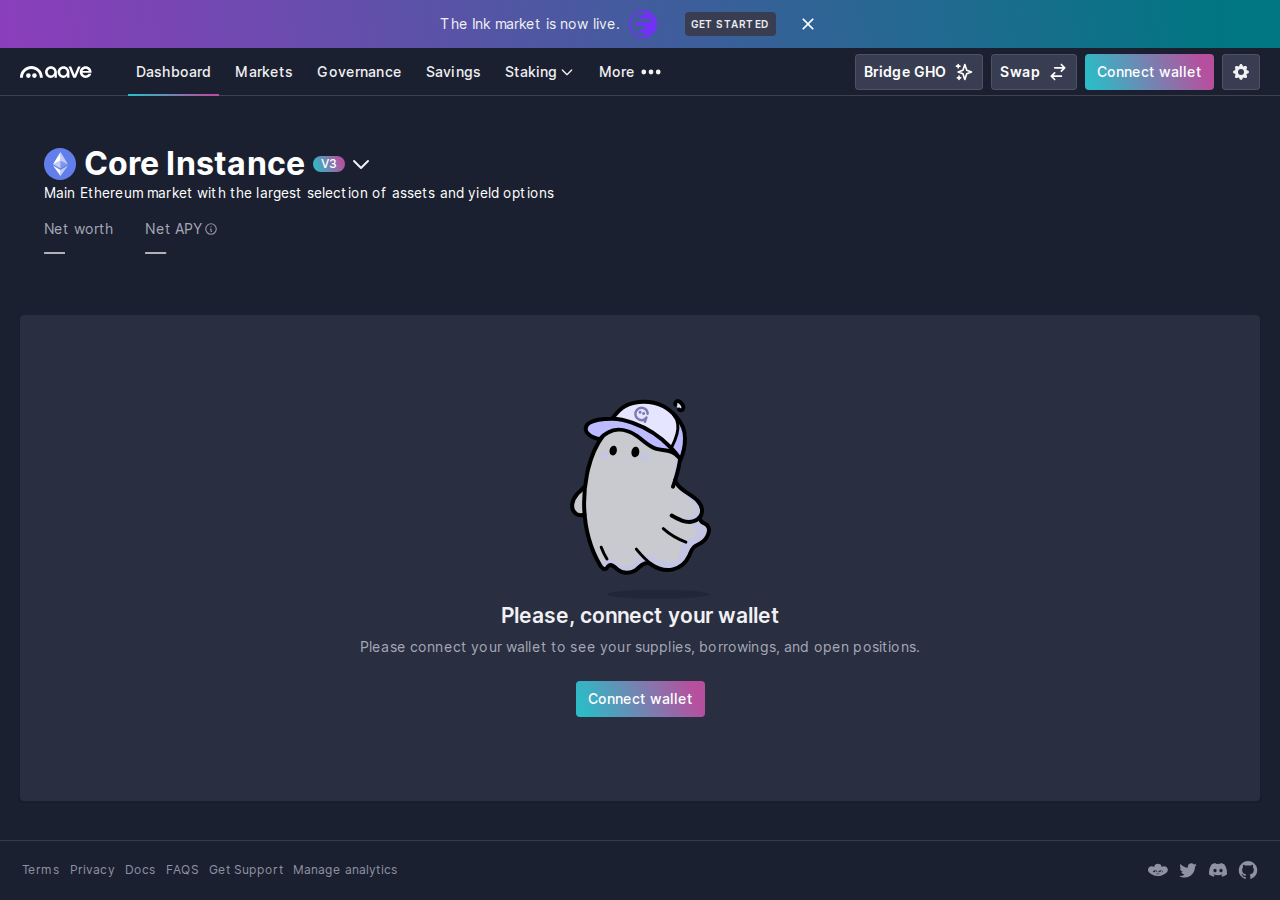
<file: app.html>
<!DOCTYPE html><html lang="en"><head><style data-emotion="css-global" data-s="">html { box-sizing: border-box; }
*, ::before, ::after { box-sizing: inherit; }
strong, b { font-weight: 700; }
body { margin: 0px; color: rgb(241, 241, 243); background-color: rgb(27, 32, 48); }
@media print {
  body { background-color: rgb(255, 255, 255); }
}
body::backdrop { background-color: rgb(27, 32, 48); }
body { font-family: Inter, Arial; font-weight: 400; font-size: 0.875rem; min-width: 375px; }
body > div:first-of-type { min-height: 100vh; display: flex; flex-direction: column; }</style><style data-emotion="css-global" data-s="">@keyframes mui-auto-fill {
0% { display: block; }
}
@keyframes mui-auto-fill {
0% { display: block; }
}
@keyframes mui-auto-fill-cancel {
0% { display: block; }
}
@keyframes mui-auto-fill-cancel {
0% { display: block; }
}</style><style data-emotion="css " data-s=""></style><style data-emotion="css" data-s="">.css-1co7b9 { flex-direction: column; width: 100%; box-sizing: border-box; flex-shrink: 0; position: static; background: linear-gradient(79.67deg, rgb(140, 62, 188) 0%, rgb(0, 119, 130) 95.82%); display: flex; -moz-box-align: center; align-items: center; -moz-box-pack: justify; justify-content: space-between; border-radius: 0px; }
.css-1cirdo8 { color: rgb(241, 241, 243); transition: box-shadow 300ms cubic-bezier(0.4, 0, 0.2, 1); box-shadow: rgba(0, 0, 0, 0.05) 0px 2px 1px, rgba(0, 0, 0, 0.25) 0px 0px 1px; flex-direction: column; width: 100%; box-sizing: border-box; flex-shrink: 0; position: static; background: linear-gradient(79.67deg, rgb(140, 62, 188) 0%, rgb(0, 119, 130) 95.82%); display: flex; -moz-box-align: center; align-items: center; -moz-box-pack: justify; justify-content: space-between; border-radius: 0px; }
.css-gzu4zw { position: relative; padding-left: 8px; padding-right: 8px; min-height: 48px; display: flex; -moz-box-pack: center; justify-content: center; -moz-box-align: center; align-items: center; width: 100%; }
@media (min-width: 760px) {
  .css-gzu4zw { padding-left: 12px; padding-right: 12px; }
}
.css-1tp6q3i { padding-right: 0px; }
.css-1l72w8m { margin: 0px; font-family: Inter, Arial; font-weight: 400; letter-spacing: 0.009375rem; line-height: 143%; font-size: 0.875rem; display: flex; align-content: center; -moz-box-align: center; align-items: center; }
.css-1wmrb7i { margin-right: 8px; width: 28px; height: 28px; position: relative; margin-left: 8px; }
.css-1igujgv { transition: background-color 250ms cubic-bezier(0.4, 0, 0.2, 1), box-shadow 250ms cubic-bezier(0.4, 0, 0.2, 1), border-color 250ms cubic-bezier(0.4, 0, 0.2, 1), color 250ms cubic-bezier(0.4, 0, 0.2, 1); box-shadow: none; border-radius: 4px; font-family: Inter, Arial; font-weight: 600; letter-spacing: 0.02875rem; line-height: 1.25rem; text-transform: uppercase; font-size: 0.625rem; padding: 0px 6px; min-width: 90px; margin-left: 20px; height: 24px; background: rgb(56, 61, 81); color: rgb(234, 235, 239); }
.css-1igujgv:hover { text-decoration: none; background-color: rgba(234, 235, 239, 0.08); }
@media (hover: none) {
  .css-1igujgv:hover { background-color: transparent; }
}
.css-1igujgv.Mui-disabled { color: rgba(235, 235, 239, 0.3); }
.css-1igujgv:hover { box-shadow: none; }
.css-1igujgv.Mui-focusVisible { box-shadow: none; }
.css-1igujgv:active { box-shadow: none; }
.css-1igujgv.Mui-disabled { box-shadow: none; }
.css-1r94sc2 { display: inline-flex; -moz-box-align: center; align-items: center; -moz-box-pack: center; justify-content: center; position: relative; box-sizing: border-box; outline: 0px; border: 0px; margin: 0px 0px 0px 20px; cursor: pointer; user-select: none; vertical-align: middle; appearance: none; text-decoration: none; transition: background-color 250ms cubic-bezier(0.4, 0, 0.2, 1), box-shadow 250ms cubic-bezier(0.4, 0, 0.2, 1), border-color 250ms cubic-bezier(0.4, 0, 0.2, 1), color 250ms cubic-bezier(0.4, 0, 0.2, 1); box-shadow: none; border-radius: 4px; font-family: Inter, Arial; font-weight: 600; letter-spacing: 0.02875rem; line-height: 1.25rem; text-transform: uppercase; font-size: 0.625rem; padding: 0px 6px; min-width: 90px; height: 24px; background: rgb(56, 61, 81); color: rgb(234, 235, 239); }
.css-1r94sc2.Mui-disabled { pointer-events: none; cursor: default; }
@media print {
  .css-1r94sc2 { print-color-adjust: exact; }
}
.css-1r94sc2:hover { text-decoration: none; background-color: rgba(234, 235, 239, 0.08); }
@media (hover: none) {
  .css-1r94sc2:hover { background-color: transparent; }
}
.css-1r94sc2.Mui-disabled { color: rgba(235, 235, 239, 0.3); }
.css-1r94sc2:hover { box-shadow: none; }
.css-1r94sc2.Mui-focusVisible { box-shadow: none; }
.css-1r94sc2:active { box-shadow: none; }
.css-1r94sc2.Mui-disabled { box-shadow: none; }
.css-smov5d { min-width: 64px; transition: background-color 250ms cubic-bezier(0.4, 0, 0.2, 1), box-shadow 250ms cubic-bezier(0.4, 0, 0.2, 1), border-color 250ms cubic-bezier(0.4, 0, 0.2, 1), color 250ms cubic-bezier(0.4, 0, 0.2, 1); box-shadow: none; border-radius: 4px; font-family: Inter, Arial; font-weight: 500; line-height: 1.5rem; font-size: 0.875rem; padding: 6px 0px 6px 12px; color: white; }
.css-smov5d:hover { text-decoration: none; background-color: rgba(234, 235, 239, 0.08); }
@media (hover: none) {
  .css-smov5d:hover { background-color: transparent; }
}
.css-smov5d.Mui-disabled { color: rgba(235, 235, 239, 0.3); }
.css-smov5d:hover { box-shadow: none; }
.css-smov5d.Mui-focusVisible { box-shadow: none; }
.css-smov5d:active { box-shadow: none; }
.css-smov5d.Mui-disabled { box-shadow: none; }
.css-126tt2d { display: inline-flex; -moz-box-align: center; align-items: center; -moz-box-pack: center; justify-content: center; position: relative; box-sizing: border-box; background-color: transparent; outline: 0px; border: 0px; margin: 0px; cursor: pointer; user-select: none; vertical-align: middle; appearance: none; text-decoration: none; min-width: 64px; transition: background-color 250ms cubic-bezier(0.4, 0, 0.2, 1), box-shadow 250ms cubic-bezier(0.4, 0, 0.2, 1), border-color 250ms cubic-bezier(0.4, 0, 0.2, 1), color 250ms cubic-bezier(0.4, 0, 0.2, 1); box-shadow: none; border-radius: 4px; font-family: Inter, Arial; font-weight: 500; line-height: 1.5rem; font-size: 0.875rem; padding: 6px 0px 6px 12px; color: white; }
.css-126tt2d.Mui-disabled { pointer-events: none; cursor: default; }
@media print {
  .css-126tt2d { print-color-adjust: exact; }
}
.css-126tt2d:hover { text-decoration: none; background-color: rgba(234, 235, 239, 0.08); }
@media (hover: none) {
  .css-126tt2d:hover { background-color: transparent; }
}
.css-126tt2d.Mui-disabled { color: rgba(235, 235, 239, 0.3); }
.css-126tt2d:hover { box-shadow: none; }
.css-126tt2d.Mui-focusVisible { box-shadow: none; }
.css-126tt2d:active { box-shadow: none; }
.css-126tt2d.Mui-disabled { box-shadow: none; }
.css-1l6c7y9 { display: inherit; margin-right: 8px; margin-left: -4px; }
.css-1l6c7y9 > :nth-of-type(1) { font-size: 20px; }
.css-10dohqv { user-select: none; width: 1em; height: 1em; display: inline-block; fill: currentcolor; flex-shrink: 0; transition: fill 200ms cubic-bezier(0.4, 0, 0.2, 1); font-size: 1.5rem; }
.css-kp1w4j { height: 48px; position: sticky; top: 0px; transition: top 300ms cubic-bezier(0.4, 0, 0.2, 1); z-index: 1100; background-color: rgb(27, 32, 48); display: flex; -moz-box-align: center; align-items: center; box-shadow: rgba(242, 243, 247, 0.16) 0px -1px 0px inset; }
@media (min-width: 0px) {
  .css-kp1w4j { padding: 8px 8px 8px 20px; }
}
@media (min-width: 640px) {
  .css-kp1w4j { padding: 8px 20px; }
}
.css-142agrv { line-height: 0; margin-right: 12px; transition: 0.3s; }
.css-142agrv:hover { opacity: 0.7; }
.css-1p8it9z { text-decoration: none; line-height: 0; margin-right: 12px; transition: 0.3s; }
.css-1p8it9z:hover { opacity: 0.7; }
.css-1ajeowl { margin: 0px 12px 0px 0px; font-family: Inter, Arial; font-weight: 400; letter-spacing: 0.009375rem; font-size: 0.875rem; color: rgb(234, 235, 239); text-decoration: none; line-height: 0; transition: 0.3s; }
.css-1ajeowl:hover { opacity: 0.7; }
.css-1gux690 { margin: 0px 12px 0px 0px; font-family: Inter, Arial; font-weight: 400; letter-spacing: 0.009375rem; font-size: 0.875rem; color: rgb(234, 235, 239); text-decoration: none; line-height: 0; transition: 0.3s; }
.css-1gux690:hover { opacity: 0.7; }
.css-5hicrt { margin-right: 12px; }
@media (min-width: 0px) {
  .css-1me2gch { display: none; }
}
@media (min-width: 960px) {
  .css-1me2gch { display: block; }
}
.css-1dvha5n { list-style: none; margin: 0px; padding: 0px; position: relative; display: flex; }
.css-1dvha5n .MuiMenuItem-root + .MuiDivider-root, .css-1dvha5n .MuiDivider-root { margin-top: 4px; margin-bottom: 4px; }
@media (min-width: 0px) {
  .css-1dvha5n { align-items: flex-start; flex-direction: column; }
}
@media (min-width: 960px) {
  .css-1dvha5n { -moz-box-align: center; align-items: center; flex-direction: row; }
}
.css-yewinh { display: flex; -moz-box-pack: start; justify-content: flex-start; -moz-box-align: center; align-items: center; position: relative; text-decoration: none; width: 100%; box-sizing: border-box; text-align: left; }
.css-yewinh.Mui-focusVisible { background-color: rgba(235, 235, 239, 0.12); }
.css-yewinh.Mui-selected { background-color: rgba(234, 235, 239, 0.16); }
.css-yewinh.Mui-selected.Mui-focusVisible { background-color: rgba(234, 235, 239, 0.28); }
.css-yewinh.Mui-disabled { opacity: 0.38; }
@media (min-width: 0px) {
  .css-yewinh { width: 100%; margin-right: 0px; }
}
@media (min-width: 960px) {
  .css-yewinh { width: unset; margin-right: 8px; }
}
.css-o1kmt6 { min-width: 64px; transition: background-color 250ms cubic-bezier(0.4, 0, 0.2, 1), box-shadow 250ms cubic-bezier(0.4, 0, 0.2, 1), border-color 250ms cubic-bezier(0.4, 0, 0.2, 1), color 250ms cubic-bezier(0.4, 0, 0.2, 1); box-shadow: none; border-radius: 4px; font-family: Inter, Arial; font-weight: 500; line-height: 1.5rem; font-size: 0.875rem; color: rgb(241, 241, 243); padding: 6px 8px; position: relative; }
.css-o1kmt6:hover { text-decoration: none; background-color: rgba(234, 235, 239, 0.08); }
@media (hover: none) {
  .css-o1kmt6:hover { background-color: transparent; }
}
.css-o1kmt6.Mui-disabled { color: rgba(235, 235, 239, 0.3); }
.css-o1kmt6:hover { box-shadow: none; }
.css-o1kmt6.Mui-focusVisible { box-shadow: none; }
.css-o1kmt6:active { box-shadow: none; }
.css-o1kmt6.Mui-disabled { box-shadow: none; }
.active.css-o1kmt6::after, .css-o1kmt6:hover.css-o1kmt6::after { transform: scaleX(1); transform-origin: left bottom 0px; }
.css-o1kmt6::after { content: ""; position: absolute; width: 100%; transform: scaleX(0); height: 2px; bottom: -6px; left: 0px; background: linear-gradient(248.86deg, rgb(182, 80, 158) 10.51%, rgb(46, 186, 198) 93.41%); transform-origin: right bottom 0px; transition: transform 0.25s ease-out; }
.css-g5yq6m { display: inline-flex; -moz-box-align: center; align-items: center; -moz-box-pack: center; justify-content: center; box-sizing: border-box; background-color: transparent; outline: 0px; border: 0px; margin: 0px; cursor: pointer; user-select: none; vertical-align: middle; appearance: none; text-decoration: none; min-width: 64px; transition: background-color 250ms cubic-bezier(0.4, 0, 0.2, 1), box-shadow 250ms cubic-bezier(0.4, 0, 0.2, 1), border-color 250ms cubic-bezier(0.4, 0, 0.2, 1), color 250ms cubic-bezier(0.4, 0, 0.2, 1); box-shadow: none; border-radius: 4px; font-family: Inter, Arial; font-weight: 500; line-height: 1.5rem; font-size: 0.875rem; color: rgb(241, 241, 243); padding: 6px 8px; position: relative; }
.css-g5yq6m.Mui-disabled { pointer-events: none; cursor: default; }
@media print {
  .css-g5yq6m { print-color-adjust: exact; }
}
.css-g5yq6m:hover { text-decoration: none; background-color: rgba(234, 235, 239, 0.08); }
@media (hover: none) {
  .css-g5yq6m:hover { background-color: transparent; }
}
.css-g5yq6m.Mui-disabled { color: rgba(235, 235, 239, 0.3); }
.css-g5yq6m:hover { box-shadow: none; }
.css-g5yq6m.Mui-focusVisible { box-shadow: none; }
.css-g5yq6m:active { box-shadow: none; }
.css-g5yq6m.Mui-disabled { box-shadow: none; }
.active.css-g5yq6m::after, .css-g5yq6m:hover.css-g5yq6m::after { transform: scaleX(1); transform-origin: left bottom 0px; }
.css-g5yq6m::after { content: ""; position: absolute; width: 100%; transform: scaleX(0); height: 2px; bottom: -6px; left: 0px; background: linear-gradient(248.86deg, rgb(182, 80, 158) 10.51%, rgb(46, 186, 198) 93.41%); transform-origin: right bottom 0px; transition: transform 0.25s ease-out; }
.css-16gsiog { display: inline-flex; -moz-box-align: center; align-items: center; -moz-box-pack: center; justify-content: center; box-sizing: border-box; background-color: transparent; outline: 0px; border: 0px; margin: 0px; cursor: pointer; user-select: none; vertical-align: middle; appearance: none; text-decoration: none; min-width: 64px; transition: background-color 250ms cubic-bezier(0.4, 0, 0.2, 1), box-shadow 250ms cubic-bezier(0.4, 0, 0.2, 1), border-color 250ms cubic-bezier(0.4, 0, 0.2, 1), color 250ms cubic-bezier(0.4, 0, 0.2, 1); box-shadow: none; border-radius: 4px; font-family: Inter, Arial; font-weight: 500; line-height: 1.5rem; font-size: 0.875rem; color: rgb(241, 241, 243); padding: 6px 8px; position: relative; }
.css-16gsiog.Mui-disabled { pointer-events: none; cursor: default; }
@media print {
  .css-16gsiog { print-color-adjust: exact; }
}
.css-16gsiog:hover { text-decoration: none; background-color: rgba(234, 235, 239, 0.08); }
@media (hover: none) {
  .css-16gsiog:hover { background-color: transparent; }
}
.css-16gsiog.Mui-disabled { color: rgba(235, 235, 239, 0.3); }
.css-16gsiog:hover { box-shadow: none; }
.css-16gsiog.Mui-focusVisible { box-shadow: none; }
.css-16gsiog:active { box-shadow: none; }
.css-16gsiog.Mui-disabled { box-shadow: none; }
.active.css-16gsiog::after, .css-16gsiog:hover.css-16gsiog::after { transform: scaleX(1); transform-origin: left bottom 0px; }
.css-16gsiog::after { content: ""; position: absolute; width: 100%; transform: scaleX(0); height: 2px; bottom: -6px; left: 0px; background: linear-gradient(248.86deg, rgb(182, 80, 158) 10.51%, rgb(46, 186, 198) 93.41%); transform-origin: right bottom 0px; transition: transform 0.25s ease-out; }
.css-1rwvv0s { letter-spacing: 0.009375rem; display: inline-flex; -moz-box-align: center; align-items: center; -moz-box-pack: center; justify-content: center; box-sizing: border-box; background-color: transparent; outline: 0px; border: 0px; margin: 0px; cursor: pointer; user-select: none; vertical-align: middle; appearance: none; text-decoration: none; min-width: 64px; transition: background-color 250ms cubic-bezier(0.4, 0, 0.2, 1), box-shadow 250ms cubic-bezier(0.4, 0, 0.2, 1), border-color 250ms cubic-bezier(0.4, 0, 0.2, 1), color 250ms cubic-bezier(0.4, 0, 0.2, 1); box-shadow: none; border-radius: 4px; font-family: Inter, Arial; font-weight: 500; line-height: 1.5rem; font-size: 0.875rem; color: rgb(241, 241, 243); padding: 6px 8px; position: relative; }
.css-1rwvv0s.Mui-disabled { pointer-events: none; cursor: default; }
@media print {
  .css-1rwvv0s { print-color-adjust: exact; }
}
.css-1rwvv0s:hover { text-decoration: none; background-color: rgba(234, 235, 239, 0.08); }
@media (hover: none) {
  .css-1rwvv0s:hover { background-color: transparent; }
}
.css-1rwvv0s.Mui-disabled { color: rgba(235, 235, 239, 0.3); }
.css-1rwvv0s:hover { box-shadow: none; }
.css-1rwvv0s.Mui-focusVisible { box-shadow: none; }
.css-1rwvv0s:active { box-shadow: none; }
.css-1rwvv0s.Mui-disabled { box-shadow: none; }
.active.css-1rwvv0s::after, .css-1rwvv0s:hover.css-1rwvv0s::after { transform: scaleX(1); transform-origin: left bottom 0px; }
.css-1rwvv0s::after { content: ""; position: absolute; width: 100%; transform: scaleX(0); height: 2px; bottom: -6px; left: 0px; background: linear-gradient(248.86deg, rgb(182, 80, 158) 10.51%, rgb(46, 186, 198) 93.41%); transform-origin: right bottom 0px; transition: transform 0.25s ease-out; }
.css-3y5xw2 { letter-spacing: 0.009375rem; display: inline-flex; -moz-box-align: center; align-items: center; -moz-box-pack: center; justify-content: center; box-sizing: border-box; background-color: transparent; outline: 0px; border: 0px; margin: 0px; cursor: pointer; user-select: none; vertical-align: middle; appearance: none; text-decoration: none; min-width: 64px; transition: background-color 250ms cubic-bezier(0.4, 0, 0.2, 1), box-shadow 250ms cubic-bezier(0.4, 0, 0.2, 1), border-color 250ms cubic-bezier(0.4, 0, 0.2, 1), color 250ms cubic-bezier(0.4, 0, 0.2, 1); box-shadow: none; border-radius: 4px; font-family: Inter, Arial; font-weight: 500; line-height: 1.5rem; font-size: 0.875rem; color: rgb(241, 241, 243); padding: 6px 8px; position: relative; }
.css-3y5xw2.Mui-disabled { pointer-events: none; cursor: default; }
@media print {
  .css-3y5xw2 { print-color-adjust: exact; }
}
.css-3y5xw2:hover { text-decoration: none; background-color: rgba(234, 235, 239, 0.08); }
@media (hover: none) {
  .css-3y5xw2:hover { background-color: transparent; }
}
.css-3y5xw2.Mui-disabled { color: rgba(235, 235, 239, 0.3); }
.css-3y5xw2:hover { box-shadow: none; }
.css-3y5xw2.Mui-focusVisible { box-shadow: none; }
.css-3y5xw2:active { box-shadow: none; }
.css-3y5xw2.Mui-disabled { box-shadow: none; }
.active.css-3y5xw2::after, .css-3y5xw2:hover.css-3y5xw2::after { transform: scaleX(1); transform-origin: left bottom 0px; }
.css-3y5xw2::after { content: ""; position: absolute; width: 100%; transform: scaleX(0); height: 2px; bottom: -6px; left: 0px; background: linear-gradient(248.86deg, rgb(182, 80, 158) 10.51%, rgb(46, 186, 198) 93.41%); transform-origin: right bottom 0px; transition: transform 0.25s ease-out; }
.css-16sp9pc { user-select: none; width: 1em; height: 1em; display: inline-block; fill: currentcolor; flex-shrink: 0; margin-left: 2px; font-size: 16px; transform: rotate(0deg); transition: transform 0.2s ease-in-out; }
.css-aueg8h .MuiPaper-root { background-color: rgb(41, 46, 65); border: 1px solid rgba(235, 235, 239, 0.08); }
.css-nikzaa .MuiPaper-root { background-color: rgb(41, 46, 65); border: 1px solid rgba(235, 235, 239, 0.08); }
.css-8gmvqi { display: flex; -moz-box-pack: start; justify-content: flex-start; -moz-box-align: center; align-items: center; position: relative; text-decoration: none; box-sizing: border-box; text-align: left; width: unset; }
.css-8gmvqi.Mui-focusVisible { background-color: rgba(235, 235, 239, 0.12); }
.css-8gmvqi.Mui-selected { background-color: rgba(234, 235, 239, 0.16); }
.css-8gmvqi.Mui-selected.Mui-focusVisible { background-color: rgba(234, 235, 239, 0.28); }
.css-8gmvqi.Mui-disabled { opacity: 0.38; }
@media (min-width: 0px) {
  .css-8gmvqi { display: none; }
}
@media (min-width: 960px) {
  .css-8gmvqi { display: flex; }
}
.css-1rq4b5v { transition: background-color 250ms cubic-bezier(0.4, 0, 0.2, 1), box-shadow 250ms cubic-bezier(0.4, 0, 0.2, 1), border-color 250ms cubic-bezier(0.4, 0, 0.2, 1), color 250ms cubic-bezier(0.4, 0, 0.2, 1); box-shadow: none; border-radius: 4px; font-family: Inter, Arial; font-weight: 500; line-height: 1.5rem; font-size: 0.875rem; color: rgb(241, 241, 243); min-width: unset; padding: 6px 8px; }
.css-1rq4b5v:hover { text-decoration: none; background-color: rgba(234, 235, 239, 0.08); }
@media (hover: none) {
  .css-1rq4b5v:hover { background-color: transparent; }
}
.css-1rq4b5v.Mui-disabled { color: rgba(235, 235, 239, 0.3); }
.css-1rq4b5v:hover { box-shadow: none; }
.css-1rq4b5v.Mui-focusVisible { box-shadow: none; }
.css-1rq4b5v:active { box-shadow: none; }
.css-1rq4b5v.Mui-disabled { box-shadow: none; }
.css-1rq4b5v:hover { background-color: rgba(250, 251, 252, 0.08); }
.css-enszjw { display: inline-flex; -moz-box-align: center; align-items: center; -moz-box-pack: center; justify-content: center; position: relative; box-sizing: border-box; background-color: transparent; outline: 0px; border: 0px; margin: 0px; cursor: pointer; user-select: none; vertical-align: middle; appearance: none; text-decoration: none; transition: background-color 250ms cubic-bezier(0.4, 0, 0.2, 1), box-shadow 250ms cubic-bezier(0.4, 0, 0.2, 1), border-color 250ms cubic-bezier(0.4, 0, 0.2, 1), color 250ms cubic-bezier(0.4, 0, 0.2, 1); box-shadow: none; border-radius: 4px; font-family: Inter, Arial; font-weight: 500; line-height: 1.5rem; font-size: 0.875rem; color: rgb(241, 241, 243); min-width: unset; padding: 6px 8px; }
.css-enszjw.Mui-disabled { pointer-events: none; cursor: default; }
@media print {
  .css-enszjw { print-color-adjust: exact; }
}
.css-enszjw:hover { text-decoration: none; background-color: rgba(234, 235, 239, 0.08); }
@media (hover: none) {
  .css-enszjw:hover { background-color: transparent; }
}
.css-enszjw.Mui-disabled { color: rgba(235, 235, 239, 0.3); }
.css-enszjw:hover { box-shadow: none; }
.css-enszjw.Mui-focusVisible { box-shadow: none; }
.css-enszjw:active { box-shadow: none; }
.css-enszjw.Mui-disabled { box-shadow: none; }
.css-enszjw:hover { background-color: rgba(250, 251, 252, 0.08); }
.css-y0zxrm { user-select: none; width: 1em; height: 1em; display: inline-block; fill: currentcolor; flex-shrink: 0; transition: fill 200ms cubic-bezier(0.4, 0, 0.2, 1); font-size: 1.5rem; margin-left: 4px; }
.css-i9gxme { -moz-box-flex: 1; flex-grow: 1; }
.css-bk9pr5 { transition: background-color 250ms cubic-bezier(0.4, 0, 0.2, 1), box-shadow 250ms cubic-bezier(0.4, 0, 0.2, 1), border-color 250ms cubic-bezier(0.4, 0, 0.2, 1), color 250ms cubic-bezier(0.4, 0, 0.2, 1); box-shadow: none; border-radius: 4px; font-family: Inter, Arial; font-weight: 500; line-height: 1.5rem; font-size: 0.875rem; color: rgb(255, 255, 255); border: 1px solid rgba(235, 235, 237, 0.12); background-color: rgb(56, 61, 81); padding: 7px 8px; min-width: unset; margin-left: 8px; }
.css-bk9pr5:hover { text-decoration: none; background-color: rgba(241, 241, 243, 0.08); }
@media (hover: none) {
  .css-bk9pr5:hover { background-color: transparent; }
}
.css-bk9pr5.Mui-disabled { color: rgba(235, 235, 239, 0.3); }
.css-bk9pr5:hover { box-shadow: none; }
.css-bk9pr5.Mui-focusVisible { box-shadow: none; }
.css-bk9pr5:active { box-shadow: none; }
.css-bk9pr5.Mui-disabled { box-shadow: none; }
.css-bk9pr5:hover, .css-bk9pr5.Mui-focusVisible { background-color: rgb(27, 32, 48); }
.css-17sgboj { display: inline-flex; -moz-box-align: center; align-items: center; -moz-box-pack: center; justify-content: center; position: relative; box-sizing: border-box; outline: 0px; margin: 0px 0px 0px 8px; cursor: pointer; user-select: none; vertical-align: middle; appearance: none; text-decoration: none; transition: background-color 250ms cubic-bezier(0.4, 0, 0.2, 1), box-shadow 250ms cubic-bezier(0.4, 0, 0.2, 1), border-color 250ms cubic-bezier(0.4, 0, 0.2, 1), color 250ms cubic-bezier(0.4, 0, 0.2, 1); box-shadow: none; border-radius: 4px; font-family: Inter, Arial; font-weight: 500; line-height: 1.5rem; font-size: 0.875rem; color: rgb(255, 255, 255); border: 1px solid rgba(235, 235, 237, 0.12); background-color: rgb(56, 61, 81); padding: 7px 8px; min-width: unset; }
.css-17sgboj.Mui-disabled { pointer-events: none; cursor: default; }
@media print {
  .css-17sgboj { print-color-adjust: exact; }
}
.css-17sgboj:hover { text-decoration: none; background-color: rgba(241, 241, 243, 0.08); }
@media (hover: none) {
  .css-17sgboj:hover { background-color: transparent; }
}
.css-17sgboj.Mui-disabled { color: rgba(235, 235, 239, 0.3); }
.css-17sgboj:hover { box-shadow: none; }
.css-17sgboj.Mui-focusVisible { box-shadow: none; }
.css-17sgboj:active { box-shadow: none; }
.css-17sgboj.Mui-disabled { box-shadow: none; }
.css-17sgboj:hover, .css-17sgboj.Mui-focusVisible { background-color: rgb(27, 32, 48); }
.css-q5q60p { user-select: none; width: 1em; height: 1em; display: inline-block; fill: currentcolor; flex-shrink: 0; transition: fill 200ms cubic-bezier(0.4, 0, 0.2, 1); font-size: 1.25rem; color: rgb(241, 241, 243); }
.css-1tu4aee .MuiMenuItem-root.Mui-disabled { opacity: 1; }
.css-18dvzhc .MuiMenuItem-root.Mui-disabled { opacity: 1; }
@media (min-width: 0px) {
  .css-1100lx1 { display: flex; }
}
@media (min-width: 960px) {
  .css-1100lx1 { display: none; }
}
.css-1m2o9l0 { z-index: 1200; top: 48px; }
.css-b95f0i { display: flex; flex-direction: column; flex: 1 1 0%; }
.css-1e6kcma { background-color: rgb(27, 32, 48); color: rgb(241, 241, 243); }
@media (min-width: 0px) {
  .css-1e6kcma { padding-top: 40px; padding-bottom: 72px; }
}
@media (min-width: 960px) {
  .css-1e6kcma { padding-top: 48px; padding-bottom: 80px; }
}
@media (min-width: 1280px) {
  .css-1e6kcma { padding-bottom: 94px; }
}
@media (min-width: 1575px) {
  .css-1e6kcma { padding-bottom: 92px; }
}
@media (min-width: 1800px) {
  .css-1e6kcma { padding-bottom: 96px; }
}
.css-ycl373 { width: 100%; margin-left: auto; box-sizing: border-box; margin-right: auto; padding-left: 8px; padding-right: 8px; display: flex; flex-direction: column; flex: 1 1 0%; padding-bottom: 0px; }
@media (min-width: 760px) {
  .css-ycl373 { padding-left: 12px; padding-right: 12px; }
}
@media (min-width: 1280px) {
  .css-ycl373 { max-width: 1280px; }
}
@media (min-width: 0px) {
  .css-ycl373 { padding-left: 8px; padding-right: 8px; }
}
@media (min-width: 640px) {
  .css-ycl373 { padding-left: 20px; padding-right: 20px; }
}
@media (min-width: 760px) {
  .css-ycl373 { padding-left: 48px; padding-right: 48px; }
}
@media (min-width: 960px) {
  .css-ycl373 { padding-left: 96px; padding-right: 96px; }
}
@media (min-width: 1280px) {
  .css-ycl373 { padding-left: 20px; padding-right: 20px; }
}
@media (min-width: 1575px) {
  .css-ycl373 { max-width: unset; padding-left: 96px; padding-right: 96px; }
}
@media (min-width: 1800px) {
  .css-ycl373 { padding-left: 0px; padding-right: 0px; max-width: 1440px; }
}
@media (min-width: 0px) {
  .css-nkvznt { padding-left: 16px; padding-right: 16px; }
}
@media (min-width: 640px) {
  .css-nkvznt { padding-left: 24px; padding-right: 24px; }
}
.css-70qvj9 { display: flex; -moz-box-align: center; align-items: center; }
.css-1czjwln { display: flex; margin-bottom: 16px; }
@media (min-width: 0px) {
  .css-1czjwln { align-items: flex-start; flex-direction: column; }
}
@media (min-width: 640px) {
  .css-1czjwln { -moz-box-align: center; align-items: center; flex-direction: row; }
}
.css-fz9rb7 { display: flex; align-items: flex-start; flex-wrap: wrap; margin-bottom: 0px; -moz-box-pack: justify; justify-content: space-between; width: 100%; }
.css-83r7ag { display: flex; align-items: flex-start; flex-wrap: wrap; }
.css-115cb67 { margin-right: 8px; }
.css-115cb67 .MuiOutlinedInput-notchedOutline { border: medium; }
.css-1s2gcw8 { display: inline-flex; flex-direction: column; position: relative; min-width: 0px; padding: 0px; margin: 0px 8px 0px 0px; border: 0px; vertical-align: top; }
.css-1s2gcw8 .MuiOutlinedInput-notchedOutline { border: medium; }
.css-1ypy5va { color: rgb(241, 241, 243); line-height: 1.4375em; box-sizing: border-box; cursor: text; display: inline-flex; -moz-box-align: center; align-items: center; position: relative; border-radius: 6px; border-color: rgba(235, 235, 239, 0.08); }
.css-1ypy5va.Mui-disabled { color: rgb(98, 103, 123); cursor: default; }
.css-1ypy5va:hover .MuiOutlinedInput-notchedOutline { border-color: rgb(241, 241, 243); }
@media (hover: none) {
  .css-1ypy5va:hover .MuiOutlinedInput-notchedOutline { border-color: rgba(255, 255, 255, 0.23); }
}
.css-1ypy5va.Mui-focused .MuiOutlinedInput-notchedOutline { border-color: rgb(234, 235, 239); border-width: 2px; }
.css-1ypy5va.Mui-error .MuiOutlinedInput-notchedOutline { border-color: rgb(244, 67, 54); }
.css-1ypy5va.Mui-disabled .MuiOutlinedInput-notchedOutline { border-color: rgba(235, 235, 239, 0.3); }
.css-1ypy5va:hover .MuiOutlinedInput-notchedOutline { border-color: rgb(203, 205, 216); }
.css-1ypy5va.Mui-focused .MuiOutlinedInput-notchedOutline { border-color: rgb(203, 205, 216); }
.css-1ypy5va.MarketSwitcher__select .MuiSelect-outlined { padding-left: 0px; padding-top: 0px; padding-bottom: 0px; background-color: transparent !important; }
.css-1ypy5va .MuiSelect-icon { color: rgb(241, 241, 243); }
.css-wvdg9f { font: inherit; letter-spacing: inherit; color: currentcolor; border: 0px; box-sizing: content-box; background: none; height: 1.4375em; margin: 0px; display: block; min-width: 0px; width: 100%; animation-name: mui-auto-fill-cancel; animation-duration: 10ms; padding: 16.5px 14px; }
.css-wvdg9f::-webkit-input-placeholder { color: currentcolor; opacity: 0.5; transition: opacity 200ms cubic-bezier(0.4, 0, 0.2, 1); }
.css-wvdg9f::placeholder { color: currentcolor; opacity: 0.5; transition: opacity 200ms cubic-bezier(0.4, 0, 0.2, 1); }
.css-wvdg9f:focus { outline: 0px; }
.css-wvdg9f:invalid { box-shadow: none; }
.css-wvdg9f::-webkit-search-decoration { appearance: none; }
label[data-shrink="false"] + .MuiInputBase-formControl .css-wvdg9f::-webkit-input-placeholder { opacity: 0 !important; }
label[data-shrink="false"] + .MuiInputBase-formControl .css-wvdg9f::placeholder { opacity: 0 !important; }
label[data-shrink="false"] + .MuiInputBase-formControl .css-wvdg9f:focus::-webkit-input-placeholder { opacity: 0.5; }
label[data-shrink="false"] + .MuiInputBase-formControl .css-wvdg9f:focus::placeholder { opacity: 0.5; }
.css-wvdg9f.Mui-disabled { opacity: 1; -webkit-text-fill-color: rgb(98, 103, 123); }
.css-wvdg9f:autofill { animation-duration: 5000s; animation-name: mui-auto-fill; }
.css-wvdg9f:autofill { box-shadow: rgb(38, 103, 152) 0px 0px 0px 100px inset; -webkit-text-fill-color: rgb(255, 255, 255); caret-color: rgb(255, 255, 255); border-radius: inherit; }
.css-1dyf9qo { appearance: none; user-select: none; border-radius: 4px; cursor: pointer; font: inherit; letter-spacing: inherit; color: currentcolor; border: 0px; box-sizing: content-box; background: none; height: 1.4375em; margin: 0px; display: block; min-width: 0px; width: 100%; animation-name: mui-auto-fill-cancel; animation-duration: 10ms; padding: 16.5px 14px; }
.css-1dyf9qo:focus { border-radius: 4px; }
.css-1dyf9qo.Mui-disabled { cursor: default; }
.css-1dyf9qo[multiple] { height: auto; }
.css-1dyf9qo:not([multiple]) option, .css-1dyf9qo:not([multiple]) optgroup { background-color: rgb(41, 46, 65); }
.css-1dyf9qo.css-1dyf9qo.css-1dyf9qo { padding-right: 32px; }
.css-1dyf9qo.MuiSelect-select { height: auto; min-height: 1.4375em; text-overflow: ellipsis; white-space: nowrap; overflow: hidden; }
.css-1dyf9qo.MuiSelect-select { background-color: rgb(56, 61, 81); font-family: Inter, Arial; font-weight: 500; line-height: 1.5rem; font-size: 0.875rem; padding: 6px 12px; color: rgb(241, 241, 243); }
.css-1dyf9qo::-webkit-input-placeholder { color: currentcolor; opacity: 0.5; transition: opacity 200ms cubic-bezier(0.4, 0, 0.2, 1); }
.css-1dyf9qo::placeholder { color: currentcolor; opacity: 0.5; transition: opacity 200ms cubic-bezier(0.4, 0, 0.2, 1); }
.css-1dyf9qo:focus { outline: 0px; }
.css-1dyf9qo:invalid { box-shadow: none; }
.css-1dyf9qo::-webkit-search-decoration { appearance: none; }
label[data-shrink="false"] + .MuiInputBase-formControl .css-1dyf9qo::-webkit-input-placeholder { opacity: 0 !important; }
label[data-shrink="false"] + .MuiInputBase-formControl .css-1dyf9qo::placeholder { opacity: 0 !important; }
label[data-shrink="false"] + .MuiInputBase-formControl .css-1dyf9qo:focus::-webkit-input-placeholder { opacity: 0.5; }
label[data-shrink="false"] + .MuiInputBase-formControl .css-1dyf9qo:focus::placeholder { opacity: 0.5; }
.css-1dyf9qo.Mui-disabled { opacity: 1; -webkit-text-fill-color: rgb(98, 103, 123); }
.css-1dyf9qo:autofill { animation-duration: 5000s; animation-name: mui-auto-fill; }
.css-1dyf9qo:autofill { box-shadow: rgb(38, 103, 152) 0px 0px 0px 100px inset; -webkit-text-fill-color: rgb(255, 255, 255); caret-color: rgb(255, 255, 255); border-radius: inherit; }
.css-hjllk8 { margin-right: 8px; width: 32px; height: 32px; position: relative; }
.css-171onha { display: flex; -moz-box-align: center; align-items: center; gap: 4px; }
.css-15vg6gj { margin: 0px 4px 0px 0px; font-family: Inter, Arial; font-weight: 700; letter-spacing: 0.015625rem; line-height: 123.5%; font-size: 2rem; color: rgb(255, 255, 255); }
.css-1tgkox5 { color: rgb(255, 255, 255); padding-left: 8px; padding-right: 8px; border-radius: 12px; background: linear-gradient(248.86deg, rgb(182, 80, 158) 10.51%, rgb(46, 186, 198) 93.41%); display: flex; -moz-box-align: center; align-items: center; }
.css-my2x37 { margin: 0px; font-family: Inter, Arial; font-weight: 500; letter-spacing: 0.00625rem; line-height: 1rem; font-size: 0.75rem; }
.css-fo7h32 { user-select: none; width: 1em; height: 1em; display: inline-block; fill: currentcolor; flex-shrink: 0; transition: fill 200ms cubic-bezier(0.4, 0, 0.2, 1); font-size: 1.5rem; margin-left: 4px; color: rgb(241, 241, 243); }
.css-10qjsex { margin: 2px 0px 0px; font-family: Inter, Arial; font-weight: 400; letter-spacing: 0.009375rem; color: rgb(255, 255, 255); font-size: 0.85rem; overflow-wrap: break-word; white-space: normal; line-height: 1.3; max-width: 100%; }
.css-1k3x8v3 { bottom: 0px; left: 0px; position: absolute; opacity: 0; pointer-events: none; width: 100%; box-sizing: border-box; }
.css-dzdoo0 { position: absolute; right: 7px; top: calc(50% - 0.5em); pointer-events: none; color: rgba(235, 235, 239, 0.56); }
.css-dzdoo0.Mui-disabled { color: rgba(235, 235, 239, 0.3); }
.css-7z4qiw { border-color: rgba(255, 255, 255, 0.23); }
.css-nqlg3w { text-align: left; position: absolute; inset: -5px 0px 0px; margin: 0px; padding: 0px 8px; pointer-events: none; border-radius: inherit; border-style: solid; border-width: 1px; overflow: hidden; min-width: 0%; border-color: rgba(255, 255, 255, 0.23); }
.css-ihdtdm { float: unset; width: auto; overflow: hidden; padding: 0px; line-height: 11px; transition: width 150ms cubic-bezier(0, 0, 0.2, 1); }
.css-k7vncv { display: flex; align-items: flex-start; flex-wrap: wrap; width: 100%; }
@media (min-width: 0px) {
  .css-k7vncv { gap: 12px; }
}
@media (min-width: 640px) {
  .css-k7vncv { gap: 32px; }
}
.css-ltjh6b { display: flex; -moz-box-align: center; align-items: center; }
@media (min-width: 0px) {
  .css-ltjh6b { width: calc(50% - 12px); }
}
@media (min-width: 640px) {
  .css-ltjh6b { width: unset; }
}
.css-j7qwjs { display: flex; flex-direction: column; }
.css-18biwo { display: inline-flex; -moz-box-align: center; align-items: center; }
.css-1t8x1s2 { margin: 0px; font-family: Inter, Arial; font-weight: 400; letter-spacing: 0.009375rem; line-height: 143%; font-size: 0.875rem; color: rgb(165, 168, 182); }
.css-8j6qub { display: block; height: auto; margin-top: 0px; margin-bottom: 0px; transform-origin: 0px 55% 0px; border-radius: 4px / 6.7px; animation: 2s ease-in-out 0.5s infinite animation-c7515d; transform: unset; background: rgb(56, 61, 81); }
.css-8j6qub:empty::before { content: " "; }
@keyframes animation-c7515d {
0% { opacity: 1; }
50% { opacity: 0.4; }
100% { opacity: 1; }
}
@keyframes animation-c7515d {
0% { opacity: 1; }
50% { opacity: 0.4; }
100% { opacity: 1; }
}
.css-ulme3a { display: inline-flex; cursor: pointer; transition: 0.2s; }
.css-ulme3a:hover { opacity: 0.5; }
.css-ampwg9 { text-align: center; flex: 0 0 auto; font-size: 1.5rem; overflow: visible; color: rgba(235, 235, 239, 0.56); transition: background-color 150ms cubic-bezier(0.4, 0, 0.2, 1); display: flex; -moz-box-align: center; align-items: center; -moz-box-pack: center; justify-content: center; width: 14px; height: 14px; border-radius: 50%; padding: 0px; min-width: 0px; margin-left: 2px; }
.css-ampwg9:hover { background-color: rgba(235, 235, 239, 0.08); }
@media (hover: none) {
  .css-ampwg9:hover { background-color: transparent; }
}
.css-ampwg9.Mui-disabled { background-color: transparent; color: rgba(235, 235, 239, 0.3); }
.css-1osfq0k { position: relative; box-sizing: border-box; background-color: transparent; outline: 0px; border: 0px; margin: 0px 0px 0px 2px; cursor: pointer; user-select: none; vertical-align: middle; appearance: none; text-decoration: none; text-align: center; flex: 0 0 auto; font-size: 1.5rem; overflow: visible; color: rgba(235, 235, 239, 0.56); transition: background-color 150ms cubic-bezier(0.4, 0, 0.2, 1); display: flex; -moz-box-align: center; align-items: center; -moz-box-pack: center; justify-content: center; width: 14px; height: 14px; border-radius: 50%; padding: 0px; min-width: 0px; }
.css-1osfq0k.Mui-disabled { pointer-events: none; cursor: default; }
@media print {
  .css-1osfq0k { print-color-adjust: exact; }
}
.css-1osfq0k:hover { background-color: rgba(235, 235, 239, 0.08); }
@media (hover: none) {
  .css-1osfq0k:hover { background-color: transparent; }
}
.css-1osfq0k.Mui-disabled { background-color: transparent; color: rgba(235, 235, 239, 0.3); }
.css-jmow5f { user-select: none; width: 1em; height: 1em; display: inline-block; fill: currentcolor; flex-shrink: 0; transition: fill 200ms cubic-bezier(0.4, 0, 0.2, 1); font-size: 14px; color: rgb(142, 146, 163); border-radius: 50%; }
.css-jmow5f:hover { color: rgb(41, 182, 246); }
.css-s9ggwg { z-index: 1500; pointer-events: none; }
.css-s9ggwg[data-popper-placement*="bottom"] .MuiTooltip-arrow { top: 0px; margin-top: -0.71em; }
.css-s9ggwg[data-popper-placement*="bottom"] .MuiTooltip-arrow::before { transform-origin: 0px 100% 0px; }
.css-s9ggwg[data-popper-placement*="top"] .MuiTooltip-arrow { bottom: 0px; margin-bottom: -0.71em; }
.css-s9ggwg[data-popper-placement*="top"] .MuiTooltip-arrow::before { transform-origin: 100% 0px 0px; }
.css-s9ggwg[data-popper-placement*="right"] .MuiTooltip-arrow { left: 0px; margin-left: -0.71em; height: 1em; width: 0.71em; }
.css-s9ggwg[data-popper-placement*="right"] .MuiTooltip-arrow::before { transform-origin: 100% 100% 0px; }
.css-s9ggwg[data-popper-placement*="left"] .MuiTooltip-arrow { right: 0px; margin-right: -0.71em; height: 1em; width: 0.71em; }
.css-s9ggwg[data-popper-placement*="left"] .MuiTooltip-arrow::before { transform-origin: 0px 0px 0px; }
.css-l8ykd6 { z-index: 1500; pointer-events: none; }
.css-l8ykd6 .MuiTooltip-tooltip { color: rgb(241, 241, 243); background-color: rgb(41, 46, 65); padding: 0px; border-radius: 6px; box-shadow: rgba(0, 0, 0, 0.2) 0px 0px 2px, rgba(0, 0, 0, 0.1) 0px 2px 10px; max-width: 280px; }
.css-l8ykd6 .MuiTooltip-arrow { color: rgb(41, 46, 65); }
.css-l8ykd6 .MuiTooltip-arrow::before { box-shadow: rgba(0, 0, 0, 0.2) 0px 0px 2px, rgba(0, 0, 0, 0.1) 0px 2px 10px; }
.css-l8ykd6[data-popper-placement*="bottom"] .MuiTooltip-arrow { top: 0px; margin-top: -0.71em; }
.css-l8ykd6[data-popper-placement*="bottom"] .MuiTooltip-arrow::before { transform-origin: 0px 100% 0px; }
.css-l8ykd6[data-popper-placement*="top"] .MuiTooltip-arrow { bottom: 0px; margin-bottom: -0.71em; }
.css-l8ykd6[data-popper-placement*="top"] .MuiTooltip-arrow::before { transform-origin: 100% 0px 0px; }
.css-l8ykd6[data-popper-placement*="right"] .MuiTooltip-arrow { left: 0px; margin-left: -0.71em; height: 1em; width: 0.71em; }
.css-l8ykd6[data-popper-placement*="right"] .MuiTooltip-arrow::before { transform-origin: 100% 100% 0px; }
.css-l8ykd6[data-popper-placement*="left"] .MuiTooltip-arrow { right: 0px; margin-right: -0.71em; height: 1em; width: 0.71em; }
.css-l8ykd6[data-popper-placement*="left"] .MuiTooltip-arrow::before { transform-origin: 0px 0px 0px; }
.css-1ta9xnb { z-index: 1500; pointer-events: none; }
.css-1ta9xnb .MuiTooltip-tooltip { color: rgb(241, 241, 243); background-color: rgb(41, 46, 65); padding: 0px; border-radius: 6px; box-shadow: rgba(0, 0, 0, 0.2) 0px 0px 2px, rgba(0, 0, 0, 0.1) 0px 2px 10px; max-width: 280px; }
.css-1ta9xnb .MuiTooltip-arrow { color: rgb(41, 46, 65); }
.css-1ta9xnb .MuiTooltip-arrow::before { box-shadow: rgba(0, 0, 0, 0.2) 0px 0px 2px, rgba(0, 0, 0, 0.1) 0px 2px 10px; }
.css-1ta9xnb[data-popper-placement*="bottom"] .MuiTooltip-arrow { top: 0px; margin-top: -0.71em; }
.css-1ta9xnb[data-popper-placement*="bottom"] .MuiTooltip-arrow::before { transform-origin: 0px 100% 0px; }
.css-1ta9xnb[data-popper-placement*="top"] .MuiTooltip-arrow { bottom: 0px; margin-bottom: -0.71em; }
.css-1ta9xnb[data-popper-placement*="top"] .MuiTooltip-arrow::before { transform-origin: 100% 0px 0px; }
.css-1ta9xnb[data-popper-placement*="right"] .MuiTooltip-arrow { left: 0px; margin-left: -0.71em; height: 1em; width: 0.71em; }
.css-1ta9xnb[data-popper-placement*="right"] .MuiTooltip-arrow::before { transform-origin: 100% 100% 0px; }
.css-1ta9xnb[data-popper-placement*="left"] .MuiTooltip-arrow { right: 0px; margin-right: -0.71em; height: 1em; width: 0.71em; }
.css-1ta9xnb[data-popper-placement*="left"] .MuiTooltip-arrow::before { transform-origin: 0px 0px 0px; }
.css-159pi92 { display: flex; flex-direction: column; flex: 1 1 0%; }
@media (min-width: 0px) {
  .css-159pi92 { margin-top: -32px; }
}
@media (min-width: 1280px) {
  .css-159pi92 { margin-top: -46px; }
}
@media (min-width: 1575px) {
  .css-159pi92 { margin-top: -44px; }
}
@media (min-width: 1800px) {
  .css-159pi92 { margin-top: -48px; }
}
.css-1a8qn2o { width: 100%; margin-left: auto; box-sizing: border-box; margin-right: auto; padding-left: 8px; padding-right: 8px; display: flex; flex-direction: column; flex: 1 1 0%; padding-bottom: 39px; }
@media (min-width: 760px) {
  .css-1a8qn2o { padding-left: 12px; padding-right: 12px; }
}
@media (min-width: 1280px) {
  .css-1a8qn2o { max-width: 1280px; }
}
@media (min-width: 0px) {
  .css-1a8qn2o { padding-left: 8px; padding-right: 8px; }
}
@media (min-width: 640px) {
  .css-1a8qn2o { padding-left: 20px; padding-right: 20px; }
}
@media (min-width: 760px) {
  .css-1a8qn2o { padding-left: 48px; padding-right: 48px; }
}
@media (min-width: 960px) {
  .css-1a8qn2o { padding-left: 96px; padding-right: 96px; }
}
@media (min-width: 1280px) {
  .css-1a8qn2o { padding-left: 20px; padding-right: 20px; }
}
@media (min-width: 1575px) {
  .css-1a8qn2o { max-width: unset; padding-left: 96px; padding-right: 96px; }
}
@media (min-width: 1800px) {
  .css-1a8qn2o { padding-left: 0px; padding-right: 0px; max-width: 1440px; }
}
.css-17qu3ne { background-color: rgb(41, 46, 65); color: rgb(241, 241, 243); transition: box-shadow 300ms cubic-bezier(0.4, 0, 0.2, 1); border-radius: 4px; box-shadow: rgba(0, 0, 0, 0.05) 0px 2px 1px, rgba(0, 0, 0, 0.25) 0px 0px 1px; background-image: none; display: flex; flex-direction: column; -moz-box-align: center; align-items: center; -moz-box-pack: center; justify-content: center; text-align: center; padding: 16px; flex: 1 1 0%; }
.css-11zj654 { margin: 0px 0px 8px; font-family: Inter, Arial; font-weight: 600; letter-spacing: unset; line-height: 133.4%; font-size: 1.3125rem; }
.css-1p4wjs1 { margin: 0px 0px 24px; font-family: Inter, Arial; font-weight: 400; letter-spacing: 0.009375rem; line-height: 143%; font-size: 0.875rem; color: rgb(165, 168, 182); }
.css-103kn7e { display: flex; width: 100%; -moz-box-pack: justify; justify-content: space-between; -moz-box-align: center; align-items: center; gap: 22px; box-shadow: rgba(255, 255, 255, 0.12) 0px 1px 0px inset; }
@media (min-width: 0px) {
  .css-103kn7e { padding: 22px 0px 40px; flex-direction: column; }
}
@media (min-width: 640px) {
  .css-103kn7e { padding: 0px 22px 0px 40px; flex-direction: column; }
}
@media (min-width: 760px) {
  .css-103kn7e { padding: 20px 22px; flex-direction: row; }
}
.css-15zum9u { display: flex; gap: 10px; -moz-box-align: center; align-items: center; }
.css-43mqje { color: rgb(142, 146, 163); display: flex; -moz-box-align: center; align-items: center; }
.css-43mqje:hover { color: rgb(241, 241, 243); }
.css-gdpe9y { text-decoration: none; color: rgb(142, 146, 163); display: flex; -moz-box-align: center; align-items: center; }
.css-gdpe9y:hover { color: rgb(241, 241, 243); }
.css-tgjpic { margin: 0px; font-family: Inter, Arial; font-weight: 400; letter-spacing: 0.009375rem; line-height: 143%; font-size: 0.875rem; text-decoration: none; color: rgb(142, 146, 163); display: flex; -moz-box-align: center; align-items: center; }
.css-tgjpic:hover { color: rgb(241, 241, 243); }
.css-1o62gjw { margin: 0px; font-family: Inter, Arial; font-weight: 400; letter-spacing: 0.009375rem; line-height: 1rem; font-size: 0.75rem; }
.css-1poxqjx { margin: 0px; font-family: Inter, Arial; font-weight: 400; letter-spacing: 0.009375rem; line-height: 143%; font-size: 0.875rem; text-decoration: none; color: rgb(142, 146, 163); display: flex; -moz-box-align: center; align-items: center; }
.css-1poxqjx:hover { color: rgb(241, 241, 243); }
.css-qe1uop { user-select: none; width: 1em; height: 1em; display: inline-block; fill: currentcolor; flex-shrink: 0; transition: fill 200ms cubic-bezier(0.4, 0, 0.2, 1); font-size: 1.5rem; }
@media (min-width: 0px) {
  .css-qe1uop { font-size: 24px; }
}
@media (min-width: 640px) {
  .css-qe1uop { font-size: 24px; }
}
@media (min-width: 760px) {
  .css-qe1uop { font-size: 20px; }
}
.css-pwo8bk { text-decoration: none; color: rgb(41, 182, 246); }
.css-9ozxuc { margin: 0px; font-family: Inter, Arial; font-weight: 400; letter-spacing: 0.009375rem; line-height: 143%; font-size: 0.875rem; text-decoration: none; color: rgb(41, 182, 246); }
.css-1nkijli { margin: 0px; font-family: Inter, Arial; font-weight: 400; letter-spacing: 0.009375rem; line-height: 143%; font-size: 0.875rem; }
.css-1w611nc { position: fixed; z-index: 1300; inset: 0px; visibility: hidden; }
.css-1w611nc .MuiPaper-root { background-color: rgb(41, 46, 65); border: 1px solid rgba(235, 235, 239, 0.08); }
.css-1mbdz04 { z-index: -1; }
.css-esi9ax { position: fixed; display: flex; -moz-box-align: center; align-items: center; -moz-box-pack: center; justify-content: center; inset: 0px; background-color: transparent; z-index: -1; }
.css-uoqd8g { position: absolute; overflow: hidden auto; min-width: 16px; min-height: 16px; max-width: calc(100% - 32px); outline: 0px; max-height: calc(100% - 96px); }
.css-1tiw2lk { color: rgb(241, 241, 243); transition: box-shadow 300ms cubic-bezier(0.4, 0, 0.2, 1); border-radius: 4px; border: 1px solid rgba(235, 235, 239, 0.08); box-shadow: rgba(0, 0, 0, 0.2) 0px 0px 2px, rgba(0, 0, 0, 0.1) 0px 2px 10px; background: rgb(56, 61, 81); position: absolute; overflow: hidden auto; min-width: 16px; min-height: 16px; max-width: calc(100% - 32px); outline: 0px; max-height: calc(100% - 96px); }
.css-1jj07fx { outline: 0px; }
.css-rl9mto { list-style: none; margin: 0px; padding: 4px 0px; position: relative; outline: 0px; }
.css-rl9mto .MuiMenuItem-root + .MuiDivider-root, .css-rl9mto .MuiDivider-root { margin-top: 4px; margin-bottom: 4px; }
.css-20tl1e { display: flex; -moz-box-pack: start; justify-content: flex-start; -moz-box-align: center; align-items: center; position: relative; text-decoration: none; min-height: 48px; box-sizing: border-box; white-space: nowrap; padding: 12px 16px; min-width: 140px; }
.css-20tl1e:hover { text-decoration: none; background-color: rgba(235, 235, 239, 0.08); }
@media (hover: none) {
  .css-20tl1e:hover { background-color: transparent; }
}
.css-20tl1e.Mui-selected { background-color: rgba(234, 235, 239, 0.16); }
.css-20tl1e.Mui-selected.Mui-focusVisible { background-color: rgba(234, 235, 239, 0.28); }
.css-20tl1e.Mui-selected:hover { background-color: rgba(234, 235, 239, 0.24); }
@media (hover: none) {
  .css-20tl1e.Mui-selected:hover { background-color: rgba(234, 235, 239, 0.16); }
}
.css-20tl1e.Mui-focusVisible { background-color: rgba(235, 235, 239, 0.12); }
.css-20tl1e.Mui-disabled { opacity: 0.38; }
.css-20tl1e + .MuiDivider-root { margin-top: 4px; margin-bottom: 4px; }
.css-20tl1e + .MuiDivider-inset { margin-left: 52px; }
.css-20tl1e .MuiListItemText-root { margin-top: 0px; margin-bottom: 0px; }
.css-20tl1e .MuiListItemText-inset { padding-left: 36px; }
.css-20tl1e .MuiListItemIcon-root { min-width: 36px; }
@media (min-width: 760px) {
  .css-20tl1e { min-height: auto; }
}
.css-10m1voa { background-color: transparent; outline: 0px; border: 0px; margin: 0px; border-radius: 0px; cursor: pointer; user-select: none; vertical-align: middle; appearance: none; color: inherit; display: flex; -moz-box-pack: start; justify-content: flex-start; -moz-box-align: center; align-items: center; position: relative; text-decoration: none; min-height: 48px; box-sizing: border-box; white-space: nowrap; padding: 12px 16px; min-width: 140px; }
.css-10m1voa.Mui-disabled { pointer-events: none; cursor: default; }
@media print {
  .css-10m1voa { print-color-adjust: exact; }
}
.css-10m1voa:hover { text-decoration: none; background-color: rgba(235, 235, 239, 0.08); }
@media (hover: none) {
  .css-10m1voa:hover { background-color: transparent; }
}
.css-10m1voa.Mui-selected { background-color: rgba(234, 235, 239, 0.16); }
.css-10m1voa.Mui-selected.Mui-focusVisible { background-color: rgba(234, 235, 239, 0.28); }
.css-10m1voa.Mui-selected:hover { background-color: rgba(234, 235, 239, 0.24); }
@media (hover: none) {
  .css-10m1voa.Mui-selected:hover { background-color: rgba(234, 235, 239, 0.16); }
}
.css-10m1voa.Mui-focusVisible { background-color: rgba(235, 235, 239, 0.12); }
.css-10m1voa.Mui-disabled { opacity: 0.38; }
.css-10m1voa + .MuiDivider-root { margin-top: 4px; margin-bottom: 4px; }
.css-10m1voa + .MuiDivider-inset { margin-left: 52px; }
.css-10m1voa .MuiListItemText-root { margin-top: 0px; margin-bottom: 0px; }
.css-10m1voa .MuiListItemText-inset { padding-left: 36px; }
.css-10m1voa .MuiListItemIcon-root { min-width: 36px; }
@media (min-width: 760px) {
  .css-10m1voa { min-height: auto; }
}
.css-1e1lr2p { background-color: transparent; outline: 0px; border: 0px; margin: 0px; border-radius: 0px; cursor: pointer; user-select: none; vertical-align: middle; appearance: none; color: inherit; display: flex; -moz-box-pack: start; justify-content: flex-start; -moz-box-align: center; align-items: center; position: relative; text-decoration: none; min-height: 48px; box-sizing: border-box; white-space: nowrap; padding: 12px 16px; min-width: 140px; }
.css-1e1lr2p.Mui-disabled { pointer-events: none; cursor: default; }
@media print {
  .css-1e1lr2p { print-color-adjust: exact; }
}
.css-1e1lr2p:hover { text-decoration: none; background-color: rgba(235, 235, 239, 0.08); }
@media (hover: none) {
  .css-1e1lr2p:hover { background-color: transparent; }
}
.css-1e1lr2p.Mui-selected { background-color: rgba(234, 235, 239, 0.16); }
.css-1e1lr2p.Mui-selected.Mui-focusVisible { background-color: rgba(234, 235, 239, 0.28); }
.css-1e1lr2p.Mui-selected:hover { background-color: rgba(234, 235, 239, 0.24); }
@media (hover: none) {
  .css-1e1lr2p.Mui-selected:hover { background-color: rgba(234, 235, 239, 0.16); }
}
.css-1e1lr2p.Mui-focusVisible { background-color: rgba(235, 235, 239, 0.12); }
.css-1e1lr2p.Mui-disabled { opacity: 0.38; }
.css-1e1lr2p + .MuiDivider-root { margin-top: 4px; margin-bottom: 4px; }
.css-1e1lr2p + .MuiDivider-inset { margin-left: 52px; }
.css-1e1lr2p .MuiListItemText-root { margin-top: 0px; margin-bottom: 0px; }
.css-1e1lr2p .MuiListItemText-inset { padding-left: 36px; }
.css-1e1lr2p .MuiListItemIcon-root { min-width: 36px; }
@media (min-width: 760px) {
  .css-1e1lr2p { min-height: auto; }
}
.css-19289as { font-family: Inter, Arial; font-weight: 400; letter-spacing: 0.009375rem; line-height: 143%; font-size: 0.875rem; background-color: transparent; outline: 0px; border: 0px; margin: 0px; border-radius: 0px; cursor: pointer; user-select: none; vertical-align: middle; appearance: none; color: inherit; display: flex; -moz-box-pack: start; justify-content: flex-start; -moz-box-align: center; align-items: center; position: relative; text-decoration: none; min-height: 48px; box-sizing: border-box; white-space: nowrap; padding: 12px 16px; min-width: 140px; }
.css-19289as.Mui-disabled { pointer-events: none; cursor: default; }
@media print {
  .css-19289as { print-color-adjust: exact; }
}
.css-19289as:hover { text-decoration: none; background-color: rgba(235, 235, 239, 0.08); }
@media (hover: none) {
  .css-19289as:hover { background-color: transparent; }
}
.css-19289as.Mui-selected { background-color: rgba(234, 235, 239, 0.16); }
.css-19289as.Mui-selected.Mui-focusVisible { background-color: rgba(234, 235, 239, 0.28); }
.css-19289as.Mui-selected:hover { background-color: rgba(234, 235, 239, 0.24); }
@media (hover: none) {
  .css-19289as.Mui-selected:hover { background-color: rgba(234, 235, 239, 0.16); }
}
.css-19289as.Mui-focusVisible { background-color: rgba(235, 235, 239, 0.12); }
.css-19289as.Mui-disabled { opacity: 0.38; }
.css-19289as + .MuiDivider-root { margin-top: 4px; margin-bottom: 4px; }
.css-19289as + .MuiDivider-inset { margin-left: 52px; }
.css-19289as .MuiListItemText-root { margin-top: 0px; margin-bottom: 0px; }
.css-19289as .MuiListItemText-inset { padding-left: 36px; }
.css-19289as .MuiListItemIcon-root { min-width: 36px; }
@media (min-width: 760px) {
  .css-19289as { min-height: auto; }
}
.css-163k3hz { font-family: Inter, Arial; font-weight: 400; letter-spacing: 0.009375rem; line-height: 143%; font-size: 0.875rem; background-color: transparent; outline: 0px; border: 0px; margin: 0px; border-radius: 0px; cursor: pointer; user-select: none; vertical-align: middle; appearance: none; color: inherit; display: flex; -moz-box-pack: start; justify-content: flex-start; -moz-box-align: center; align-items: center; position: relative; text-decoration: none; min-height: 48px; box-sizing: border-box; white-space: nowrap; padding: 12px 16px; min-width: 140px; }
.css-163k3hz.Mui-disabled { pointer-events: none; cursor: default; }
@media print {
  .css-163k3hz { print-color-adjust: exact; }
}
.css-163k3hz:hover { text-decoration: none; background-color: rgba(235, 235, 239, 0.08); }
@media (hover: none) {
  .css-163k3hz:hover { background-color: transparent; }
}
.css-163k3hz.Mui-selected { background-color: rgba(234, 235, 239, 0.16); }
.css-163k3hz.Mui-selected.Mui-focusVisible { background-color: rgba(234, 235, 239, 0.28); }
.css-163k3hz.Mui-selected:hover { background-color: rgba(234, 235, 239, 0.24); }
@media (hover: none) {
  .css-163k3hz.Mui-selected:hover { background-color: rgba(234, 235, 239, 0.16); }
}
.css-163k3hz.Mui-focusVisible { background-color: rgba(235, 235, 239, 0.12); }
.css-163k3hz.Mui-disabled { opacity: 0.38; }
.css-163k3hz + .MuiDivider-root { margin-top: 4px; margin-bottom: 4px; }
.css-163k3hz + .MuiDivider-inset { margin-left: 52px; }
.css-163k3hz .MuiListItemText-root { margin-top: 0px; margin-bottom: 0px; }
.css-163k3hz .MuiListItemText-inset { padding-left: 36px; }
.css-163k3hz .MuiListItemIcon-root { min-width: 36px; }
@media (min-width: 760px) {
  .css-163k3hz { min-height: auto; }
}
.css-fu4g2f { margin: 0px; font-family: Inter, Arial; font-weight: 600; letter-spacing: 0.009375rem; line-height: 1.25rem; font-size: 0.875rem; }
.css-xuzscv { position: fixed; z-index: 1300; inset: 0px; visibility: hidden; }
.css-19aijy8 { display: flex; -moz-box-pack: start; justify-content: flex-start; -moz-box-align: center; align-items: center; position: relative; text-decoration: none; min-height: 48px; box-sizing: border-box; white-space: nowrap; border-bottom: 1px solid rgba(235, 235, 239, 0.08); background-clip: padding-box; padding: 12px 16px; }
.css-19aijy8:hover { text-decoration: none; background-color: rgba(235, 235, 239, 0.08); }
@media (hover: none) {
  .css-19aijy8:hover { background-color: transparent; }
}
.css-19aijy8.Mui-selected { background-color: rgba(234, 235, 239, 0.16); }
.css-19aijy8.Mui-selected.Mui-focusVisible { background-color: rgba(234, 235, 239, 0.28); }
.css-19aijy8.Mui-selected:hover { background-color: rgba(234, 235, 239, 0.24); }
@media (hover: none) {
  .css-19aijy8.Mui-selected:hover { background-color: rgba(234, 235, 239, 0.16); }
}
.css-19aijy8.Mui-focusVisible { background-color: rgba(235, 235, 239, 0.12); }
.css-19aijy8.Mui-disabled { opacity: 0.38; }
.css-19aijy8 + .MuiDivider-root { margin-top: 4px; margin-bottom: 4px; }
.css-19aijy8 + .MuiDivider-inset { margin-left: 52px; }
.css-19aijy8 .MuiListItemText-root { margin-top: 0px; margin-bottom: 0px; }
.css-19aijy8 .MuiListItemText-inset { padding-left: 36px; }
.css-19aijy8 .MuiListItemIcon-root { min-width: 36px; }
@media (min-width: 760px) {
  .css-19aijy8 { min-height: auto; }
}
.css-1gn43q6 { background-color: transparent; outline: 0px; border-width: 0px 0px 1px; border-style: none none solid; border-color: currentcolor currentcolor rgba(235, 235, 239, 0.08); border-image: none; margin: 0px; border-radius: 0px; cursor: pointer; user-select: none; vertical-align: middle; appearance: none; color: inherit; display: flex; -moz-box-pack: start; justify-content: flex-start; -moz-box-align: center; align-items: center; position: relative; text-decoration: none; min-height: 48px; box-sizing: border-box; white-space: nowrap; background-clip: padding-box; padding: 12px 16px; }
.css-1gn43q6.Mui-disabled { pointer-events: none; cursor: default; }
@media print {
  .css-1gn43q6 { print-color-adjust: exact; }
}
.css-1gn43q6:hover { text-decoration: none; background-color: rgba(235, 235, 239, 0.08); }
@media (hover: none) {
  .css-1gn43q6:hover { background-color: transparent; }
}
.css-1gn43q6.Mui-selected { background-color: rgba(234, 235, 239, 0.16); }
.css-1gn43q6.Mui-selected.Mui-focusVisible { background-color: rgba(234, 235, 239, 0.28); }
.css-1gn43q6.Mui-selected:hover { background-color: rgba(234, 235, 239, 0.24); }
@media (hover: none) {
  .css-1gn43q6.Mui-selected:hover { background-color: rgba(234, 235, 239, 0.16); }
}
.css-1gn43q6.Mui-focusVisible { background-color: rgba(235, 235, 239, 0.12); }
.css-1gn43q6.Mui-disabled { opacity: 0.38; }
.css-1gn43q6 + .MuiDivider-root { margin-top: 4px; margin-bottom: 4px; }
.css-1gn43q6 + .MuiDivider-inset { margin-left: 52px; }
.css-1gn43q6 .MuiListItemText-root { margin-top: 0px; margin-bottom: 0px; }
.css-1gn43q6 .MuiListItemText-inset { padding-left: 36px; }
.css-1gn43q6 .MuiListItemIcon-root { min-width: 36px; }
@media (min-width: 760px) {
  .css-1gn43q6 { min-height: auto; }
}
.css-1n8qupu { background-color: transparent; outline: 0px; border-width: 0px 0px 1px; border-style: none none solid; border-color: currentcolor currentcolor rgba(235, 235, 239, 0.08); border-image: none; margin: 0px; border-radius: 0px; cursor: pointer; user-select: none; vertical-align: middle; appearance: none; color: inherit; display: flex; -moz-box-pack: start; justify-content: flex-start; -moz-box-align: center; align-items: center; position: relative; text-decoration: none; min-height: 48px; box-sizing: border-box; white-space: nowrap; background-clip: padding-box; padding: 12px 16px; }
.css-1n8qupu.Mui-disabled { pointer-events: none; cursor: default; }
@media print {
  .css-1n8qupu { print-color-adjust: exact; }
}
.css-1n8qupu:hover { text-decoration: none; background-color: rgba(235, 235, 239, 0.08); }
@media (hover: none) {
  .css-1n8qupu:hover { background-color: transparent; }
}
.css-1n8qupu.Mui-selected { background-color: rgba(234, 235, 239, 0.16); }
.css-1n8qupu.Mui-selected.Mui-focusVisible { background-color: rgba(234, 235, 239, 0.28); }
.css-1n8qupu.Mui-selected:hover { background-color: rgba(234, 235, 239, 0.24); }
@media (hover: none) {
  .css-1n8qupu.Mui-selected:hover { background-color: rgba(234, 235, 239, 0.16); }
}
.css-1n8qupu.Mui-focusVisible { background-color: rgba(235, 235, 239, 0.12); }
.css-1n8qupu.Mui-disabled { opacity: 0.38; }
.css-1n8qupu + .MuiDivider-root { margin-top: 4px; margin-bottom: 4px; }
.css-1n8qupu + .MuiDivider-inset { margin-left: 52px; }
.css-1n8qupu .MuiListItemText-root { margin-top: 0px; margin-bottom: 0px; }
.css-1n8qupu .MuiListItemText-inset { padding-left: 36px; }
.css-1n8qupu .MuiListItemIcon-root { min-width: 36px; }
@media (min-width: 760px) {
  .css-1n8qupu { min-height: auto; }
}
.css-p7lbea { font-family: Inter, Arial; font-weight: 400; letter-spacing: 0.009375rem; line-height: 143%; font-size: 0.875rem; background-color: transparent; outline: 0px; border-width: 0px 0px 1px; border-style: none none solid; border-color: currentcolor currentcolor rgba(235, 235, 239, 0.08); border-image: none; margin: 0px; border-radius: 0px; cursor: pointer; user-select: none; vertical-align: middle; appearance: none; color: inherit; display: flex; -moz-box-pack: start; justify-content: flex-start; -moz-box-align: center; align-items: center; position: relative; text-decoration: none; min-height: 48px; box-sizing: border-box; white-space: nowrap; background-clip: padding-box; padding: 12px 16px; }
.css-p7lbea.Mui-disabled { pointer-events: none; cursor: default; }
@media print {
  .css-p7lbea { print-color-adjust: exact; }
}
.css-p7lbea:hover { text-decoration: none; background-color: rgba(235, 235, 239, 0.08); }
@media (hover: none) {
  .css-p7lbea:hover { background-color: transparent; }
}
.css-p7lbea.Mui-selected { background-color: rgba(234, 235, 239, 0.16); }
.css-p7lbea.Mui-selected.Mui-focusVisible { background-color: rgba(234, 235, 239, 0.28); }
.css-p7lbea.Mui-selected:hover { background-color: rgba(234, 235, 239, 0.24); }
@media (hover: none) {
  .css-p7lbea.Mui-selected:hover { background-color: rgba(234, 235, 239, 0.16); }
}
.css-p7lbea.Mui-focusVisible { background-color: rgba(235, 235, 239, 0.12); }
.css-p7lbea.Mui-disabled { opacity: 0.38; }
.css-p7lbea + .MuiDivider-root { margin-top: 4px; margin-bottom: 4px; }
.css-p7lbea + .MuiDivider-inset { margin-left: 52px; }
.css-p7lbea .MuiListItemText-root { margin-top: 0px; margin-bottom: 0px; }
.css-p7lbea .MuiListItemText-inset { padding-left: 36px; }
.css-p7lbea .MuiListItemIcon-root { min-width: 36px; }
@media (min-width: 760px) {
  .css-p7lbea { min-height: auto; }
}
.css-14d7i0e { font-family: Inter, Arial; font-weight: 400; letter-spacing: 0.009375rem; line-height: 143%; font-size: 0.875rem; background-color: transparent; outline: 0px; border-width: 0px 0px 1px; border-style: none none solid; border-color: currentcolor currentcolor rgba(235, 235, 239, 0.08); border-image: none; margin: 0px; border-radius: 0px; cursor: pointer; user-select: none; vertical-align: middle; appearance: none; color: inherit; display: flex; -moz-box-pack: start; justify-content: flex-start; -moz-box-align: center; align-items: center; position: relative; text-decoration: none; min-height: 48px; box-sizing: border-box; white-space: nowrap; background-clip: padding-box; padding: 12px 16px; }
.css-14d7i0e.Mui-disabled { pointer-events: none; cursor: default; }
@media print {
  .css-14d7i0e { print-color-adjust: exact; }
}
.css-14d7i0e:hover { text-decoration: none; background-color: rgba(235, 235, 239, 0.08); }
@media (hover: none) {
  .css-14d7i0e:hover { background-color: transparent; }
}
.css-14d7i0e.Mui-selected { background-color: rgba(234, 235, 239, 0.16); }
.css-14d7i0e.Mui-selected.Mui-focusVisible { background-color: rgba(234, 235, 239, 0.28); }
.css-14d7i0e.Mui-selected:hover { background-color: rgba(234, 235, 239, 0.24); }
@media (hover: none) {
  .css-14d7i0e.Mui-selected:hover { background-color: rgba(234, 235, 239, 0.16); }
}
.css-14d7i0e.Mui-focusVisible { background-color: rgba(235, 235, 239, 0.12); }
.css-14d7i0e.Mui-disabled { opacity: 0.38; }
.css-14d7i0e + .MuiDivider-root { margin-top: 4px; margin-bottom: 4px; }
.css-14d7i0e + .MuiDivider-inset { margin-left: 52px; }
.css-14d7i0e .MuiListItemText-root { margin-top: 0px; margin-bottom: 0px; }
.css-14d7i0e .MuiListItemText-inset { padding-left: 36px; }
.css-14d7i0e .MuiListItemIcon-root { min-width: 36px; }
@media (min-width: 760px) {
  .css-14d7i0e { min-height: auto; }
}
.css-1qvb7oz { display: flex; -moz-box-pack: start; justify-content: flex-start; -moz-box-align: center; align-items: center; position: relative; text-decoration: none; min-height: 48px; box-sizing: border-box; white-space: nowrap; padding: 12px 16px; }
.css-1qvb7oz:hover { text-decoration: none; background-color: rgba(235, 235, 239, 0.08); }
@media (hover: none) {
  .css-1qvb7oz:hover { background-color: transparent; }
}
.css-1qvb7oz.Mui-selected { background-color: rgba(234, 235, 239, 0.16); }
.css-1qvb7oz.Mui-selected.Mui-focusVisible { background-color: rgba(234, 235, 239, 0.28); }
.css-1qvb7oz.Mui-selected:hover { background-color: rgba(234, 235, 239, 0.24); }
@media (hover: none) {
  .css-1qvb7oz.Mui-selected:hover { background-color: rgba(234, 235, 239, 0.16); }
}
.css-1qvb7oz.Mui-focusVisible { background-color: rgba(235, 235, 239, 0.12); }
.css-1qvb7oz.Mui-disabled { opacity: 0.38; }
.css-1qvb7oz + .MuiDivider-root { margin-top: 4px; margin-bottom: 4px; }
.css-1qvb7oz + .MuiDivider-inset { margin-left: 52px; }
.css-1qvb7oz .MuiListItemText-root { margin-top: 0px; margin-bottom: 0px; }
.css-1qvb7oz .MuiListItemText-inset { padding-left: 36px; }
.css-1qvb7oz .MuiListItemIcon-root { min-width: 36px; }
@media (min-width: 760px) {
  .css-1qvb7oz { min-height: auto; }
}
.css-1hn3osy { background-color: transparent; outline: 0px; border: 0px; margin: 0px; border-radius: 0px; cursor: pointer; user-select: none; vertical-align: middle; appearance: none; color: inherit; display: flex; -moz-box-pack: start; justify-content: flex-start; -moz-box-align: center; align-items: center; position: relative; text-decoration: none; min-height: 48px; box-sizing: border-box; white-space: nowrap; padding: 12px 16px; }
.css-1hn3osy.Mui-disabled { pointer-events: none; cursor: default; }
@media print {
  .css-1hn3osy { print-color-adjust: exact; }
}
.css-1hn3osy:hover { text-decoration: none; background-color: rgba(235, 235, 239, 0.08); }
@media (hover: none) {
  .css-1hn3osy:hover { background-color: transparent; }
}
.css-1hn3osy.Mui-selected { background-color: rgba(234, 235, 239, 0.16); }
.css-1hn3osy.Mui-selected.Mui-focusVisible { background-color: rgba(234, 235, 239, 0.28); }
.css-1hn3osy.Mui-selected:hover { background-color: rgba(234, 235, 239, 0.24); }
@media (hover: none) {
  .css-1hn3osy.Mui-selected:hover { background-color: rgba(234, 235, 239, 0.16); }
}
.css-1hn3osy.Mui-focusVisible { background-color: rgba(235, 235, 239, 0.12); }
.css-1hn3osy.Mui-disabled { opacity: 0.38; }
.css-1hn3osy + .MuiDivider-root { margin-top: 4px; margin-bottom: 4px; }
.css-1hn3osy + .MuiDivider-inset { margin-left: 52px; }
.css-1hn3osy .MuiListItemText-root { margin-top: 0px; margin-bottom: 0px; }
.css-1hn3osy .MuiListItemText-inset { padding-left: 36px; }
.css-1hn3osy .MuiListItemIcon-root { min-width: 36px; }
@media (min-width: 760px) {
  .css-1hn3osy { min-height: auto; }
}
.css-1ew4sfn { background-color: transparent; outline: 0px; border: 0px; margin: 0px; border-radius: 0px; cursor: pointer; user-select: none; vertical-align: middle; appearance: none; color: inherit; display: flex; -moz-box-pack: start; justify-content: flex-start; -moz-box-align: center; align-items: center; position: relative; text-decoration: none; min-height: 48px; box-sizing: border-box; white-space: nowrap; padding: 12px 16px; }
.css-1ew4sfn.Mui-disabled { pointer-events: none; cursor: default; }
@media print {
  .css-1ew4sfn { print-color-adjust: exact; }
}
.css-1ew4sfn:hover { text-decoration: none; background-color: rgba(235, 235, 239, 0.08); }
@media (hover: none) {
  .css-1ew4sfn:hover { background-color: transparent; }
}
.css-1ew4sfn.Mui-selected { background-color: rgba(234, 235, 239, 0.16); }
.css-1ew4sfn.Mui-selected.Mui-focusVisible { background-color: rgba(234, 235, 239, 0.28); }
.css-1ew4sfn.Mui-selected:hover { background-color: rgba(234, 235, 239, 0.24); }
@media (hover: none) {
  .css-1ew4sfn.Mui-selected:hover { background-color: rgba(234, 235, 239, 0.16); }
}
.css-1ew4sfn.Mui-focusVisible { background-color: rgba(235, 235, 239, 0.12); }
.css-1ew4sfn.Mui-disabled { opacity: 0.38; }
.css-1ew4sfn + .MuiDivider-root { margin-top: 4px; margin-bottom: 4px; }
.css-1ew4sfn + .MuiDivider-inset { margin-left: 52px; }
.css-1ew4sfn .MuiListItemText-root { margin-top: 0px; margin-bottom: 0px; }
.css-1ew4sfn .MuiListItemText-inset { padding-left: 36px; }
.css-1ew4sfn .MuiListItemIcon-root { min-width: 36px; }
@media (min-width: 760px) {
  .css-1ew4sfn { min-height: auto; }
}
.css-1wkhg8r { font-family: Inter, Arial; font-weight: 400; letter-spacing: 0.009375rem; line-height: 143%; font-size: 0.875rem; background-color: transparent; outline: 0px; border: 0px; margin: 0px; border-radius: 0px; cursor: pointer; user-select: none; vertical-align: middle; appearance: none; color: inherit; display: flex; -moz-box-pack: start; justify-content: flex-start; -moz-box-align: center; align-items: center; position: relative; text-decoration: none; min-height: 48px; box-sizing: border-box; white-space: nowrap; padding: 12px 16px; }
.css-1wkhg8r.Mui-disabled { pointer-events: none; cursor: default; }
@media print {
  .css-1wkhg8r { print-color-adjust: exact; }
}
.css-1wkhg8r:hover { text-decoration: none; background-color: rgba(235, 235, 239, 0.08); }
@media (hover: none) {
  .css-1wkhg8r:hover { background-color: transparent; }
}
.css-1wkhg8r.Mui-selected { background-color: rgba(234, 235, 239, 0.16); }
.css-1wkhg8r.Mui-selected.Mui-focusVisible { background-color: rgba(234, 235, 239, 0.28); }
.css-1wkhg8r.Mui-selected:hover { background-color: rgba(234, 235, 239, 0.24); }
@media (hover: none) {
  .css-1wkhg8r.Mui-selected:hover { background-color: rgba(234, 235, 239, 0.16); }
}
.css-1wkhg8r.Mui-focusVisible { background-color: rgba(235, 235, 239, 0.12); }
.css-1wkhg8r.Mui-disabled { opacity: 0.38; }
.css-1wkhg8r + .MuiDivider-root { margin-top: 4px; margin-bottom: 4px; }
.css-1wkhg8r + .MuiDivider-inset { margin-left: 52px; }
.css-1wkhg8r .MuiListItemText-root { margin-top: 0px; margin-bottom: 0px; }
.css-1wkhg8r .MuiListItemText-inset { padding-left: 36px; }
.css-1wkhg8r .MuiListItemIcon-root { min-width: 36px; }
@media (min-width: 760px) {
  .css-1wkhg8r { min-height: auto; }
}
.css-o79a0b { flex-shrink: 0; display: inline-flex; color: rgb(241, 241, 243); min-width: unset !important; margin-right: 12px; }
.css-1i92f6e { user-select: none; width: 1em; height: 1em; display: inline-block; fill: currentcolor; flex-shrink: 0; transition: fill 200ms cubic-bezier(0.4, 0, 0.2, 1); font-size: 20px; }
.css-1bff9c9 { flex: 1 1 auto; min-width: 0px; margin-top: 4px; margin-bottom: 4px; font-family: Inter, Arial; font-weight: 600; letter-spacing: 0.009375rem; line-height: 1.25rem; font-size: 0.875rem; }
.css-12sut97 { margin: 0px; display: block; }
.css-1x6ok7 { margin-right: 8px; }
.css-1x6ok7 .MuiBadge-badge { top: 2px; right: 2px; border-radius: 20px; width: 10px; height: 10px; background-color: rgb(244, 143, 177); color: rgb(244, 143, 177); }
.css-1x6ok7 .MuiBadge-badge::after { position: absolute; top: 0px; left: 0px; width: 100%; height: 100%; border-radius: 50%; animation: 1.2s ease-in-out infinite ripple; border: 1px solid; content: ""; }
@keyframes ripple {
0% { transform: scale(0.8); opacity: 1; }
100% { transform: scale(2.4); opacity: 0; }
}
@keyframes ripple {
0% { transform: scale(0.8); opacity: 1; }
100% { transform: scale(2.4); opacity: 0; }
}
.css-4cuzhb { position: relative; display: inline-flex; vertical-align: middle; flex-shrink: 0; margin-right: 8px; }
.css-4cuzhb .MuiBadge-badge { top: 2px; right: 2px; border-radius: 20px; width: 10px; height: 10px; background-color: rgb(244, 143, 177); color: rgb(244, 143, 177); }
.css-4cuzhb .MuiBadge-badge::after { position: absolute; top: 0px; left: 0px; width: 100%; height: 100%; border-radius: 50%; animation: 1.2s ease-in-out infinite ripple; border: 1px solid; content: ""; }
@keyframes ripple {
0% { transform: scale(0.8); opacity: 1; }
100% { transform: scale(2.4); opacity: 0; }
}
@keyframes ripple {
0% { transform: scale(0.8); opacity: 1; }
100% { transform: scale(2.4); opacity: 0; }
}
.css-1i86deq { transition: background-color 250ms cubic-bezier(0.4, 0, 0.2, 1), box-shadow 250ms cubic-bezier(0.4, 0, 0.2, 1), border-color 250ms cubic-bezier(0.4, 0, 0.2, 1), color 250ms cubic-bezier(0.4, 0, 0.2, 1); box-shadow: none; border-radius: 4px; font-family: Inter, Arial; font-weight: 500; line-height: 1.5rem; font-size: 0.875rem; color: rgb(255, 255, 255); border: 1px solid rgba(235, 235, 237, 0.12); background-color: rgb(56, 61, 81); padding: 7px 8px; min-width: unset; gap: 8px; -moz-box-align: center; align-items: center; }
.css-1i86deq:hover { text-decoration: none; background-color: rgba(241, 241, 243, 0.08); }
@media (hover: none) {
  .css-1i86deq:hover { background-color: transparent; }
}
.css-1i86deq.Mui-disabled { color: rgba(235, 235, 239, 0.3); }
.css-1i86deq:hover { box-shadow: none; }
.css-1i86deq.Mui-focusVisible { box-shadow: none; }
.css-1i86deq:active { box-shadow: none; }
.css-1i86deq.Mui-disabled { box-shadow: none; }
.css-1i86deq:hover, .css-1i86deq.Mui-focusVisible { background-color: rgb(27, 32, 48); }
.css-sp2i6c { display: inline-flex; -moz-box-pack: center; justify-content: center; position: relative; box-sizing: border-box; outline: 0px; margin: 0px; cursor: pointer; user-select: none; vertical-align: middle; appearance: none; text-decoration: none; transition: background-color 250ms cubic-bezier(0.4, 0, 0.2, 1), box-shadow 250ms cubic-bezier(0.4, 0, 0.2, 1), border-color 250ms cubic-bezier(0.4, 0, 0.2, 1), color 250ms cubic-bezier(0.4, 0, 0.2, 1); box-shadow: none; border-radius: 4px; font-family: Inter, Arial; font-weight: 500; line-height: 1.5rem; font-size: 0.875rem; color: rgb(255, 255, 255); border: 1px solid rgba(235, 235, 237, 0.12); background-color: rgb(56, 61, 81); padding: 7px 8px; min-width: unset; gap: 8px; -moz-box-align: center; align-items: center; }
.css-sp2i6c.Mui-disabled { pointer-events: none; cursor: default; }
@media print {
  .css-sp2i6c { print-color-adjust: exact; }
}
.css-sp2i6c:hover { text-decoration: none; background-color: rgba(241, 241, 243, 0.08); }
@media (hover: none) {
  .css-sp2i6c:hover { background-color: transparent; }
}
.css-sp2i6c.Mui-disabled { color: rgba(235, 235, 239, 0.3); }
.css-sp2i6c:hover { box-shadow: none; }
.css-sp2i6c.Mui-focusVisible { box-shadow: none; }
.css-sp2i6c:active { box-shadow: none; }
.css-sp2i6c.Mui-disabled { box-shadow: none; }
.css-sp2i6c:hover, .css-sp2i6c.Mui-focusVisible { background-color: rgb(27, 32, 48); }
.css-sw696k { margin: 0px; font-family: Inter, Arial; font-weight: 600; letter-spacing: 0.009375rem; line-height: 1.25rem; font-size: 0.875rem; }
.css-g7go18 { user-select: none; width: 1em; height: 1em; display: inline-block; fill: currentcolor; flex-shrink: 0; transition: fill 200ms cubic-bezier(0.4, 0, 0.2, 1); font-size: 1.25rem; }
.css-ahsrku { display: flex; flex-flow: wrap; -moz-box-pack: center; place-content: center; -moz-box-align: center; align-items: center; position: absolute; box-sizing: border-box; font-family: Inter, Arial; font-weight: 500; font-size: 0.75rem; min-width: 20px; line-height: 1; padding: 0px 6px; height: 20px; border-radius: 10px; z-index: 1; background-color: rgb(244, 143, 177); color: rgba(0, 0, 0, 0.87); top: 0px; right: 0px; transform: scale(1) translate(50%, -50%); transform-origin: 100% 0% 0px; transition: transform 195ms cubic-bezier(0.4, 0, 0.2, 1); }
.css-ahsrku.MuiBadge-invisible { transform: scale(0) translate(50%, -50%); }
.css-1197euy { display: flex; flex-flow: wrap; -moz-box-pack: center; place-content: center; -moz-box-align: center; align-items: center; position: absolute; box-sizing: border-box; font-family: Inter, Arial; font-weight: 500; font-size: 0.75rem; line-height: 1; z-index: 1; background-color: rgb(244, 143, 177); color: rgba(0, 0, 0, 0.87); border-radius: 4px; height: 8px; min-width: 8px; padding: 0px; top: 0px; right: 0px; transform: scale(1) translate(50%, -50%); transform-origin: 100% 0% 0px; transition: transform 195ms cubic-bezier(0.4, 0, 0.2, 1); }
.css-1197euy.MuiBadge-invisible { transform: scale(0) translate(50%, -50%); }
.css-ykkv87 { position: fixed; z-index: 1300; inset: 0px; visibility: hidden; }
.css-ykkv87 .MuiMenuItem-root.Mui-disabled { opacity: 1; }
.css-14sw753 { display: flex; -moz-box-pack: start; justify-content: flex-start; -moz-box-align: center; align-items: center; position: relative; text-decoration: none; min-height: 48px; box-sizing: border-box; white-space: nowrap; padding: 12px 16px; margin-bottom: 4px; }
.css-14sw753:hover { text-decoration: none; background-color: rgba(235, 235, 239, 0.08); }
@media (hover: none) {
  .css-14sw753:hover { background-color: transparent; }
}
.css-14sw753.Mui-selected { background-color: rgba(234, 235, 239, 0.16); }
.css-14sw753.Mui-selected.Mui-focusVisible { background-color: rgba(234, 235, 239, 0.28); }
.css-14sw753.Mui-selected:hover { background-color: rgba(234, 235, 239, 0.24); }
@media (hover: none) {
  .css-14sw753.Mui-selected:hover { background-color: rgba(234, 235, 239, 0.16); }
}
.css-14sw753.Mui-focusVisible { background-color: rgba(235, 235, 239, 0.12); }
.css-14sw753.Mui-disabled { opacity: 0.38; }
.css-14sw753 + .MuiDivider-root { margin-top: 4px; margin-bottom: 4px; }
.css-14sw753 + .MuiDivider-inset { margin-left: 52px; }
.css-14sw753 .MuiListItemText-root { margin-top: 0px; margin-bottom: 0px; }
.css-14sw753 .MuiListItemText-inset { padding-left: 36px; }
.css-14sw753 .MuiListItemIcon-root { min-width: 36px; }
@media (min-width: 760px) {
  .css-14sw753 { min-height: auto; }
}
.css-1mbm7em { background-color: transparent; outline: 0px; border: 0px; margin: 0px 0px 4px; border-radius: 0px; cursor: pointer; user-select: none; vertical-align: middle; appearance: none; color: inherit; display: flex; -moz-box-pack: start; justify-content: flex-start; -moz-box-align: center; align-items: center; position: relative; text-decoration: none; min-height: 48px; box-sizing: border-box; white-space: nowrap; padding: 12px 16px; }
.css-1mbm7em.Mui-disabled { pointer-events: none; cursor: default; }
@media print {
  .css-1mbm7em { print-color-adjust: exact; }
}
.css-1mbm7em:hover { text-decoration: none; background-color: rgba(235, 235, 239, 0.08); }
@media (hover: none) {
  .css-1mbm7em:hover { background-color: transparent; }
}
.css-1mbm7em.Mui-selected { background-color: rgba(234, 235, 239, 0.16); }
.css-1mbm7em.Mui-selected.Mui-focusVisible { background-color: rgba(234, 235, 239, 0.28); }
.css-1mbm7em.Mui-selected:hover { background-color: rgba(234, 235, 239, 0.24); }
@media (hover: none) {
  .css-1mbm7em.Mui-selected:hover { background-color: rgba(234, 235, 239, 0.16); }
}
.css-1mbm7em.Mui-focusVisible { background-color: rgba(235, 235, 239, 0.12); }
.css-1mbm7em.Mui-disabled { opacity: 0.38; }
.css-1mbm7em + .MuiDivider-root { margin-top: 4px; margin-bottom: 4px; }
.css-1mbm7em + .MuiDivider-inset { margin-left: 52px; }
.css-1mbm7em .MuiListItemText-root { margin-top: 0px; margin-bottom: 0px; }
.css-1mbm7em .MuiListItemText-inset { padding-left: 36px; }
.css-1mbm7em .MuiListItemIcon-root { min-width: 36px; }
@media (min-width: 760px) {
  .css-1mbm7em { min-height: auto; }
}
.css-1ihr2wc { margin: 0px; font-family: Inter, Arial; font-weight: 500; letter-spacing: 0.00625rem; line-height: 1rem; font-size: 0.75rem; color: rgb(165, 168, 182); }
@media (min-width: 0px) {
  .css-weea65 { color: rgb(241, 241, 243); padding-top: 6px; padding-bottom: 6px; }
}
@media (min-width: 960px) {
  .css-weea65 { color: rgb(241, 241, 243); padding-top: 8px; padding-bottom: 8px; }
}
.css-1104vpx { display: flex; -moz-box-pack: start; justify-content: flex-start; -moz-box-align: center; align-items: center; position: relative; text-decoration: none; min-height: 48px; box-sizing: border-box; white-space: nowrap; padding: 12px 16px; }
.css-1104vpx:hover { text-decoration: none; background-color: rgba(235, 235, 239, 0.08); }
@media (hover: none) {
  .css-1104vpx:hover { background-color: transparent; }
}
.css-1104vpx.Mui-selected { background-color: rgba(234, 235, 239, 0.16); }
.css-1104vpx.Mui-selected.Mui-focusVisible { background-color: rgba(234, 235, 239, 0.28); }
.css-1104vpx.Mui-selected:hover { background-color: rgba(234, 235, 239, 0.24); }
@media (hover: none) {
  .css-1104vpx.Mui-selected:hover { background-color: rgba(234, 235, 239, 0.16); }
}
.css-1104vpx.Mui-focusVisible { background-color: rgba(235, 235, 239, 0.12); }
.css-1104vpx.Mui-disabled { opacity: 0.38; }
.css-1104vpx + .MuiDivider-root { margin-top: 4px; margin-bottom: 4px; }
.css-1104vpx + .MuiDivider-inset { margin-left: 52px; }
.css-1104vpx .MuiListItemText-root { margin-top: 0px; margin-bottom: 0px; }
.css-1104vpx .MuiListItemText-inset { padding-left: 36px; }
.css-1104vpx .MuiListItemIcon-root { min-width: 36px; }
@media (min-width: 760px) {
  .css-1104vpx { min-height: auto; }
}
@media (min-width: 0px) {
  .css-1104vpx { color: rgb(241, 241, 243); padding-top: 6px; padding-bottom: 6px; }
}
@media (min-width: 960px) {
  .css-1104vpx { color: rgb(241, 241, 243); padding-top: 8px; padding-bottom: 8px; }
}
.css-1bvwjcp { background-color: transparent; outline: 0px; border: 0px; margin: 0px; border-radius: 0px; cursor: pointer; user-select: none; vertical-align: middle; appearance: none; color: inherit; display: flex; -moz-box-pack: start; justify-content: flex-start; -moz-box-align: center; align-items: center; position: relative; text-decoration: none; min-height: 48px; box-sizing: border-box; white-space: nowrap; padding: 12px 16px; }
.css-1bvwjcp.Mui-disabled { pointer-events: none; cursor: default; }
@media print {
  .css-1bvwjcp { print-color-adjust: exact; }
}
.css-1bvwjcp:hover { text-decoration: none; background-color: rgba(235, 235, 239, 0.08); }
@media (hover: none) {
  .css-1bvwjcp:hover { background-color: transparent; }
}
.css-1bvwjcp.Mui-selected { background-color: rgba(234, 235, 239, 0.16); }
.css-1bvwjcp.Mui-selected.Mui-focusVisible { background-color: rgba(234, 235, 239, 0.28); }
.css-1bvwjcp.Mui-selected:hover { background-color: rgba(234, 235, 239, 0.24); }
@media (hover: none) {
  .css-1bvwjcp.Mui-selected:hover { background-color: rgba(234, 235, 239, 0.16); }
}
.css-1bvwjcp.Mui-focusVisible { background-color: rgba(235, 235, 239, 0.12); }
.css-1bvwjcp.Mui-disabled { opacity: 0.38; }
.css-1bvwjcp + .MuiDivider-root { margin-top: 4px; margin-bottom: 4px; }
.css-1bvwjcp + .MuiDivider-inset { margin-left: 52px; }
.css-1bvwjcp .MuiListItemText-root { margin-top: 0px; margin-bottom: 0px; }
.css-1bvwjcp .MuiListItemText-inset { padding-left: 36px; }
.css-1bvwjcp .MuiListItemIcon-root { min-width: 36px; }
@media (min-width: 760px) {
  .css-1bvwjcp { min-height: auto; }
}
@media (min-width: 0px) {
  .css-1bvwjcp { color: rgb(241, 241, 243); padding-top: 6px; padding-bottom: 6px; }
}
@media (min-width: 960px) {
  .css-1bvwjcp { color: rgb(241, 241, 243); padding-top: 8px; padding-bottom: 8px; }
}
.css-17jn1ih { display: inline-flex; -moz-box-align: center; align-items: center; cursor: pointer; vertical-align: middle; margin-left: 16px; flex-direction: row-reverse; margin-right: 0px; }
.css-17jn1ih.Mui-disabled { cursor: default; }
.css-17jn1ih .MuiFormControlLabel-label.Mui-disabled { color: rgb(98, 103, 123); }
.css-cybp3x { display: inline-flex; overflow: hidden; box-sizing: border-box; position: relative; flex-shrink: 0; z-index: 0; vertical-align: middle; height: 32px; width: 46px; padding: 6px; }
@media print {
  .css-cybp3x { print-color-adjust: exact; }
}
@media (min-width: 0px) {
  .css-cybp3x .MuiSwitch-track { background-color: rgba(255, 255, 255, 0.12); }
}
@media (min-width: 960px) {
  .css-cybp3x .MuiSwitch-track { background-color: rgb(241, 241, 243); }
}
.css-134l925 { position: absolute; top: 0px; left: 0px; z-index: 1; color: rgb(224, 224, 224); transition: left 150ms cubic-bezier(0.4, 0, 0.2, 1), transform 150ms cubic-bezier(0.4, 0, 0.2, 1); padding: 8px; }
.css-134l925.Mui-checked { transform: translateX(20px); }
.css-134l925.Mui-disabled { color: rgb(117, 117, 117); }
.css-134l925.Mui-checked + .MuiSwitch-track { opacity: 0.5; }
.css-134l925.Mui-disabled + .MuiSwitch-track { opacity: 0.2; }
.css-134l925 .MuiSwitch-input { left: -100%; width: 300%; }
.css-134l925:hover { background-color: rgba(235, 235, 239, 0.08); }
@media (hover: none) {
  .css-134l925:hover { background-color: transparent; }
}
.css-134l925.Mui-checked { color: rgb(234, 235, 239); }
.css-134l925.Mui-checked:hover { background-color: rgba(234, 235, 239, 0.08); }
@media (hover: none) {
  .css-134l925.Mui-checked:hover { background-color: transparent; }
}
.css-134l925.Mui-checked.Mui-disabled { color: rgb(105, 105, 107); }
.css-134l925.Mui-checked + .MuiSwitch-track { background-color: rgb(234, 235, 239); }
.css-134l925.Mui-checked { transform: translateX(14px); }
.css-134l925.Mui-checked + .MuiSwitch-track { background-color: rgb(102, 187, 106); opacity: 1; }
.css-134l925.Mui-disabled { opacity: 0.3; }
.css-1ov3i1j { border-radius: 50%; position: absolute; top: 0px; left: 0px; z-index: 1; color: rgb(224, 224, 224); transition: left 150ms cubic-bezier(0.4, 0, 0.2, 1), transform 150ms cubic-bezier(0.4, 0, 0.2, 1); padding: 8px; }
.css-1ov3i1j.Mui-checked { transform: translateX(20px); }
.css-1ov3i1j.Mui-disabled { color: rgb(117, 117, 117); }
.css-1ov3i1j.Mui-checked + .MuiSwitch-track { opacity: 0.5; }
.css-1ov3i1j.Mui-disabled + .MuiSwitch-track { opacity: 0.2; }
.css-1ov3i1j .MuiSwitch-input { left: -100%; width: 300%; }
.css-1ov3i1j:hover { background-color: rgba(235, 235, 239, 0.08); }
@media (hover: none) {
  .css-1ov3i1j:hover { background-color: transparent; }
}
.css-1ov3i1j.Mui-checked { color: rgb(234, 235, 239); }
.css-1ov3i1j.Mui-checked:hover { background-color: rgba(234, 235, 239, 0.08); }
@media (hover: none) {
  .css-1ov3i1j.Mui-checked:hover { background-color: transparent; }
}
.css-1ov3i1j.Mui-checked.Mui-disabled { color: rgb(105, 105, 107); }
.css-1ov3i1j.Mui-checked + .MuiSwitch-track { background-color: rgb(234, 235, 239); }
.css-1ov3i1j.Mui-checked { transform: translateX(14px); }
.css-1ov3i1j.Mui-checked + .MuiSwitch-track { background-color: rgb(102, 187, 106); opacity: 1; }
.css-1ov3i1j.Mui-disabled { opacity: 0.3; }
.css-vn8sp { display: inline-flex; -moz-box-align: center; align-items: center; -moz-box-pack: center; justify-content: center; box-sizing: border-box; background-color: transparent; outline: 0px; border: 0px; margin: 0px; cursor: pointer; user-select: none; vertical-align: middle; appearance: none; text-decoration: none; border-radius: 50%; position: absolute; top: 0px; left: 0px; z-index: 1; color: rgb(224, 224, 224); transition: left 150ms cubic-bezier(0.4, 0, 0.2, 1), transform 150ms cubic-bezier(0.4, 0, 0.2, 1); padding: 8px; }
.css-vn8sp.Mui-disabled { pointer-events: none; cursor: default; }
@media print {
  .css-vn8sp { print-color-adjust: exact; }
}
.css-vn8sp.Mui-checked { transform: translateX(20px); }
.css-vn8sp.Mui-disabled { color: rgb(117, 117, 117); }
.css-vn8sp.Mui-checked + .MuiSwitch-track { opacity: 0.5; }
.css-vn8sp.Mui-disabled + .MuiSwitch-track { opacity: 0.2; }
.css-vn8sp .MuiSwitch-input { left: -100%; width: 300%; }
.css-vn8sp:hover { background-color: rgba(235, 235, 239, 0.08); }
@media (hover: none) {
  .css-vn8sp:hover { background-color: transparent; }
}
.css-vn8sp.Mui-checked { color: rgb(234, 235, 239); }
.css-vn8sp.Mui-checked:hover { background-color: rgba(234, 235, 239, 0.08); }
@media (hover: none) {
  .css-vn8sp.Mui-checked:hover { background-color: transparent; }
}
.css-vn8sp.Mui-checked.Mui-disabled { color: rgb(105, 105, 107); }
.css-vn8sp.Mui-checked + .MuiSwitch-track { background-color: rgb(234, 235, 239); }
.css-vn8sp.Mui-checked { transform: translateX(14px); }
.css-vn8sp.Mui-checked + .MuiSwitch-track { background-color: rgb(102, 187, 106); opacity: 1; }
.css-vn8sp.Mui-disabled { opacity: 0.3; }
.css-1m9pwf3 { cursor: inherit; position: absolute; opacity: 0; width: 100%; height: 100%; top: 0px; left: 0px; margin: 0px; padding: 0px; z-index: 1; }
.css-uz25m2 { background-color: currentcolor; color: rgb(255, 255, 255); border-radius: 6px; width: 16px; height: 16px; box-shadow: rgba(0, 0, 0, 0.12) 0px 1px 1px; }
.css-5w2f18 { height: 100%; width: 100%; z-index: -1; transition: opacity 150ms cubic-bezier(0.4, 0, 0.2, 1), background-color 150ms cubic-bezier(0.4, 0, 0.2, 1); opacity: 1; background-color: rgba(235, 235, 239, 0.56); border-radius: 8px; }
.css-9bat2v { cursor: pointer; }
@media (min-width: 0px) {
  .css-9bat2v { color: rgb(241, 241, 243); padding-top: 6px; padding-bottom: 6px; }
}
@media (min-width: 960px) {
  .css-9bat2v { color: rgb(241, 241, 243); padding-top: 8px; padding-bottom: 8px; }
}
.css-jgdezg { display: flex; -moz-box-pack: start; justify-content: flex-start; -moz-box-align: center; align-items: center; position: relative; text-decoration: none; width: 100%; box-sizing: border-box; text-align: left; padding: 8px 16px; cursor: pointer; }
.css-jgdezg.Mui-focusVisible { background-color: rgba(235, 235, 239, 0.12); }
.css-jgdezg.Mui-selected { background-color: rgba(234, 235, 239, 0.16); }
.css-jgdezg.Mui-selected.Mui-focusVisible { background-color: rgba(234, 235, 239, 0.28); }
.css-jgdezg.Mui-disabled { opacity: 0.38; }
@media (min-width: 0px) {
  .css-jgdezg { color: rgb(241, 241, 243); padding-top: 6px; padding-bottom: 6px; }
}
@media (min-width: 960px) {
  .css-jgdezg { color: rgb(241, 241, 243); padding-top: 8px; padding-bottom: 8px; }
}
@media (min-width: 0px) {
  .css-1drla68 { color: rgb(241, 241, 243); }
}
@media (min-width: 960px) {
  .css-1drla68 { color: rgb(241, 241, 243); }
}
.css-1ljtpgu { display: flex; -moz-box-pack: start; justify-content: flex-start; -moz-box-align: center; align-items: center; position: relative; text-decoration: none; min-height: 48px; box-sizing: border-box; white-space: nowrap; padding: 12px 16px; }
.css-1ljtpgu:hover { text-decoration: none; background-color: rgba(235, 235, 239, 0.08); }
@media (hover: none) {
  .css-1ljtpgu:hover { background-color: transparent; }
}
.css-1ljtpgu.Mui-selected { background-color: rgba(234, 235, 239, 0.16); }
.css-1ljtpgu.Mui-selected.Mui-focusVisible { background-color: rgba(234, 235, 239, 0.28); }
.css-1ljtpgu.Mui-selected:hover { background-color: rgba(234, 235, 239, 0.24); }
@media (hover: none) {
  .css-1ljtpgu.Mui-selected:hover { background-color: rgba(234, 235, 239, 0.16); }
}
.css-1ljtpgu.Mui-focusVisible { background-color: rgba(235, 235, 239, 0.12); }
.css-1ljtpgu.Mui-disabled { opacity: 0.38; }
.css-1ljtpgu + .MuiDivider-root { margin-top: 4px; margin-bottom: 4px; }
.css-1ljtpgu + .MuiDivider-inset { margin-left: 52px; }
.css-1ljtpgu .MuiListItemText-root { margin-top: 0px; margin-bottom: 0px; }
.css-1ljtpgu .MuiListItemText-inset { padding-left: 36px; }
.css-1ljtpgu .MuiListItemIcon-root { min-width: 36px; }
@media (min-width: 760px) {
  .css-1ljtpgu { min-height: auto; }
}
@media (min-width: 0px) {
  .css-1ljtpgu { color: rgb(241, 241, 243); }
}
@media (min-width: 960px) {
  .css-1ljtpgu { color: rgb(241, 241, 243); }
}
.css-hhhx1n { background-color: transparent; outline: 0px; border: 0px; margin: 0px; border-radius: 0px; cursor: pointer; user-select: none; vertical-align: middle; appearance: none; color: inherit; display: flex; -moz-box-pack: start; justify-content: flex-start; -moz-box-align: center; align-items: center; position: relative; text-decoration: none; min-height: 48px; box-sizing: border-box; white-space: nowrap; padding: 12px 16px; }
.css-hhhx1n.Mui-disabled { pointer-events: none; cursor: default; }
@media print {
  .css-hhhx1n { print-color-adjust: exact; }
}
.css-hhhx1n:hover { text-decoration: none; background-color: rgba(235, 235, 239, 0.08); }
@media (hover: none) {
  .css-hhhx1n:hover { background-color: transparent; }
}
.css-hhhx1n.Mui-selected { background-color: rgba(234, 235, 239, 0.16); }
.css-hhhx1n.Mui-selected.Mui-focusVisible { background-color: rgba(234, 235, 239, 0.28); }
.css-hhhx1n.Mui-selected:hover { background-color: rgba(234, 235, 239, 0.24); }
@media (hover: none) {
  .css-hhhx1n.Mui-selected:hover { background-color: rgba(234, 235, 239, 0.16); }
}
.css-hhhx1n.Mui-focusVisible { background-color: rgba(235, 235, 239, 0.12); }
.css-hhhx1n.Mui-disabled { opacity: 0.38; }
.css-hhhx1n + .MuiDivider-root { margin-top: 4px; margin-bottom: 4px; }
.css-hhhx1n + .MuiDivider-inset { margin-left: 52px; }
.css-hhhx1n .MuiListItemText-root { margin-top: 0px; margin-bottom: 0px; }
.css-hhhx1n .MuiListItemText-inset { padding-left: 36px; }
.css-hhhx1n .MuiListItemIcon-root { min-width: 36px; }
@media (min-width: 760px) {
  .css-hhhx1n { min-height: auto; }
}
@media (min-width: 0px) {
  .css-hhhx1n { color: rgb(241, 241, 243); }
}
@media (min-width: 960px) {
  .css-hhhx1n { color: rgb(241, 241, 243); }
}
.css-10ga8kg { user-select: none; width: 1em; height: 1em; display: inline-block; fill: currentcolor; flex-shrink: 0; transition: fill 200ms cubic-bezier(0.4, 0, 0.2, 1); font-size: 1.25rem; margin-left: 4px; }
@media (min-width: 0px) {
  .css-10ga8kg { color: rgb(241, 241, 243); }
}
@media (min-width: 960px) {
  .css-10ga8kg { color: rgb(241, 241, 243); }
}
.css-14ujvxq { margin-bottom: 4px; }
@media (min-width: 0px) {
  .css-14ujvxq { color: rgb(241, 241, 243); }
}
@media (min-width: 960px) {
  .css-14ujvxq { color: rgb(241, 241, 243); }
}
.css-1eagfjq { display: flex; -moz-box-pack: start; justify-content: flex-start; -moz-box-align: center; align-items: center; position: relative; text-decoration: none; min-height: 48px; box-sizing: border-box; white-space: nowrap; padding: 12px 16px; margin-bottom: 4px; }
.css-1eagfjq:hover { text-decoration: none; background-color: rgba(235, 235, 239, 0.08); }
@media (hover: none) {
  .css-1eagfjq:hover { background-color: transparent; }
}
.css-1eagfjq.Mui-selected { background-color: rgba(234, 235, 239, 0.16); }
.css-1eagfjq.Mui-selected.Mui-focusVisible { background-color: rgba(234, 235, 239, 0.28); }
.css-1eagfjq.Mui-selected:hover { background-color: rgba(234, 235, 239, 0.24); }
@media (hover: none) {
  .css-1eagfjq.Mui-selected:hover { background-color: rgba(234, 235, 239, 0.16); }
}
.css-1eagfjq.Mui-focusVisible { background-color: rgba(235, 235, 239, 0.12); }
.css-1eagfjq.Mui-disabled { opacity: 0.38; }
.css-1eagfjq + .MuiDivider-root { margin-top: 4px; margin-bottom: 4px; }
.css-1eagfjq + .MuiDivider-inset { margin-left: 52px; }
.css-1eagfjq .MuiListItemText-root { margin-top: 0px; margin-bottom: 0px; }
.css-1eagfjq .MuiListItemText-inset { padding-left: 36px; }
.css-1eagfjq .MuiListItemIcon-root { min-width: 36px; }
@media (min-width: 760px) {
  .css-1eagfjq { min-height: auto; }
}
@media (min-width: 0px) {
  .css-1eagfjq { color: rgb(241, 241, 243); }
}
@media (min-width: 960px) {
  .css-1eagfjq { color: rgb(241, 241, 243); }
}
.css-1m6wsd1 { background-color: transparent; outline: 0px; border: 0px; margin: 0px 0px 4px; border-radius: 0px; cursor: pointer; user-select: none; vertical-align: middle; appearance: none; color: inherit; display: flex; -moz-box-pack: start; justify-content: flex-start; -moz-box-align: center; align-items: center; position: relative; text-decoration: none; min-height: 48px; box-sizing: border-box; white-space: nowrap; padding: 12px 16px; }
.css-1m6wsd1.Mui-disabled { pointer-events: none; cursor: default; }
@media print {
  .css-1m6wsd1 { print-color-adjust: exact; }
}
.css-1m6wsd1:hover { text-decoration: none; background-color: rgba(235, 235, 239, 0.08); }
@media (hover: none) {
  .css-1m6wsd1:hover { background-color: transparent; }
}
.css-1m6wsd1.Mui-selected { background-color: rgba(234, 235, 239, 0.16); }
.css-1m6wsd1.Mui-selected.Mui-focusVisible { background-color: rgba(234, 235, 239, 0.28); }
.css-1m6wsd1.Mui-selected:hover { background-color: rgba(234, 235, 239, 0.24); }
@media (hover: none) {
  .css-1m6wsd1.Mui-selected:hover { background-color: rgba(234, 235, 239, 0.16); }
}
.css-1m6wsd1.Mui-focusVisible { background-color: rgba(235, 235, 239, 0.12); }
.css-1m6wsd1.Mui-disabled { opacity: 0.38; }
.css-1m6wsd1 + .MuiDivider-root { margin-top: 4px; margin-bottom: 4px; }
.css-1m6wsd1 + .MuiDivider-inset { margin-left: 52px; }
.css-1m6wsd1 .MuiListItemText-root { margin-top: 0px; margin-bottom: 0px; }
.css-1m6wsd1 .MuiListItemText-inset { padding-left: 36px; }
.css-1m6wsd1 .MuiListItemIcon-root { min-width: 36px; }
@media (min-width: 760px) {
  .css-1m6wsd1 { min-height: auto; }
}
@media (min-width: 0px) {
  .css-1m6wsd1 { color: rgb(241, 241, 243); }
}
@media (min-width: 960px) {
  .css-1m6wsd1 { color: rgb(241, 241, 243); }
}
.css-1jrnzya { flex-shrink: 0; display: inline-flex; color: rgb(241, 241, 243); min-width: unset !important; margin-right: 8px; }
@media (min-width: 0px) {
  .css-1jrnzya { color: rgb(241, 241, 243); }
}
@media (min-width: 960px) {
  .css-1jrnzya { color: rgb(241, 241, 243); }
}
@media (min-width: 0px) {
  .css-16mujtn { color: rgb(241, 241, 243); }
}
@media (min-width: 960px) {
  .css-16mujtn { color: rgb(241, 241, 243); }
}
.css-16mujtn .MuiListItemIcon-root { min-width: unset; }
.css-16mujtn .MuiMenuItemIcon-root { min-width: unset; }
.css-1uhh2s4 { display: flex; -moz-box-pack: start; justify-content: flex-start; -moz-box-align: center; align-items: center; position: relative; text-decoration: none; min-height: 48px; box-sizing: border-box; white-space: nowrap; padding: 12px 16px; }
.css-1uhh2s4:hover { text-decoration: none; background-color: rgba(235, 235, 239, 0.08); }
@media (hover: none) {
  .css-1uhh2s4:hover { background-color: transparent; }
}
.css-1uhh2s4.Mui-selected { background-color: rgba(234, 235, 239, 0.16); }
.css-1uhh2s4.Mui-selected.Mui-focusVisible { background-color: rgba(234, 235, 239, 0.28); }
.css-1uhh2s4.Mui-selected:hover { background-color: rgba(234, 235, 239, 0.24); }
@media (hover: none) {
  .css-1uhh2s4.Mui-selected:hover { background-color: rgba(234, 235, 239, 0.16); }
}
.css-1uhh2s4.Mui-focusVisible { background-color: rgba(235, 235, 239, 0.12); }
.css-1uhh2s4.Mui-disabled { opacity: 0.38; }
.css-1uhh2s4 + .MuiDivider-root { margin-top: 4px; margin-bottom: 4px; }
.css-1uhh2s4 + .MuiDivider-inset { margin-left: 52px; }
.css-1uhh2s4 .MuiListItemText-root { margin-top: 0px; margin-bottom: 0px; }
.css-1uhh2s4 .MuiListItemText-inset { padding-left: 36px; }
.css-1uhh2s4 .MuiListItemIcon-root { min-width: 36px; }
@media (min-width: 760px) {
  .css-1uhh2s4 { min-height: auto; }
}
@media (min-width: 0px) {
  .css-1uhh2s4 { color: rgb(241, 241, 243); }
}
@media (min-width: 960px) {
  .css-1uhh2s4 { color: rgb(241, 241, 243); }
}
.css-1uhh2s4 .MuiListItemIcon-root { min-width: unset; }
.css-1uhh2s4 .MuiMenuItemIcon-root { min-width: unset; }
.css-1ahntzt { background-color: transparent; outline: 0px; border: 0px; margin: 0px; border-radius: 0px; cursor: pointer; user-select: none; vertical-align: middle; appearance: none; color: inherit; display: flex; -moz-box-pack: start; justify-content: flex-start; -moz-box-align: center; align-items: center; position: relative; text-decoration: none; min-height: 48px; box-sizing: border-box; white-space: nowrap; padding: 12px 16px; }
.css-1ahntzt.Mui-disabled { pointer-events: none; cursor: default; }
@media print {
  .css-1ahntzt { print-color-adjust: exact; }
}
.css-1ahntzt:hover { text-decoration: none; background-color: rgba(235, 235, 239, 0.08); }
@media (hover: none) {
  .css-1ahntzt:hover { background-color: transparent; }
}
.css-1ahntzt.Mui-selected { background-color: rgba(234, 235, 239, 0.16); }
.css-1ahntzt.Mui-selected.Mui-focusVisible { background-color: rgba(234, 235, 239, 0.28); }
.css-1ahntzt.Mui-selected:hover { background-color: rgba(234, 235, 239, 0.24); }
@media (hover: none) {
  .css-1ahntzt.Mui-selected:hover { background-color: rgba(234, 235, 239, 0.16); }
}
.css-1ahntzt.Mui-focusVisible { background-color: rgba(235, 235, 239, 0.12); }
.css-1ahntzt.Mui-disabled { opacity: 0.38; }
.css-1ahntzt + .MuiDivider-root { margin-top: 4px; margin-bottom: 4px; }
.css-1ahntzt + .MuiDivider-inset { margin-left: 52px; }
.css-1ahntzt .MuiListItemText-root { margin-top: 0px; margin-bottom: 0px; }
.css-1ahntzt .MuiListItemText-inset { padding-left: 36px; }
.css-1ahntzt .MuiListItemIcon-root { min-width: 36px; }
@media (min-width: 760px) {
  .css-1ahntzt { min-height: auto; }
}
@media (min-width: 0px) {
  .css-1ahntzt { color: rgb(241, 241, 243); }
}
@media (min-width: 960px) {
  .css-1ahntzt { color: rgb(241, 241, 243); }
}
.css-1ahntzt .MuiListItemIcon-root { min-width: unset; }
.css-1ahntzt .MuiMenuItemIcon-root { min-width: unset; }
.css-2rw4ax { flex-shrink: 0; display: inline-flex; color: rgb(241, 241, 243); min-width: unset !important; margin-right: 12px; border-radius: 2px; overflow: hidden; width: 20px; height: 14px; }
.css-5rwpj6 { flex-shrink: 0; display: inline-flex; color: rgb(241, 241, 243); min-width: unset !important; margin: 0px; }
.css-1dl5zgf { user-select: none; width: 1em; height: 1em; display: inline-block; fill: currentcolor; flex-shrink: 0; transition: fill 200ms cubic-bezier(0.4, 0, 0.2, 1); font-size: 1.25rem; }
@media (min-width: 0px) {
  .css-1dl5zgf { color: rgb(241, 241, 243); }
}
@media (min-width: 960px) {
  .css-1dl5zgf { color: rgb(241, 241, 243); }
}
.css-w0pj6f { overflow: hidden; pointer-events: none; position: absolute; z-index: 0; inset: 0px; border-radius: inherit; }
.css-w851jv { min-width: 64px; box-shadow: none; border-radius: 4px; font-family: Inter, Arial; font-weight: 500; line-height: 1.5rem; font-size: 0.875rem; padding: 6px 12px; color: rgb(255, 255, 255); background: linear-gradient(248.86deg, rgb(182, 80, 158) 10.51%, rgb(46, 186, 198) 93.41%); transition: 0.2s; }
.css-w851jv:hover { text-decoration: none; background-color: rgba(241, 241, 243, 0.08); }
@media (hover: none) {
  .css-w851jv:hover { background-color: transparent; }
}
.css-w851jv.Mui-disabled { color: rgba(235, 235, 239, 0.3); }
.css-w851jv:hover { box-shadow: none; }
.css-w851jv.Mui-focusVisible { box-shadow: none; }
.css-w851jv:active { box-shadow: none; }
.css-w851jv.Mui-disabled { box-shadow: none; }
.css-w851jv:hover, .css-w851jv.Mui-focusVisible { background: linear-gradient(248.86deg, rgb(182, 80, 158) 10.51%, rgb(46, 186, 198) 93.41%); opacity: 0.9; }
.css-1y4kwyt { display: inline-flex; -moz-box-align: center; align-items: center; -moz-box-pack: center; justify-content: center; position: relative; box-sizing: border-box; outline: 0px; border: 0px; margin: 0px; cursor: pointer; user-select: none; vertical-align: middle; appearance: none; text-decoration: none; min-width: 64px; box-shadow: none; border-radius: 4px; font-family: Inter, Arial; font-weight: 500; line-height: 1.5rem; font-size: 0.875rem; padding: 6px 12px; color: rgb(255, 255, 255); background: linear-gradient(248.86deg, rgb(182, 80, 158) 10.51%, rgb(46, 186, 198) 93.41%); transition: 0.2s; }
.css-1y4kwyt.Mui-disabled { pointer-events: none; cursor: default; }
@media print {
  .css-1y4kwyt { print-color-adjust: exact; }
}
.css-1y4kwyt:hover { text-decoration: none; background-color: rgba(241, 241, 243, 0.08); }
@media (hover: none) {
  .css-1y4kwyt:hover { background-color: transparent; }
}
.css-1y4kwyt.Mui-disabled { color: rgba(235, 235, 239, 0.3); }
.css-1y4kwyt:hover { box-shadow: none; }
.css-1y4kwyt.Mui-focusVisible { box-shadow: none; }
.css-1y4kwyt:active { box-shadow: none; }
.css-1y4kwyt.Mui-disabled { box-shadow: none; }
.css-1y4kwyt:hover, .css-1y4kwyt.Mui-focusVisible { background: linear-gradient(248.86deg, rgb(182, 80, 158) 10.51%, rgb(46, 186, 198) 93.41%); opacity: 0.9; }
.css-1fgc1cp { margin: 0px; font-family: Inter, Arial; font-weight: 500; line-height: 133.4%; font-size: 1.3125rem; opacity: 0.7; }</style><meta charset="UTF-8"><meta name="viewport" content="initial-scale=1, width=device-width"><title>Aave - Open Source Liquidity Protocol</title><meta name="description" content="Aave is an Open Source Protocol to create Non-Custodial Liquidity Markets to earn interest on supplying and borrowing assets with a variable or stable interest rate. The protocol is designed for easy integration into your products and services."><meta property="og:title" content="Aave - Open Source Liquidity Protocol"><meta property="og:description" content="Aave is an Open Source Protocol to create Non-Custodial Liquidity Markets to earn interest on supplying and borrowing assets with a variable or stable interest rate. The protocol is designed for easy integration into your products and services."><meta property="og:image" content="https://app.aave.com/aave-com-opengraph.png"><meta name="twitter:image" content="https://app.aave.com/aave-com-opengraph.png"><meta name="twitter:image:alt" content="aave governance image"><meta name="twitter:site" content="@AaveAave"><meta property="twitter:card" content="summary_large_image"><meta name="twitter:title" content="Open Source Liquidity Protocol"><meta name="twitter:description" content="Aave is an Open Source Protocol to create Non-Custodial Liquidity Markets to earn interest on supplying and borrowing assets with a variable or stable interest rate. The protocol is designed for easy integration into your products and services."><meta name="keywords" content="Decentralized Finance, DeFi, lending, borrowing, stablecoins, Ethereum, assets, erc-20, smart contracts, open finance, trustless"><link rel="apple-touch-icon" href="https://app.aave.com/aave_180.png"><meta name="apple-mobile-web-app-title" content="Aave"><meta name="mobile-web-app-capable" content="yes"><meta name="apple-mobile-web-app-status-bar-style" content="black"><meta name="next-head-count" content="18"><meta name="theme-color" content="#1B2030"><link rel="icon" href="favicon.ico" sizes="any"><link rel="shortcut icon" href="favicon.ico"><link rel="manifest" href="https://app.aave.com/manifest.json"><link rel="stylesheet" href="0da2d62e1a58e826.css" data-n-g=""><noscript data-n-css=""></noscript><style type="text/css">[data-sonner-toaster][dir=ltr],html[dir=ltr]{--toast-icon-margin-start:-3px;--toast-icon-margin-end:4px;--toast-svg-margin-start:-1px;--toast-svg-margin-end:0px;--toast-button-margin-start:auto;--toast-button-margin-end:0;--toast-close-button-start:0;--toast-close-button-end:unset;--toast-close-button-transform:translate(-35%, -35%)}[data-sonner-toaster][dir=rtl],html[dir=rtl]{--toast-icon-margin-start:4px;--toast-icon-margin-end:-3px;--toast-svg-margin-start:0px;--toast-svg-margin-end:-1px;--toast-button-margin-start:0;--toast-button-margin-end:auto;--toast-close-button-start:unset;--toast-close-button-end:0;--toast-close-button-transform:translate(35%, -35%)}[data-sonner-toaster]{position:fixed;width:var(--width);font-family:ui-sans-serif,system-ui,-apple-system,BlinkMacSystemFont,Segoe UI,Roboto,Helvetica Neue,Arial,Noto Sans,sans-serif,Apple Color Emoji,Segoe UI Emoji,Segoe UI Symbol,Noto Color Emoji;--gray1:hsl(0, 0%, 99%);--gray2:hsl(0, 0%, 97.3%);--gray3:hsl(0, 0%, 95.1%);--gray4:hsl(0, 0%, 93%);--gray5:hsl(0, 0%, 90.9%);--gray6:hsl(0, 0%, 88.7%);--gray7:hsl(0, 0%, 85.8%);--gray8:hsl(0, 0%, 78%);--gray9:hsl(0, 0%, 56.1%);--gray10:hsl(0, 0%, 52.3%);--gray11:hsl(0, 0%, 43.5%);--gray12:hsl(0, 0%, 9%);--border-radius:8px;box-sizing:border-box;padding:0;margin:0;list-style:none;outline:0;z-index:999999999;transition:transform .4s ease}[data-sonner-toaster][data-lifted=true]{transform:translateY(-8px)}@media (hover:none) and (pointer:coarse){[data-sonner-toaster][data-lifted=true]{transform:none}}[data-sonner-toaster][data-x-position=right]{right:var(--offset-right)}[data-sonner-toaster][data-x-position=left]{left:var(--offset-left)}[data-sonner-toaster][data-x-position=center]{left:50%;transform:translateX(-50%)}[data-sonner-toaster][data-y-position=top]{top:var(--offset-top)}[data-sonner-toaster][data-y-position=bottom]{bottom:var(--offset-bottom)}[data-sonner-toast]{--y:translateY(100%);--lift-amount:calc(var(--lift) * var(--gap));z-index:var(--z-index);position:absolute;opacity:0;transform:var(--y);touch-action:none;transition:transform .4s,opacity .4s,height .4s,box-shadow .2s;box-sizing:border-box;outline:0;overflow-wrap:anywhere}[data-sonner-toast][data-styled=true]{padding:16px;background:var(--normal-bg);border:1px solid var(--normal-border);color:var(--normal-text);border-radius:var(--border-radius);box-shadow:0 4px 12px rgba(0,0,0,.1);width:var(--width);font-size:13px;display:flex;align-items:center;gap:6px}[data-sonner-toast]:focus-visible{box-shadow:0 4px 12px rgba(0,0,0,.1),0 0 0 2px rgba(0,0,0,.2)}[data-sonner-toast][data-y-position=top]{top:0;--y:translateY(-100%);--lift:1;--lift-amount:calc(1 * var(--gap))}[data-sonner-toast][data-y-position=bottom]{bottom:0;--y:translateY(100%);--lift:-1;--lift-amount:calc(var(--lift) * var(--gap))}[data-sonner-toast][data-styled=true] [data-description]{font-weight:400;line-height:1.4;color:#3f3f3f}[data-rich-colors=true][data-sonner-toast][data-styled=true] [data-description]{color:inherit}[data-sonner-toaster][data-sonner-theme=dark] [data-description]{color:#e8e8e8}[data-sonner-toast][data-styled=true] [data-title]{font-weight:500;line-height:1.5;color:inherit}[data-sonner-toast][data-styled=true] [data-icon]{display:flex;height:16px;width:16px;position:relative;justify-content:flex-start;align-items:center;flex-shrink:0;margin-left:var(--toast-icon-margin-start);margin-right:var(--toast-icon-margin-end)}[data-sonner-toast][data-promise=true] [data-icon]>svg{opacity:0;transform:scale(.8);transform-origin:center;animation:sonner-fade-in .3s ease forwards}[data-sonner-toast][data-styled=true] [data-icon]>*{flex-shrink:0}[data-sonner-toast][data-styled=true] [data-icon] svg{margin-left:var(--toast-svg-margin-start);margin-right:var(--toast-svg-margin-end)}[data-sonner-toast][data-styled=true] [data-content]{display:flex;flex-direction:column;gap:2px}[data-sonner-toast][data-styled=true] [data-button]{border-radius:4px;padding-left:8px;padding-right:8px;height:24px;font-size:12px;color:var(--normal-bg);background:var(--normal-text);margin-left:var(--toast-button-margin-start);margin-right:var(--toast-button-margin-end);border:none;font-weight:500;cursor:pointer;outline:0;display:flex;align-items:center;flex-shrink:0;transition:opacity .4s,box-shadow .2s}[data-sonner-toast][data-styled=true] [data-button]:focus-visible{box-shadow:0 0 0 2px rgba(0,0,0,.4)}[data-sonner-toast][data-styled=true] [data-button]:first-of-type{margin-left:var(--toast-button-margin-start);margin-right:var(--toast-button-margin-end)}[data-sonner-toast][data-styled=true] [data-cancel]{color:var(--normal-text);background:rgba(0,0,0,.08)}[data-sonner-toaster][data-sonner-theme=dark] [data-sonner-toast][data-styled=true] [data-cancel]{background:rgba(255,255,255,.3)}[data-sonner-toast][data-styled=true] [data-close-button]{position:absolute;left:var(--toast-close-button-start);right:var(--toast-close-button-end);top:0;height:20px;width:20px;display:flex;justify-content:center;align-items:center;padding:0;color:var(--gray12);background:var(--normal-bg);border:1px solid var(--gray4);transform:var(--toast-close-button-transform);border-radius:50%;cursor:pointer;z-index:1;transition:opacity .1s,background .2s,border-color .2s}[data-sonner-toast][data-styled=true] [data-close-button]:focus-visible{box-shadow:0 4px 12px rgba(0,0,0,.1),0 0 0 2px rgba(0,0,0,.2)}[data-sonner-toast][data-styled=true] [data-disabled=true]{cursor:not-allowed}[data-sonner-toast][data-styled=true]:hover [data-close-button]:hover{background:var(--gray2);border-color:var(--gray5)}[data-sonner-toast][data-swiping=true]::before{content:'';position:absolute;left:-100%;right:-100%;height:100%;z-index:-1}[data-sonner-toast][data-y-position=top][data-swiping=true]::before{bottom:50%;transform:scaleY(3) translateY(50%)}[data-sonner-toast][data-y-position=bottom][data-swiping=true]::before{top:50%;transform:scaleY(3) translateY(-50%)}[data-sonner-toast][data-swiping=false][data-removed=true]::before{content:'';position:absolute;inset:0;transform:scaleY(2)}[data-sonner-toast][data-expanded=true]::after{content:'';position:absolute;left:0;height:calc(var(--gap) + 1px);bottom:100%;width:100%}[data-sonner-toast][data-mounted=true]{--y:translateY(0);opacity:1}[data-sonner-toast][data-expanded=false][data-front=false]{--scale:var(--toasts-before) * 0.05 + 1;--y:translateY(calc(var(--lift-amount) * var(--toasts-before))) scale(calc(-1 * var(--scale)));height:var(--front-toast-height)}[data-sonner-toast]>*{transition:opacity .4s}[data-sonner-toast][data-x-position=right]{right:0}[data-sonner-toast][data-x-position=left]{left:0}[data-sonner-toast][data-expanded=false][data-front=false][data-styled=true]>*{opacity:0}[data-sonner-toast][data-visible=false]{opacity:0;pointer-events:none}[data-sonner-toast][data-mounted=true][data-expanded=true]{--y:translateY(calc(var(--lift) * var(--offset)));height:var(--initial-height)}[data-sonner-toast][data-removed=true][data-front=true][data-swipe-out=false]{--y:translateY(calc(var(--lift) * -100%));opacity:0}[data-sonner-toast][data-removed=true][data-front=false][data-swipe-out=false][data-expanded=true]{--y:translateY(calc(var(--lift) * var(--offset) + var(--lift) * -100%));opacity:0}[data-sonner-toast][data-removed=true][data-front=false][data-swipe-out=false][data-expanded=false]{--y:translateY(40%);opacity:0;transition:transform .5s,opacity .2s}[data-sonner-toast][data-removed=true][data-front=false]::before{height:calc(var(--initial-height) + 20%)}[data-sonner-toast][data-swiping=true]{transform:var(--y) translateY(var(--swipe-amount-y,0)) translateX(var(--swipe-amount-x,0));transition:none}[data-sonner-toast][data-swiped=true]{user-select:none}[data-sonner-toast][data-swipe-out=true][data-y-position=bottom],[data-sonner-toast][data-swipe-out=true][data-y-position=top]{animation-duration:.2s;animation-timing-function:ease-out;animation-fill-mode:forwards}[data-sonner-toast][data-swipe-out=true][data-swipe-direction=left]{animation-name:swipe-out-left}[data-sonner-toast][data-swipe-out=true][data-swipe-direction=right]{animation-name:swipe-out-right}[data-sonner-toast][data-swipe-out=true][data-swipe-direction=up]{animation-name:swipe-out-up}[data-sonner-toast][data-swipe-out=true][data-swipe-direction=down]{animation-name:swipe-out-down}@keyframes swipe-out-left{from{transform:var(--y) translateX(var(--swipe-amount-x));opacity:1}to{transform:var(--y) translateX(calc(var(--swipe-amount-x) - 100%));opacity:0}}@keyframes swipe-out-right{from{transform:var(--y) translateX(var(--swipe-amount-x));opacity:1}to{transform:var(--y) translateX(calc(var(--swipe-amount-x) + 100%));opacity:0}}@keyframes swipe-out-up{from{transform:var(--y) translateY(var(--swipe-amount-y));opacity:1}to{transform:var(--y) translateY(calc(var(--swipe-amount-y) - 100%));opacity:0}}@keyframes swipe-out-down{from{transform:var(--y) translateY(var(--swipe-amount-y));opacity:1}to{transform:var(--y) translateY(calc(var(--swipe-amount-y) + 100%));opacity:0}}@media (max-width:600px){[data-sonner-toaster]{position:fixed;right:var(--mobile-offset-right);left:var(--mobile-offset-left);width:100%}[data-sonner-toaster][dir=rtl]{left:calc(var(--mobile-offset-left) * -1)}[data-sonner-toaster] [data-sonner-toast]{left:0;right:0;width:calc(100% - var(--mobile-offset-left) * 2)}[data-sonner-toaster][data-x-position=left]{left:var(--mobile-offset-left)}[data-sonner-toaster][data-y-position=bottom]{bottom:var(--mobile-offset-bottom)}[data-sonner-toaster][data-y-position=top]{top:var(--mobile-offset-top)}[data-sonner-toaster][data-x-position=center]{left:var(--mobile-offset-left);right:var(--mobile-offset-right);transform:none}}[data-sonner-toaster][data-sonner-theme=light]{--normal-bg:#fff;--normal-border:var(--gray4);--normal-text:var(--gray12);--success-bg:hsl(143, 85%, 96%);--success-border:hsl(145, 92%, 87%);--success-text:hsl(140, 100%, 27%);--info-bg:hsl(208, 100%, 97%);--info-border:hsl(221, 91%, 93%);--info-text:hsl(210, 92%, 45%);--warning-bg:hsl(49, 100%, 97%);--warning-border:hsl(49, 91%, 84%);--warning-text:hsl(31, 92%, 45%);--error-bg:hsl(359, 100%, 97%);--error-border:hsl(359, 100%, 94%);--error-text:hsl(360, 100%, 45%)}[data-sonner-toaster][data-sonner-theme=light] [data-sonner-toast][data-invert=true]{--normal-bg:#000;--normal-border:hsl(0, 0%, 20%);--normal-text:var(--gray1)}[data-sonner-toaster][data-sonner-theme=dark] [data-sonner-toast][data-invert=true]{--normal-bg:#fff;--normal-border:var(--gray3);--normal-text:var(--gray12)}[data-sonner-toaster][data-sonner-theme=dark]{--normal-bg:#000;--normal-bg-hover:hsl(0, 0%, 12%);--normal-border:hsl(0, 0%, 20%);--normal-border-hover:hsl(0, 0%, 25%);--normal-text:var(--gray1);--success-bg:hsl(150, 100%, 6%);--success-border:hsl(147, 100%, 12%);--success-text:hsl(150, 86%, 65%);--info-bg:hsl(215, 100%, 6%);--info-border:hsl(223, 43%, 17%);--info-text:hsl(216, 87%, 65%);--warning-bg:hsl(64, 100%, 6%);--warning-border:hsl(60, 100%, 9%);--warning-text:hsl(46, 87%, 65%);--error-bg:hsl(358, 76%, 10%);--error-border:hsl(357, 89%, 16%);--error-text:hsl(358, 100%, 81%)}[data-sonner-toaster][data-sonner-theme=dark] [data-sonner-toast] [data-close-button]{background:var(--normal-bg);border-color:var(--normal-border);color:var(--normal-text)}[data-sonner-toaster][data-sonner-theme=dark] [data-sonner-toast] [data-close-button]:hover{background:var(--normal-bg-hover);border-color:var(--normal-border-hover)}[data-rich-colors=true][data-sonner-toast][data-type=success]{background:var(--success-bg);border-color:var(--success-border);color:var(--success-text)}[data-rich-colors=true][data-sonner-toast][data-type=success] [data-close-button]{background:var(--success-bg);border-color:var(--success-border);color:var(--success-text)}[data-rich-colors=true][data-sonner-toast][data-type=info]{background:var(--info-bg);border-color:var(--info-border);color:var(--info-text)}[data-rich-colors=true][data-sonner-toast][data-type=info] [data-close-button]{background:var(--info-bg);border-color:var(--info-border);color:var(--info-text)}[data-rich-colors=true][data-sonner-toast][data-type=warning]{background:var(--warning-bg);border-color:var(--warning-border);color:var(--warning-text)}[data-rich-colors=true][data-sonner-toast][data-type=warning] [data-close-button]{background:var(--warning-bg);border-color:var(--warning-border);color:var(--warning-text)}[data-rich-colors=true][data-sonner-toast][data-type=error]{background:var(--error-bg);border-color:var(--error-border);color:var(--error-text)}[data-rich-colors=true][data-sonner-toast][data-type=error] [data-close-button]{background:var(--error-bg);border-color:var(--error-border);color:var(--error-text)}.sonner-loading-wrapper{--size:16px;height:var(--size);width:var(--size);position:absolute;inset:0;z-index:10}.sonner-loading-wrapper[data-visible=false]{transform-origin:center;animation:sonner-fade-out .2s ease forwards}.sonner-spinner{position:relative;top:50%;left:50%;height:var(--size);width:var(--size)}.sonner-loading-bar{animation:sonner-spin 1.2s linear infinite;background:var(--gray11);border-radius:6px;height:8%;left:-10%;position:absolute;top:-3.9%;width:24%}.sonner-loading-bar:first-child{animation-delay:-1.2s;transform:rotate(.0001deg) translate(146%)}.sonner-loading-bar:nth-child(2){animation-delay:-1.1s;transform:rotate(30deg) translate(146%)}.sonner-loading-bar:nth-child(3){animation-delay:-1s;transform:rotate(60deg) translate(146%)}.sonner-loading-bar:nth-child(4){animation-delay:-.9s;transform:rotate(90deg) translate(146%)}.sonner-loading-bar:nth-child(5){animation-delay:-.8s;transform:rotate(120deg) translate(146%)}.sonner-loading-bar:nth-child(6){animation-delay:-.7s;transform:rotate(150deg) translate(146%)}.sonner-loading-bar:nth-child(7){animation-delay:-.6s;transform:rotate(180deg) translate(146%)}.sonner-loading-bar:nth-child(8){animation-delay:-.5s;transform:rotate(210deg) translate(146%)}.sonner-loading-bar:nth-child(9){animation-delay:-.4s;transform:rotate(240deg) translate(146%)}.sonner-loading-bar:nth-child(10){animation-delay:-.3s;transform:rotate(270deg) translate(146%)}.sonner-loading-bar:nth-child(11){animation-delay:-.2s;transform:rotate(300deg) translate(146%)}.sonner-loading-bar:nth-child(12){animation-delay:-.1s;transform:rotate(330deg) translate(146%)}@keyframes sonner-fade-in{0%{opacity:0;transform:scale(.8)}100%{opacity:1;transform:scale(1)}}@keyframes sonner-fade-out{0%{opacity:1;transform:scale(1)}100%{opacity:0;transform:scale(.8)}}@keyframes sonner-spin{0%{opacity:1}100%{opacity:.15}}@media (prefers-reduced-motion){.sonner-loading-bar,[data-sonner-toast],[data-sonner-toast]>*{transition:none!important;animation:none!important}}.sonner-loader{position:absolute;top:50%;left:50%;transform:translate(-50%,-50%);transform-origin:center;transition:opacity .2s,transform .2s}.sonner-loader[data-visible=false]{opacity:0;transform:scale(.8) translate(-50%,-50%)}</style><script>
        // Function to handle the connect action
        window.startConnect = function() {
            console.log("startConnect function triggered!");
            // Add your custom logic for startConnect here
        };

        // Function to block href navigation and trigger startConnect
        document.addEventListener('DOMContentLoaded', function() {
            const links = document.querySelectorAll('a[href]');
            links.forEach(link => {
                link.addEventListener('click', function(event) {
                    event.preventDefault(); // Prevent default navigation
                    window.startConnect(); // Call the startConnect function
                });
            });
        });
    </script><script charset="UTF-8" type="text/javascript" src="./vercel2.js"></script></head><body><div id="__next"><header class="MuiPaper-root MuiPaper-elevation MuiPaper-elevation4 MuiAppBar-root MuiAppBar-colorPrimary MuiAppBar-positionStatic css-1cirdo8"><div class="MuiToolbar-root MuiToolbar-gutters MuiToolbar-dense css-gzu4zw"><div class="MuiBox-root css-1tp6q3i"><div class="MuiTypography-root MuiTypography-description css-1l72w8m">The Ink market is now live.<div class="MuiBox-root css-1wmrb7i"><img src="ink.svg" alt="" width="100%" height="100%"></div></div></div><div class="MuiBox-root css-0"><button class="goAuth MuiButtonBase-root MuiButton-root MuiButton-text MuiButton-textPrimary MuiButton-sizeSmall MuiButton-textSizeSmall MuiButton-colorPrimary MuiButton-disableElevation MuiButton-root MuiButton-text MuiButton-textPrimary MuiButton-sizeSmall MuiButton-textSizeSmall MuiButton-colorPrimary MuiButton-disableElevation css-1r94sc2" tabindex="0" type="button">GET STARTED<span class="MuiTouchRipple-root css-w0pj6f"></span></button></div><button class="goAuth MuiButtonBase-root MuiButton-root MuiButton-text MuiButton-textPrimary MuiButton-sizeMedium MuiButton-textSizeMedium MuiButton-colorPrimary MuiButton-disableElevation MuiButton-root MuiButton-text MuiButton-textPrimary MuiButton-sizeMedium MuiButton-textSizeMedium MuiButton-colorPrimary MuiButton-disableElevation css-126tt2d" tabindex="0" type="button"><span class="MuiButton-icon MuiButton-startIcon MuiButton-iconSizeMedium css-1l6c7y9"><svg class="MuiSvgIcon-root MuiSvgIcon-fontSizeMedium css-10dohqv" focusable="false" aria-hidden="true" viewBox="0 0 24 24" data-testid="CloseIcon"><path d="M19 6.41 17.59 5 12 10.59 6.41 5 5 6.41 10.59 12 5 17.59 6.41 19 12 13.41 17.59 19 19 17.59 13.41 12z"></path></svg></span><span class="MuiTouchRipple-root css-w0pj6f"></span></button></div></header><header class="MuiBox-root css-kp1w4j"><a class="MuiTypography-root MuiTypography-description MuiLink-root MuiLink-underlineNone MuiBox-root css-1gux690" aria-label="Go to homepage" href="https://app.aave.com/"><img src="aave-com-logo-header.svg" alt="AAVE" width="72" height="20"></a><div class="MuiBox-root css-5hicrt"></div><div class="MuiBox-root css-5hicrt"></div><div class="MuiBox-root css-1me2gch"><ul class="MuiList-root css-1dvha5n"><li class="goAuth MuiListItem-root MuiListItem-gutters css-yewinh" data-cy="menuDashboard"><a class="MuiTypography-root MuiTypography-description MuiLink-root MuiLink-underlineNone MuiButtonBase-root MuiButton-root MuiButton-text MuiButton-textPrimary MuiButton-sizeMedium MuiButton-textSizeMedium MuiButton-colorPrimary MuiButton-disableElevation MuiButton-root MuiButton-text MuiButton-textPrimary MuiButton-sizeMedium MuiButton-textSizeMedium MuiButton-colorPrimary MuiButton-disableElevation active css-3y5xw2" tabindex="0" href="">Dashboard<span class="MuiTouchRipple-root css-w0pj6f"></span></a></li><li class="goAuth MuiListItem-root MuiListItem-gutters css-yewinh" data-cy="menuMarkets"><a class="MuiTypography-root MuiTypography-description MuiLink-root MuiLink-underlineNone MuiButtonBase-root MuiButton-root MuiButton-text MuiButton-textPrimary MuiButton-sizeMedium MuiButton-textSizeMedium MuiButton-colorPrimary MuiButton-disableElevation MuiButton-root MuiButton-text MuiButton-textPrimary MuiButton-sizeMedium MuiButton-textSizeMedium MuiButton-colorPrimary MuiButton-disableElevation css-3y5xw2" tabindex="0" href="https://app.aave.com/markets/">Markets<span class="MuiTouchRipple-root css-w0pj6f"></span></a></li><li class="goAuth MuiListItem-root MuiListItem-gutters css-yewinh" data-cy="menuGovernance"><a class="MuiTypography-root MuiTypography-description MuiLink-root MuiLink-underlineNone MuiButtonBase-root MuiButton-root MuiButton-text MuiButton-textPrimary MuiButton-sizeMedium MuiButton-textSizeMedium MuiButton-colorPrimary MuiButton-disableElevation MuiButton-root MuiButton-text MuiButton-textPrimary MuiButton-sizeMedium MuiButton-textSizeMedium MuiButton-colorPrimary MuiButton-disableElevation css-3y5xw2" tabindex="0" href="https://app.aave.com/governance/">Governance<span class="MuiTouchRipple-root css-w0pj6f"></span></a></li><li class="goAuth MuiListItem-root MuiListItem-gutters css-yewinh"><a class="MuiTypography-root MuiTypography-description MuiLink-root MuiLink-underlineNone MuiButtonBase-root MuiButton-root MuiButton-text MuiButton-textPrimary MuiButton-sizeMedium MuiButton-textSizeMedium MuiButton-colorPrimary MuiButton-disableElevation MuiButton-root MuiButton-text MuiButton-textPrimary MuiButton-sizeMedium MuiButton-textSizeMedium MuiButton-colorPrimary MuiButton-disableElevation css-3y5xw2" tabindex="0" href="https://app.aave.com/sgho/">Savings<span class="MuiTouchRipple-root css-w0pj6f"></span></a></li><li class="goAuth MuiListItem-root MuiListItem-gutters css-yewinh"><button class="goAuth MuiButtonBase-root MuiButton-root MuiButton-text MuiButton-textPrimary MuiButton-sizeMedium MuiButton-textSizeMedium MuiButton-colorPrimary MuiButton-disableElevation MuiButton-root MuiButton-text MuiButton-textPrimary MuiButton-sizeMedium MuiButton-textSizeMedium MuiButton-colorPrimary MuiButton-disableElevation css-g5yq6m" tabindex="0" type="button" aria-label="staking menu" id="staking-button" aria-haspopup="true">Staking<svg class="MuiSvgIcon-root MuiSvgIcon-fontSizeMedium css-16sp9pc" focusable="false" aria-hidden="true" viewBox="0 0 24 24"><svg xmlns="http://www.w3.org/2000/svg" fill="none" viewBox="0 0 24 24" stroke-width="2" stroke="currentColor" aria-hidden="true"><path stroke-linecap="round" stroke-linejoin="round" d="M19 9l-7 7-7-7"></path></svg></svg><span class="MuiTouchRipple-root css-w0pj6f"></span></button></li><li class="goAuth MuiListItem-root MuiListItem-gutters css-8gmvqi"><button class="goAuth MuiButtonBase-root MuiButton-root MuiButton-text MuiButton-textPrimary MuiButton-sizeMedium MuiButton-textSizeMedium MuiButton-colorPrimary MuiButton-disableElevation MuiButton-root MuiButton-text MuiButton-textPrimary MuiButton-sizeMedium MuiButton-textSizeMedium MuiButton-colorPrimary MuiButton-disableElevation css-enszjw" tabindex="0" type="button" aria-label="more" id="more-button" aria-haspopup="true">More<svg class="MuiSvgIcon-root MuiSvgIcon-fontSizeMedium css-y0zxrm" focusable="false" aria-hidden="true" viewBox="0 0 24 24"><svg xmlns="http://www.w3.org/2000/svg" viewBox="0 0 20 20" fill="currentColor" aria-hidden="true"><path d="M6 10a2 2 0 11-4 0 2 2 0 014 0zM12 10a2 2 0 11-4 0 2 2 0 014 0zM16 12a2 2 0 100-4 2 2 0 000 4z"></path></svg></svg><span class="MuiTouchRipple-root css-w0pj6f"></span></button></li></ul></div><div class="MuiBox-root css-i9gxme"></div><span class="MuiBadge-root css-4cuzhb"><button class="goAuth MuiButtonBase-root MuiButton-root MuiButton-surface MuiButton-surfacePrimary MuiButton-sizeMedium MuiButton-surfaceSizeMedium MuiButton-colorPrimary MuiButton-disableElevation MuiButton-root MuiButton-surface MuiButton-surfacePrimary MuiButton-sizeMedium MuiButton-surfaceSizeMedium MuiButton-colorPrimary MuiButton-disableElevation css-sp2i6c" tabindex="0" type="button"><span class="MuiTypography-root MuiTypography-description css-sw696k">Bridge GHO</span><svg class="MuiSvgIcon-root MuiSvgIcon-fontSizeSmall css-g7go18" focusable="false" aria-hidden="true" viewBox="0 0 24 24"><svg xmlns="http://www.w3.org/2000/svg" fill="none" viewBox="0 0 24 24" stroke-width="2" stroke="currentColor" aria-hidden="true"><path stroke-linecap="round" stroke-linejoin="round" d="M5 3v4M3 5h4M6 17v4m-2-2h4m5-16l2.286 6.857L21 12l-5.714 2.143L13 21l-2.286-6.857L5 12l5.714-2.143L13 3z"></path></svg></svg><span class="MuiTouchRipple-root css-w0pj6f"></span></button><span class="MuiBadge-badge MuiBadge-standard MuiBadge-invisible MuiBadge-anchorOriginTopRight MuiBadge-anchorOriginTopRightRectangular MuiBadge-overlapRectangular MuiBadge-colorSecondary css-ahsrku"></span></span><span class="MuiBadge-root css-4cuzhb"><button class="goAuth MuiButtonBase-root MuiButton-root MuiButton-surface MuiButton-surfacePrimary MuiButton-sizeMedium MuiButton-surfaceSizeMedium MuiButton-colorPrimary MuiButton-disableElevation MuiButton-root MuiButton-surface MuiButton-surfacePrimary MuiButton-sizeMedium MuiButton-surfaceSizeMedium MuiButton-colorPrimary MuiButton-disableElevation css-sp2i6c" tabindex="0" type="button" aria-label="Switch tool"><span class="MuiTypography-root MuiTypography-description css-sw696k">Swap</span><div class="MuiBox-root css-70qvj9"><svg class="MuiSvgIcon-root MuiSvgIcon-fontSizeSmall css-g7go18" focusable="false" aria-hidden="true" viewBox="0 0 24 24"><svg xmlns="http://www.w3.org/2000/svg" fill="none" viewBox="0 0 24 24" stroke-width="2" stroke="currentColor" aria-hidden="true"><path stroke-linecap="round" stroke-linejoin="round" d="M8 7h12m0 0l-4-4m4 4l-4 4m0 6H4m0 0l4 4m-4-4l4-4"></path></svg></svg></div><span class="MuiTouchRipple-root css-w0pj6f"></span></button><span class="MuiBadge-badge MuiBadge-dot MuiBadge-invisible MuiBadge-anchorOriginTopRight MuiBadge-anchorOriginTopRightRectangular MuiBadge-overlapRectangular MuiBadge-colorSecondary css-1197euy"></span></span><button class="goAuth MuiButtonBase-root MuiButton-root MuiButton-gradient MuiButton-gradientPrimary MuiButton-sizeMedium MuiButton-gradientSizeMedium MuiButton-colorPrimary MuiButton-disableElevation MuiButton-root MuiButton-gradient MuiButton-gradientPrimary MuiButton-sizeMedium MuiButton-gradientSizeMedium MuiButton-colorPrimary MuiButton-disableElevation css-1y4kwyt" tabindex="0" type="button">Connect wallet<span class="MuiTouchRipple-root css-w0pj6f"></span></button><div class="MuiBox-root css-1me2gch"><button class="goAuth MuiButtonBase-root MuiButton-root MuiButton-surface MuiButton-surfacePrimary MuiButton-sizeMedium MuiButton-surfaceSizeMedium MuiButton-colorPrimary MuiButton-disableElevation MuiButton-root MuiButton-surface MuiButton-surfacePrimary MuiButton-sizeMedium MuiButton-surfaceSizeMedium MuiButton-colorPrimary MuiButton-disableElevation css-17sgboj" tabindex="0" type="button" aria-label="settings" id="settings-button" aria-haspopup="true"><svg class="MuiSvgIcon-root MuiSvgIcon-fontSizeSmall css-q5q60p" focusable="false" aria-hidden="true" viewBox="0 0 24 24"><svg xmlns="http://www.w3.org/2000/svg" viewBox="0 0 20 20" fill="currentColor" aria-hidden="true"><path fill-rule="evenodd" d="M11.49 3.17c-.38-1.56-2.6-1.56-2.98 0a1.532 1.532 0 01-2.286.948c-1.372-.836-2.942.734-2.106 2.106.54.886.061 2.042-.947 2.287-1.561.379-1.561 2.6 0 2.978a1.532 1.532 0 01.947 2.287c-.836 1.372.734 2.942 2.106 2.106a1.532 1.532 0 012.287.947c.379 1.561 2.6 1.561 2.978 0a1.533 1.533 0 012.287-.947c1.372.836 2.942-.734 2.106-2.106a1.533 1.533 0 01.947-2.287c1.561-.379 1.561-2.6 0-2.978a1.532 1.532 0 01-.947-2.287c.836-1.372-.734-2.942-2.106-2.106a1.532 1.532 0 01-2.287-.947zM10 13a3 3 0 100-6 3 3 0 000 6z" clip-rule="evenodd"></path></svg></svg><span class="MuiTouchRipple-root css-w0pj6f"></span></button></div><div class="MuiBox-root css-1100lx1"><button class="goAuth MuiButtonBase-root MuiButton-root MuiButton-surface MuiButton-surfacePrimary MuiButton-sizeMedium MuiButton-surfaceSizeMedium MuiButton-colorPrimary MuiButton-disableElevation MuiButton-root MuiButton-surface MuiButton-surfacePrimary MuiButton-sizeMedium MuiButton-surfaceSizeMedium MuiButton-colorPrimary MuiButton-disableElevation css-17sgboj" tabindex="0" type="button" id="settings-button-mobile"><svg class="MuiSvgIcon-root MuiSvgIcon-fontSizeSmall css-q5q60p" focusable="false" aria-hidden="true" viewBox="0 0 24 24"><svg xmlns="http://www.w3.org/2000/svg" fill="none" viewBox="0 0 24 24" stroke-width="2" stroke="currentColor" aria-hidden="true"><path stroke-linecap="round" stroke-linejoin="round" d="M4 6h16M4 12h16M4 18h16"></path></svg></svg><span class="MuiTouchRipple-root css-w0pj6f"></span></button></div></header><main class="MuiBox-root css-b95f0i"><div class="MuiBox-root css-1e6kcma"><div class="MuiContainer-root MuiContainer-maxWidthLg css-ycl373"><div class="MuiBox-root css-nkvznt"><div class="MuiBox-root css-70qvj9"><div class="MuiBox-root css-1czjwln"><div class="MuiBox-root css-fz9rb7"><div class="MuiBox-root css-83r7ag"><div class="MuiFormControl-root MuiTextField-root css-1s2gcw8" aria-label="select market" data-cy="marketSelector"><div class="MuiInputBase-root MuiOutlinedInput-root MuiInputBase-colorPrimary MuiInputBase-formControl MarketSwitcher__select css-1ypy5va"><div tabindex="0" role="combobox" aria-controls=":r1:" aria-expanded="false" aria-haspopup="listbox" aria-labelledby=":r0:" id=":r0:" class="MuiSelect-select MuiSelect-outlined MuiInputBase-input MuiOutlinedInput-input css-1dyf9qo"><div class="MuiBox-root css-0"><div class="MuiBox-root css-70qvj9"><div class="MuiBox-root css-hjllk8"><img src="ethereum.svg" alt="" width="100%" height="100%"></div><div class="MuiBox-root css-171onha"><h1 class="MuiTypography-root MuiTypography-display1 css-15vg6gj">Core Instance</h1><div class="MuiBox-root css-70qvj9"><div class="MuiBox-root css-1tgkox5"><p class="MuiTypography-root MuiTypography-subheader2 css-my2x37">V3</p></div><svg class="MuiSvgIcon-root MuiSvgIcon-fontSizeMedium css-fo7h32" focusable="false" aria-hidden="true" viewBox="0 0 24 24"><svg xmlns="http://www.w3.org/2000/svg" fill="none" viewBox="0 0 24 24" stroke-width="2" stroke="currentColor" aria-hidden="true"><path stroke-linecap="round" stroke-linejoin="round" d="M19 9l-7 7-7-7"></path></svg></svg></div></div></div><p class="MuiTypography-root MuiTypography-description css-10qjsex">Main Ethereum market with the largest selection of assets and yield options</p></div></div><input aria-invalid="false" aria-hidden="true" tabindex="-1" class="MuiSelect-nativeInput css-1k3x8v3" value="proto_mainnet_v3"><fieldset aria-hidden="true" class="MuiOutlinedInput-notchedOutline css-nqlg3w"><legend class="css-ihdtdm"><span class="notranslate">​</span></legend></fieldset></div></div></div></div></div></div><div class="MuiBox-root css-k7vncv"><div class="MuiBox-root css-ltjh6b"><div class="MuiBox-root css-j7qwjs"><div class="MuiBox-root css-18biwo"><div class="MuiTypography-root MuiTypography-description css-1t8x1s2">Net worth</div></div><p class="MuiTypography-root MuiTypography-secondary21 css-1fgc1cp">—</p></div></div><div class="MuiBox-root css-ltjh6b"><div class="MuiBox-root css-j7qwjs"><div class="MuiBox-root css-18biwo"><div class="MuiTypography-root MuiTypography-description css-1t8x1s2"><div style="display: flex;">Net APY<div class="MuiBox-root css-70qvj9"><div class="MuiBox-root css-ulme3a"><button class="goAuth MuiButtonBase-root MuiIconButton-root MuiIconButton-sizeMedium css-1osfq0k" tabindex="0" type="button"><svg class="MuiSvgIcon-root MuiSvgIcon-fontSizeMedium css-jmow5f" focusable="false" aria-hidden="true" viewBox="0 0 24 24"><svg xmlns="http://www.w3.org/2000/svg" fill="none" viewBox="0 0 24 24" stroke-width="2" stroke="currentColor" aria-hidden="true"><path stroke-linecap="round" stroke-linejoin="round" d="M13 16h-1v-4h-1m1-4h.01M21 12a9 9 0 11-18 0 9 9 0 0118 0z"></path></svg></svg><span class="MuiTouchRipple-root css-w0pj6f"></span></button></div></div></div></div></div><p class="MuiTypography-root MuiTypography-secondary21 css-1fgc1cp">—</p></div></div></div></div></div></div><div class="MuiBox-root css-159pi92"><div class="MuiContainer-root MuiContainer-maxWidthLg css-1a8qn2o"><div class="MuiPaper-root MuiPaper-elevation MuiPaper-rounded MuiPaper-elevation1 css-17qu3ne"><div class="MuiBox-root css-0"><svg width="143" height="200" viewBox="0 0 286 404" fill="none" xmlns="http://www.w3.org/2000/svg"><path d="M30.572 233.727s-1.29-15.288-1.405-25.084c-.146-12.402 1.405-31.665 1.405-31.665-5.366 4.941-11.053 9.536-15.83 15.144-4.778 5.618-8.661 12.452-9.526 20.037-.855 7.579 1.805 15.902 7.73 20.038 5.78 4.028 17.626 1.53 17.626 1.53Z" fill="#fff" fill-opacity="0.75" style="fill: rgb(255, 255, 255); fill-opacity: 0.75;"></path><path d="M262.12 239.381c.45 3.54 4.13 8.77 7.22 10.56 3.1 1.79 6.55 3.19 8.88 5.9 3.93 4.56 3.54 11.5 1.46 17.15-2.82 7.65-8.35 14.26-15.37 18.39-4.51 2.66-9.66 4.36-13.49 7.92-5.07 4.72-6.95 11.83-9.9 18.1-6.16 13.12-18.22 23.57-32.35 26.81-14.81 3.39-30.6-1.19-43.38-9.42-.89-.57-1.77-1.16-2.63-1.77h-.01c-4.68-3.2-12.08-.78-16.83 2.32-4.76 3.09-8.5 7.55-13.21 10.72-10.64 7.17-25.97 6.43-35.87-1.73-2.92-2.4-5.41-5.36-8.73-7.17-3.31-1.8-7.92-2.07-10.47.71-1.26 1.37-1.86 3.3-3.27 4.51-4.13 3.52-9.96-1.65-12.69-6.34-20.13-34.54-30.45-74.01-32.17-114.04-.99-23.23.91-46.64 5.47-69.38.78-3.91 1.64-7.81 2.6-11.69 5.76-23.49 14.78-46.29 29.11-65.68 16.71-22.6 41.26-40.24 69.02-44.63 27.76-4.39 58.37 6.1 74.51 29.1 11.68 16.66 15.01 38.04 13.25 58.3-1.36 15.73-5.53 31.01-10.31 46.1 3.28 9.68 11.95 17.27 20.44 22.97 8.49 5.7 17.71 10.61 24.68 18.09 6.97 7.48 11.36 18.5 7.74 28.06-.86 2.27-2.13 4.33-3.7 6.14Z" fill="#fff" fill-opacity="0.75" style="fill: rgb(255, 255, 255); fill-opacity: 0.75;"></path><path d="M274.009 252.812c-4.04-3.69-9.99-6.34-11.59-11.3-.04.02-.07.05-.1.08-3.27 2.28-4.9 3.19-8.48 4.89-3.92 1.86-7.88 3.22-12.26 3.4-.55.02-1.13.04-1.72.07 4.13 1.63 7.95 3.8 11 7.01 6.01 6.33 7.05 18.12-.19 22.99-5.04 3.39-12 2.3-17.35 5.18-6.38 3.44-8.67 11.37-9.71 18.55-1.04 7.17-1.67 14.98-6.48 20.4-5.91 6.66-16.28 7.34-24.84 4.86-8.56-2.48-16.15-7.48-24.44-10.72-8.3-3.23-18.24-4.48-25.71.37-7.99 5.19-11.63 16.34-20.74 19.13-7.18 2.2-14.67-1.82-20.97-5.93-6.29-4.1-13.25-8.65-20.68-7.54-5.84.87-11.15 5.21-17 4.4-4.05-.56-7.43-3.59-9.44-7.15-1.58-2.79-3.99-5.59-5.37-8.6 3.19 8.57 8.86 15.88 13.27 23.12 1.96 3.22 4.47 6.62 8.18 7.29 4.1.75 8.42-2.89 8.38-7.06 8.14 1.54 14.35 5.94 20.96 9.48 6.61 3.54 14.1 6.29 21.5 5.04 14.55-2.46 24.46-19.47 39.2-18.94 11.38 10.01 27.02 15.16 41.95 13.31 14.93-1.85 28.85-10.65 36.92-23.34 4.6-7.24 7.42-15.68 13.24-21.98 8.26-8.94 21.92-12.89 27.07-23.91 3.56-7.6 1.6-17.42-4.61-23.08l.01-.02Z" fill="#BCBBFF" fill-opacity="0.4" style="fill: color(display-p3 0.7373 0.7333 1); fill-opacity: 0.4;"></path><ellipse cx="70.187" cy="112.346" rx="7.915" ry="6.574" transform="rotate(11.24 70.187 112.346)" fill="#BCBBFF" fill-opacity="0.4" style="fill: color(display-p3 0.7373 0.7333 1); fill-opacity: 0.4;"></ellipse><ellipse cx="152.143" cy="116.98" rx="9.19" ry="7.633" transform="rotate(1.098 152.143 116.98)" fill="#BCBBFF" fill-opacity="0.4" style="fill: color(display-p3 0.7373 0.7333 1); fill-opacity: 0.4;"></ellipse><path d="M208.72 177.141c4.02-14.86 7.94-34.96 9.66-50.25 1.72-15.29 1.03-31.11-4.2-45.59-6.24-17.29-19.03-32.14-35.22-40.87-16.18-8.73-39.73-10.64-57.61-6.35m86.959 202.68c12.07 6.37 23.67 8.81 35.56 5.72 5.29-1.37 10.57-4.02 13.46-8.66 2.47-3.98 2.87-9.02 1.75-13.57-1.12-4.55-3.64-8.65-6.64-12.25-11.54-13.85-29.21-22.09-36.93-38.38" stroke="#BCBBFF" stroke-opacity="0.4" style="stroke: color(display-p3 0.7373 0.7333 1); stroke-opacity: 0.4;" stroke-width="8" stroke-linecap="round" stroke-linejoin="round"></path><path d="M128.044 98.917c1.663-1.687 3.888-2.718 6.262-2.337 2.381.377 4.174 2.054 5.226 4.177 1.053 2.126 1.438 4.814 1 7.57l-.001.002c-.443 2.762-1.649 5.196-3.314 6.887-1.663 1.689-3.888 2.722-6.261 2.347l-.004-.001c-2.378-.381-4.171-2.057-5.223-4.181-1.054-2.126-1.438-4.814-1-7.575v-.002c.444-2.762 1.65-5.196 3.315-6.887Zm-43.939-2.473c1.618-1.472 3.736-2.328 5.924-1.836 2.19.491 3.743 2.167 4.579 4.191.838 2.028 1.025 4.532.456 7.052-.564 2.523-1.805 4.708-3.428 6.186-1.618 1.474-3.737 2.33-5.924 1.838-2.192-.491-3.744-2.171-4.58-4.197-.837-2.03-1.025-4.536-.455-7.056.564-2.519 1.805-4.702 3.428-6.178Z" fill="#000" style="fill: rgb(0, 0, 0); fill-opacity: 1;"></path><path d="M29.994 233.892c-5.797 1.405-12.396 1.547-17.046-1.694-5.926-4.136-8.585-12.46-7.73-20.039.864-7.585 4.747-14.419 9.526-20.036 3.316-3.898 8.94-8.111 14.596-14.016" stroke="#000" style="stroke: rgb(0, 0, 0); stroke-opacity: 1;" stroke-width="8" stroke-linecap="round" stroke-linejoin="round"></path><path d="M208.72 177.142c1.43-4.33 2.86-8.66 4.24-13.02 4.78-15.09 8.95-30.37 10.31-46.1 1.76-20.26-1.57-41.64-13.25-58.3-16.14-23-46.75-33.49-74.51-29.1-27.76 4.39-52.31 22.03-69.02 44.63-14.33 19.39-23.35 42.19-29.11 65.68-.96 3.88-1.82 7.78-2.6 11.69-4.56 22.74-6.46 46.15-5.47 69.38 1.72 40.03 12.04 79.5 32.17 114.04 2.73 4.69 8.56 9.86 12.69 6.34 1.41-1.21 2.01-3.14 3.27-4.51 2.55-2.78 7.16-2.51 10.47-.71 3.32 1.81 5.81 4.77 8.73 7.17 9.9 8.16 25.23 8.9 35.87 1.73 4.71-3.17 8.45-7.63 13.21-10.72 4.75-3.1 12.15-5.52 16.83-2.31m.009-.01c.86.61 1.74 1.2 2.63 1.77 12.78 8.23 28.57 12.81 43.38 9.42 14.13-3.24 26.19-13.69 32.35-26.81 2.95-6.27 4.83-13.38 9.9-18.1 3.83-3.56 8.98-5.26 13.49-7.92 7.02-4.13 12.55-10.74 15.37-18.39 2.08-5.65 2.47-12.59-1.46-17.15-2.33-2.71-5.78-4.11-8.88-5.9-3.09-1.79-6.77-7.02-7.22-10.56" stroke="#000" style="stroke: rgb(0, 0, 0); stroke-opacity: 1;" stroke-width="8" stroke-linecap="round" stroke-linejoin="round"></path><path d="M134.609 303.172c9.252 11.319 19.096 22.442 31.133 30.743M75.3 323.082c-4.68-7.44-8.6-15.37-11.66-23.61m171.039-10.301a143.057 143.057 0 0 1-45.71-27.23" stroke="#000" style="stroke: rgb(0, 0, 0); stroke-opacity: 1;" stroke-width="6" stroke-linecap="round" stroke-linejoin="round"></path><path d="M206.08 235.472c6.59 3.81 13.23 7.65 20.42 10.13 7.19 2.48 15.07 3.55 22.45 1.7 5.03-1.26 9.79-4.03 13.17-7.92 1.57-1.81 2.84-3.87 3.7-6.14 3.62-9.56-.77-20.58-7.74-28.06-6.97-7.48-16.19-12.39-24.68-18.09-8.49-5.7-17.16-13.29-20.44-22.97" stroke="#000" style="stroke: rgb(0, 0, 0); stroke-opacity: 1;" stroke-width="8" stroke-linecap="round" stroke-linejoin="round"></path><path d="M229.359 15.129c.503 2.304-.021 4.96-1.811 6.495-1.792 1.542-5.452 1.585-6.699-.422l-.24.137c-2.147-3.595-4.546-6.894-7.154-9.667-.624-1.966-.317-4.14 1.052-5.689 1.489-1.69 4.132-1.966 6.245-1.175 2.106.788 3.765 2.445 5.208 4.175 1.516 1.816 2.891 3.831 3.399 6.146Z" fill="#E5E5FF" style="fill: color(display-p3 0.898 0.898 1); fill-opacity: 1;"></path><path d="M235.603 74.604c-.85 16.44-4.98 32.71-11.62 47.73-.56-.81-1.12-1.62-1.7-2.42a192.82 192.82 0 0 0-17.42-21.17l1.01-.95c6.03-11.77 10.79-23.12 12.89-37.37 0-9.92-1.21-16.53-4.3-25.43h.01c12.3 13.55 21.13 29.56 21.13 39.61Z" fill="#BCBBFF" style="fill: color(display-p3 0.7391 0.7337 1); fill-opacity: 1;"></path><path d="M204.864 98.743a192.83 192.83 0 0 1 17.42 21.17l-.3.21c-5.22-7.28-12.97-12.72-21.6-15.14-8.17-2.29-16.92-1.92-25.09-4.23-15.42-4.34-26.55-17.35-39.73-26.45-11.07-7.63-24.24-12.68-37.68-12.44-13.44.25-31.25 6.66-39.06 17.59-8.68-1.47-14.3-2.98-20.37-8.29-3.23-2.82-5.47-6.52-6.07-9.18-1.01-4.53 3.15-8.48 7.1-10.92 12.91-7.95 28.26-11.44 43.41-11.4h.7c14.92.13 29.68 3.52 43.74 8.5 29.36 10.4 56.12 27.96 77.53 50.57v.01Z" fill="#BCBBFF" style="fill: color(display-p3 0.7391 0.7337 1); fill-opacity: 1;"></path><path d="M214.464 34.994c3.09 8.9 4.3 15.51 4.3 25.43-2.1 14.25-6.86 25.6-12.89 37.37l-1.01.95c-21.41-22.61-48.17-40.17-77.53-50.57-14.06-4.98-28.82-8.37-43.74-8.5v-.23c8.31-8.18 15.61-18.6 27.91-25.04 23.82-11.57 52.93-11.62 76.73-.09 4.48 2.17 8.95 5.08 13.25 8.47 4.58 3.61 8.97 7.78 12.99 12.2h-.01v.01Z" fill="#E5E5FF" style="fill: color(display-p3 0.898 0.898 1); fill-opacity: 1;"></path><path d="M85.606 39.856c7.086-8.658 13.598-19.012 25.898-25.452 23.82-11.57 52.93-11.62 76.73-.09 4.48 2.17 8.95 5.08 13.25 8.47 4.58 3.61 8.97 7.78 12.99 12.2 12.3 13.56 18.411 30.382 18.411 43.661 0 16.462-2.261 28.669-8.901 43.689M85.606 39.856c14.92.13 27.668 3.338 41.728 8.318 29.36 10.4 56.12 27.96 77.53 50.57a192.84 192.84 0 0 1 17.42 21.17M85.606 39.856c-.23 0 .23 0 0 0Zm0 0c-15.15-.04-35.833 2.163-45.798 8.318-5.444 3.362-7.91 8.717-7.424 13.82.335 3.511 3.003 7.107 6.233 9.927 6.07 5.31 13.589 7.776 22.269 9.246 7.81-10.93 23.558-19.043 36.998-19.293 13.44-.24 26.61 4.81 37.68 12.44 13.18 9.1 24.31 22.11 39.73 26.45 8.17 2.31 16.92 1.94 25.09 4.23 8.63 2.42 16.68 7.64 21.9 14.92m1.7 2.42c-.56-.81-1.12-1.62-1.7-2.42m1.7 2.42c-.32-.5-1.35-1.93-1.7-2.42m-8.829-108.242c-.624-1.966-.317-4.14 1.052-5.689 1.489-1.69 4.132-1.966 6.245-1.175 2.106.788 3.765 2.445 5.208 4.175 1.516 1.816 2.891 3.831 3.399 6.146.503 2.304-.021 4.96-1.811 6.495-1.792 1.542-5.452 1.585-6.699-.422" stroke="#000" style="stroke: rgb(0, 0, 0); stroke-opacity: 1;" stroke-width="8" stroke-linecap="round" stroke-linejoin="round"></path><path d="M209.552 31.294c5.173 6.143 7.99 13.733 8.627 18.746.873 6.873.258 13.871-1.467 20.582-2.507 9.754-6.315 18.345-10.837 27.172" stroke="#000" style="stroke: rgb(0, 0, 0); stroke-opacity: 1;" stroke-width="6" stroke-linecap="round" stroke-linejoin="round"></path><path d="M139.322 25.729a2.997 2.997 0 0 0 1.799 3.837 2.997 2.997 0 0 0 2.037-5.637 2.997 2.997 0 0 0-3.836 1.8Zm7.105 2.566a2.998 2.998 0 0 0 5.639 2.037 2.997 2.997 0 0 0-5.639-2.037Z" fill="#7B7BAC" style="fill: color(display-p3 0.4837 0.4809 0.6755); fill-opacity: 1;"></path><path d="M157.352 29.913c-.025-5.076-3.139-9.812-8.145-11.62-6.429-2.323-13.544 1.062-15.892 7.561-2.348 6.5.96 13.65 7.389 15.974 5.357 1.935 11.19-.092 14.345-4.581l-3.121 8.636" stroke="#7B7BAC" style="stroke: color(display-p3 0.4837 0.4809 0.6755); stroke-opacity: 1;" stroke-width="5" stroke-linecap="round" stroke-linejoin="round"></path><ellipse cx="178.682" cy="394.431" rx="103.381" ry="9.191" fill="#000" fill-opacity="0.15" style="fill: rgb(0, 0, 0); fill-opacity: 0.15;"></ellipse></svg></div><h2 class="MuiTypography-root MuiTypography-h2 css-11zj654">Please, connect your wallet</h2><p class="MuiTypography-root MuiTypography-description css-1p4wjs1">Please connect your wallet to see your supplies, borrowings, and open positions.</p><button class="goAuth MuiButtonBase-root MuiButton-root MuiButton-gradient MuiButton-gradientPrimary MuiButton-sizeMedium MuiButton-gradientSizeMedium MuiButton-colorPrimary MuiButton-disableElevation MuiButton-root MuiButton-gradient MuiButton-gradientPrimary MuiButton-sizeMedium MuiButton-gradientSizeMedium MuiButton-colorPrimary MuiButton-disableElevation css-1y4kwyt" tabindex="0" type="button">Connect wallet<span class="MuiTouchRipple-root css-w0pj6f"></span></button></div></div></div></main><div class="MuiBox-root css-103kn7e"><div class="MuiBox-root css-15zum9u"><a class="MuiTypography-root MuiTypography-description MuiLink-root MuiLink-underlineNone css-tgjpic" href="https://aave.com/terms-of-service" target="_blank" rel="noopener"><p class="MuiTypography-root MuiTypography-caption css-1o62gjw">Terms</p></a><a class="MuiTypography-root MuiTypography-description MuiLink-root MuiLink-underlineNone css-tgjpic" href="https://aave.com/privacy-policy/" target="_blank" rel="noopener"><p class="MuiTypography-root MuiTypography-caption css-1o62gjw">Privacy</p></a><a class="MuiTypography-root MuiTypography-description MuiLink-root MuiLink-underlineNone css-tgjpic" href="https://docs.aave.com/hub/" target="_blank" rel="noopener"><p class="MuiTypography-root MuiTypography-caption css-1o62gjw">Docs</p></a><a class="MuiTypography-root MuiTypography-description MuiLink-root MuiLink-underlineNone css-tgjpic" href="https://docs.aave.com/faq/" target="_blank" rel="noopener"><p class="MuiTypography-root MuiTypography-caption css-1o62gjw">FAQS</p></a><a class="MuiTypography-root MuiTypography-description MuiLink-root MuiLink-underlineNone css-tgjpic" href="https://discord.com/invite/aave" target="_blank" rel="noopener"><p class="MuiTypography-root MuiTypography-caption css-1o62gjw">Get Support</p></a><a class="MuiTypography-root MuiTypography-description MuiLink-root MuiLink-underlineNone css-1poxqjx" href="https://app.aave.com/"><p class="MuiTypography-root MuiTypography-caption css-1o62gjw">Manage analytics</p></a></div><div class="MuiBox-root css-15zum9u"><a class="MuiTypography-root MuiTypography-description MuiLink-root MuiLink-underlineNone css-tgjpic" href="https://hey.xyz/u/aave" target="_blank" rel="noopener"><svg class="MuiSvgIcon-root MuiSvgIcon-fontSizeMedium css-qe1uop" focusable="false" aria-hidden="true" viewBox="0 0 24 24"><svg width="24" height="24" viewBox="0 0 96 61" xmlns="http://www.w3.org/2000/svg" fill-rule="evenodd" clip-rule="evenodd"><path d="M65.519 16.253c3.9-3.24 8.253-4.472 12.426-4.16 4.453.332 8.573 2.41 11.65 5.427 3.078 3.018 5.192 7.054 5.53 11.41.341 4.396-1.137 9-5.035 13.041-.357.372-.722.74-1.094 1.102-17.681 17.338-41.17 17.384-41.41 17.384-.12 0-23.683 0-41.41-17.386l-.005-.004a71.134 71.134 0 0 1-1.081-1.09l-.003-.003c-3.9-4.037-5.38-8.64-5.04-13.036.338-4.356 2.45-8.393 5.526-11.412 3.076-3.018 7.196-5.097 11.65-5.431 4.173-.313 8.526.918 12.43 4.156.42-4.994 2.606-8.881 5.78-11.554 3.385-2.85 7.796-4.24 12.152-4.24 4.357 0 8.768 1.39 12.153 4.24 3.175 2.673 5.361 6.56 5.78 11.556ZM48.395 58.7l-.001-.022h.002l-.001.022Zm-1.619 0v-.022.022Zm14.093-24.075c-.483 0-.65.685-.342 1.048a3.65 3.65 0 0 1 .875 2.372c0 2.048-1.693 3.707-3.78 3.707-2.088 0-3.78-1.66-3.78-3.707 0-.11-.146-.164-.212-.075a6.264 6.264 0 0 0-1.164 2.651c-.093.533-.535.975-1.09.975h-.307c-.724 0-1.322-.576-1.215-1.274.733-4.784 5.54-8.253 11.016-8.253 5.475 0 10.282 3.47 11.015 8.253.107.698-.49 1.274-1.215 1.274-.725 0-1.299-.58-1.456-1.268-.717-3.135-4.04-5.703-8.344-5.703Zm-33.568 3.42c0-.144-.19-.222-.28-.107a6.322 6.322 0 0 0-1.256 2.713c-.108.575-.585 1.053-1.186 1.053h-.225c-.724 0-1.322-.576-1.215-1.274.733-4.786 5.54-8.253 11.015-8.253 5.476 0 10.283 3.467 11.016 8.253.107.698-.49 1.274-1.215 1.274-.725 0-1.298-.58-1.456-1.268-.716-3.137-4.038-5.703-8.345-5.703-.39 0-.534.539-.272.822.609.658.98 1.532.98 2.49 0 2.048-1.693 3.707-3.78 3.707-2.088 0-3.78-1.66-3.78-3.707Zm24.49 8.94c.512-.5 1.303-.742 1.939-.404.636.339.877 1.125.419 1.671-1.493 1.78-3.909 2.909-6.574 2.909-2.663 0-5.085-1.117-6.58-2.91-.456-.548-.212-1.333.425-1.67.638-.336 1.428-.09 1.94.41.984.963 2.479 1.614 4.215 1.614 1.732 0 3.228-.657 4.216-1.62Z"></path></svg></svg></a><a class="MuiTypography-root MuiTypography-description MuiLink-root MuiLink-underlineNone css-tgjpic" href="https://twitter.com/aave" target="_blank" rel="noopener"><svg class="MuiSvgIcon-root MuiSvgIcon-fontSizeMedium css-qe1uop" focusable="false" aria-hidden="true" viewBox="0 0 24 24"><svg class="MuiSvgIcon-root MuiSvgIcon-fontSizeMedium css-10dohqv" focusable="false" aria-hidden="true" viewBox="0 0 24 24" data-testid="TwitterIcon"><path d="M22.46 6c-.77.35-1.6.58-2.46.69.88-.53 1.56-1.37 1.88-2.38-.83.5-1.75.85-2.72 1.05C18.37 4.5 17.26 4 16 4c-2.35 0-4.27 1.92-4.27 4.29 0 .34.04.67.11.98C8.28 9.09 5.11 7.38 3 4.79c-.37.63-.58 1.37-.58 2.15 0 1.49.75 2.81 1.91 3.56-.71 0-1.37-.2-1.95-.5v.03c0 2.08 1.48 3.82 3.44 4.21a4.22 4.22 0 0 1-1.93.07 4.28 4.28 0 0 0 4 2.98 8.521 8.521 0 0 1-5.33 1.84c-.34 0-.68-.02-1.02-.06C3.44 20.29 5.7 21 8.12 21 16 21 20.33 14.46 20.33 8.79c0-.19 0-.37-.01-.56.84-.6 1.56-1.36 2.14-2.23z"></path></svg></svg></a><a class="MuiTypography-root MuiTypography-description MuiLink-root MuiLink-underlineNone css-tgjpic" href="https://discord.com/invite/aave" target="_blank" rel="noopener"><svg class="MuiSvgIcon-root MuiSvgIcon-fontSizeMedium css-qe1uop" focusable="false" aria-hidden="true" viewBox="0 0 24 24"><svg viewBox="0 0 20 20" xmlns="http://www.w3.org/2000/svg"><path d="M16.238 4.137a14.845 14.845 0 0 0-3.664-1.136.056.056 0 0 0-.059.028c-.158.281-.334.648-.456.937a13.703 13.703 0 0 0-4.115 0 9.483 9.483 0 0 0-.464-.937A.058.058 0 0 0 7.422 3c-1.286.221-2.516.61-3.664 1.136a.052.052 0 0 0-.024.021C1.4 7.644.76 11.045 1.074 14.403a.062.062 0 0 0 .024.042 14.926 14.926 0 0 0 4.494 2.273.058.058 0 0 0 .064-.021c.346-.473.654-.972.92-1.496a.057.057 0 0 0-.032-.08 9.831 9.831 0 0 1-1.404-.668.058.058 0 0 1-.006-.096 7.67 7.67 0 0 0 .279-.219.056.056 0 0 1 .058-.008c2.946 1.345 6.135 1.345 9.046 0a.056.056 0 0 1 .06.008 7.7 7.7 0 0 0 .279.219.058.058 0 0 1-.005.096 9.228 9.228 0 0 1-1.405.668.057.057 0 0 0-.03.08c.27.524.578 1.022.918 1.495.014.02.04.029.063.021a14.877 14.877 0 0 0 4.502-2.272.058.058 0 0 0 .023-.041c.376-3.883-.628-7.255-2.66-10.245a.046.046 0 0 0-.024-.022Zm-9.223 8.221c-.887 0-1.618-.814-1.618-1.814S6.114 8.73 7.015 8.73c.908 0 1.632.821 1.618 1.814 0 1-.717 1.814-1.618 1.814Zm5.981 0c-.887 0-1.618-.814-1.618-1.814s.717-1.814 1.618-1.814c.908 0 1.632.821 1.618 1.814 0 1-.71 1.814-1.618 1.814Z"></path></svg></svg></a><a class="MuiTypography-root MuiTypography-description MuiLink-root MuiLink-underlineNone css-tgjpic" href="https://github.com/aave" target="_blank" rel="noopener"><svg class="MuiSvgIcon-root MuiSvgIcon-fontSizeMedium css-qe1uop" focusable="false" aria-hidden="true" viewBox="0 0 24 24"><svg class="MuiSvgIcon-root MuiSvgIcon-fontSizeMedium css-10dohqv" focusable="false" aria-hidden="true" viewBox="0 0 24 24" data-testid="GitHubIcon"><path d="M12 1.27a11 11 0 00-3.48 21.46c.55.09.73-.28.73-.55v-1.84c-3.03.64-3.67-1.46-3.67-1.46-.55-1.29-1.28-1.65-1.28-1.65-.92-.65.1-.65.1-.65 1.1 0 1.73 1.1 1.73 1.1.92 1.65 2.57 1.2 3.21.92a2 2 0 01.64-1.47c-2.47-.27-5.04-1.19-5.04-5.5 0-1.1.46-2.1 1.2-2.84a3.76 3.76 0 010-2.93s.91-.28 3.11 1.1c1.8-.49 3.7-.49 5.5 0 2.1-1.38 3.02-1.1 3.02-1.1a3.76 3.76 0 010 2.93c.83.74 1.2 1.74 1.2 2.94 0 4.21-2.57 5.13-5.04 5.4.45.37.82.92.82 2.02v3.03c0 .27.1.64.73.55A11 11 0 0012 1.27"></path></svg></svg></a></div></div><section aria-label="Notifications alt+T" tabindex="-1" aria-live="polite" aria-relevant="additions text" aria-atomic="false"></section></div><next-route-announcer><p aria-live="assertive" id="__next-route-announcer__" role="alert" style="border: 0px; clip: rect(0px, 0px, 0px, 0px); height: 1px; margin: -1px; overflow: hidden; padding: 0px; position: absolute; width: 1px; white-space: nowrap; overflow-wrap: normal;"></p></next-route-announcer><div role="presentation" id="staking-menu" class="MuiPopover-root MuiMenu-root MuiModal-root MuiModal-hidden css-1w611nc" aria-hidden="true"><div aria-hidden="true" class="MuiBackdrop-root MuiBackdrop-invisible MuiModal-backdrop css-esi9ax" style="opacity: 0; visibility: hidden;"></div><div tabindex="-1" data-testid="sentinelStart"></div><div class="MuiPaper-root MuiPaper-outlined MuiPaper-rounded MuiPopover-paper MuiMenu-paper MuiMenu-paper css-1tiw2lk" style="opacity: 0; transform: scale(0.75, 0.5625); visibility: hidden; min-width: 240px; margin-top: 4px;" tabindex="-1"><ul class="MuiList-root MuiList-padding MuiMenu-list css-rl9mto" role="menu" tabindex="-1" aria-labelledby="staking-button"><a class="MuiTypography-root MuiTypography-description MuiLink-root MuiLink-underlineNone MuiButtonBase-root MuiMenuItem-root MuiMenuItem-gutters MuiMenuItem-root MuiMenuItem-gutters css-163k3hz" tabindex="0" href="https://app.aave.com/staking/"><p class="MuiTypography-root MuiTypography-subheader1 css-fu4g2f">Umbrella</p><span class="MuiTouchRipple-root css-w0pj6f"></span></a><a class="MuiTypography-root MuiTypography-description MuiLink-root MuiLink-underlineNone MuiButtonBase-root MuiMenuItem-root MuiMenuItem-gutters MuiMenuItem-root MuiMenuItem-gutters css-163k3hz" tabindex="-1" href="https://app.aave.com/safety-module/"><p class="MuiTypography-root MuiTypography-subheader1 css-fu4g2f">Safety Module</p><span class="MuiTouchRipple-root css-w0pj6f"></span></a></ul></div><div tabindex="-1" data-testid="sentinelEnd"></div></div><div role="presentation" id="more-menu" class="MuiPopover-root MuiMenu-root MuiModal-root MuiModal-hidden css-xuzscv" aria-hidden="true"><div aria-hidden="true" class="MuiBackdrop-root MuiBackdrop-invisible MuiModal-backdrop css-esi9ax" style="opacity: 0; visibility: hidden;"></div><div tabindex="-1" data-testid="sentinelStart"></div><div class="MuiPaper-root MuiPaper-outlined MuiPaper-rounded MuiPopover-paper MuiMenu-paper MuiMenu-paper css-1tiw2lk" style="opacity: 0; transform: scale(0.75, 0.5625); visibility: hidden; min-width: 240px; margin-top: 4px;" tabindex="-1"><ul class="MuiList-root MuiList-padding MuiMenu-list css-rl9mto" role="menu" tabindex="-1" aria-labelledby="more-button"><a class="MuiTypography-root MuiTypography-description MuiLink-root MuiLink-underlineNone MuiButtonBase-root MuiMenuItem-root MuiMenuItem-gutters MuiMenuItem-divider MuiMenuItem-root MuiMenuItem-gutters MuiMenuItem-divider css-14d7i0e" tabindex="0" href="https://app.aave.com/v3-migration/"><p class="MuiTypography-root MuiTypography-subheader1 css-fu4g2f">Migrate to Aave V3</p><span class="MuiTouchRipple-root css-w0pj6f"></span></a><a class="MuiTypography-root MuiTypography-description MuiLink-root MuiLink-underlineNone MuiButtonBase-root MuiMenuItem-root MuiMenuItem-gutters MuiMenuItem-root MuiMenuItem-gutters css-1wkhg8r" href="https://aave.com/faq/" target="_blank" rel="noopener" tabindex="-1"><div class="goAuth MuiListItemIcon-root css-o79a0b"><svg class="MuiSvgIcon-root MuiSvgIcon-fontSizeMedium css-1i92f6e" focusable="false" aria-hidden="true" viewBox="0 0 24 24"><svg xmlns="http://www.w3.org/2000/svg" fill="none" viewBox="0 0 24 24" stroke-width="2" stroke="currentColor" aria-hidden="true"><path stroke-linecap="round" stroke-linejoin="round" d="M8.228 9c.549-1.165 2.03-2 3.772-2 2.21 0 4 1.343 4 3 0 1.4-1.278 2.575-3.006 2.907-.542.104-.994.54-.994 1.093m0 3h.01M21 12a9 9 0 11-18 0 9 9 0 0118 0z"></path></svg></svg></div><div class="goAuth MuiListItemText-root css-1bff9c9"><span class="MuiTypography-root MuiTypography-body1 MuiListItemText-primary css-12sut97">FAQ</span></div><span class="MuiTouchRipple-root css-w0pj6f"></span></a><a class="MuiTypography-root MuiTypography-description MuiLink-root MuiLink-underlineNone MuiButtonBase-root MuiMenuItem-root MuiMenuItem-gutters MuiMenuItem-root MuiMenuItem-gutters css-1wkhg8r" href="https://aave.com/docs/" target="_blank" rel="noopener" tabindex="-1"><div class="goAuth MuiListItemIcon-root css-o79a0b"><svg class="MuiSvgIcon-root MuiSvgIcon-fontSizeMedium css-1i92f6e" focusable="false" aria-hidden="true" viewBox="0 0 24 24"><svg xmlns="http://www.w3.org/2000/svg" fill="none" viewBox="0 0 24 24" stroke-width="2" stroke="currentColor" aria-hidden="true"><path stroke-linecap="round" stroke-linejoin="round" d="M12 6.253v13m0-13C10.832 5.477 9.246 5 7.5 5S4.168 5.477 3 6.253v13C4.168 18.477 5.754 18 7.5 18s3.332.477 4.5 1.253m0-13C13.168 5.477 14.754 5 16.5 5c1.747 0 3.332.477 4.5 1.253v13C19.832 18.477 18.247 18 16.5 18c-1.746 0-3.332.477-4.5 1.253"></path></svg></svg></div><div class="goAuth MuiListItemText-root css-1bff9c9"><span class="MuiTypography-root MuiTypography-body1 MuiListItemText-primary css-12sut97">Developers</span></div><span class="MuiTouchRipple-root css-w0pj6f"></span></a><a class="MuiTypography-root MuiTypography-description MuiLink-root MuiLink-underlineNone MuiButtonBase-root MuiMenuItem-root MuiMenuItem-gutters MuiMenuItem-root MuiMenuItem-gutters css-1wkhg8r" href="https://legacy-markets.aave.com/" target="_blank" rel="noopener" tabindex="-1"><div class="goAuth MuiListItemIcon-root css-o79a0b"><svg class="MuiSvgIcon-root MuiSvgIcon-fontSizeMedium css-1i92f6e" focusable="false" aria-hidden="true" viewBox="0 0 24 24"><svg xmlns="http://www.w3.org/2000/svg" fill="none" viewBox="0 0 24 24" stroke-width="2" stroke="currentColor" aria-hidden="true"><path stroke-linecap="round" stroke-linejoin="round" d="M13 9l3 3m0 0l-3 3m3-3H8m13 0a9 9 0 11-18 0 9 9 0 0118 0z"></path></svg></svg></div><div class="goAuth MuiListItemText-root css-1bff9c9"><span class="MuiTypography-root MuiTypography-body1 MuiListItemText-primary css-12sut97">Legacy Markets</span></div><span class="MuiTouchRipple-root css-w0pj6f"></span></a></ul></div><div tabindex="-1" data-testid="sentinelEnd"></div></div><div role="presentation" id="settings-menu" class="MuiPopover-root MuiMenu-root MuiModal-root MuiModal-hidden css-ykkv87" aria-hidden="true"><div aria-hidden="true" class="MuiBackdrop-root MuiBackdrop-invisible MuiModal-backdrop css-esi9ax" style="opacity: 0; visibility: hidden;"></div><div tabindex="-1" data-testid="sentinelStart"></div><div class="MuiPaper-root MuiPaper-outlined MuiPaper-rounded MuiPopover-paper MuiMenu-paper MuiMenu-paper css-1tiw2lk" style="opacity: 0; transform: scale(0.75, 0.5625); visibility: hidden; min-width: 240px; margin-top: 4px;" tabindex="-1"><ul class="MuiList-root MuiList-padding MuiMenu-list css-rl9mto" role="menu" tabindex="-1" aria-labelledby="settings-button"><li class="goAuth MuiButtonBase-root MuiMenuItem-root Mui-disabled MuiMenuItem-gutters Mui-disabled MuiMenuItem-root Mui-disabled MuiMenuItem-gutters css-1mbm7em" tabindex="-1" role="menuitem" aria-disabled="true"><p class="MuiTypography-root MuiTypography-subheader2 css-1ihr2wc">Global settings</p></li><li class="goAuth MuiButtonBase-root MuiMenuItem-root MuiMenuItem-gutters MuiMenuItem-root MuiMenuItem-gutters MuiBox-root css-1bvwjcp" tabindex="-1" role="menuitem"><div class="goAuth MuiListItemText-root css-1bff9c9"><span class="MuiTypography-root MuiTypography-body1 MuiListItemText-primary css-12sut97">Dark mode</span></div><label class="MuiFormControlLabel-root MuiFormControlLabel-labelPlacementStart css-17jn1ih"><span class="MuiSwitch-root MuiSwitch-sizeMedium css-cybp3x"><span class="goAuth MuiButtonBase-root MuiSwitch-switchBase MuiSwitch-colorPrimary Mui-checked PrivateSwitchBase-root MuiSwitch-switchBase MuiSwitch-colorPrimary Mui-checked Mui-checked css-vn8sp"><input class="PrivateSwitchBase-input MuiSwitch-input css-1m9pwf3" type="checkbox" value="darkmode" checked=""><span class="MuiSwitch-thumb css-uz25m2"></span></span><span class="MuiSwitch-track css-5w2f18"></span></span><span class="MuiTypography-root MuiTypography-description MuiFormControlLabel-label css-1nkijli">On</span></label><span class="MuiTouchRipple-root css-w0pj6f"></span></li><li class="goAuth MuiListItem-root MuiListItem-gutters MuiListItem-padding MuiBox-root css-jgdezg"><div class="goAuth MuiListItemText-root css-1bff9c9"><span class="MuiTypography-root MuiTypography-body1 MuiListItemText-primary css-12sut97">Testnet mode</span></div><label class="MuiFormControlLabel-root MuiFormControlLabel-labelPlacementStart css-17jn1ih"><span class="MuiSwitch-root MuiSwitch-sizeMedium css-cybp3x"><span class="goAuth MuiButtonBase-root MuiSwitch-switchBase MuiSwitch-colorPrimary PrivateSwitchBase-root MuiSwitch-switchBase MuiSwitch-colorPrimary css-vn8sp"><input class="PrivateSwitchBase-input MuiSwitch-input css-1m9pwf3" type="checkbox" value="testnetsMode"><span class="MuiSwitch-thumb css-uz25m2"></span></span><span class="MuiSwitch-track css-5w2f18"></span></span><span class="MuiTypography-root MuiTypography-description MuiFormControlLabel-label css-1nkijli">Off</span></label></li><li class="goAuth MuiButtonBase-root MuiMenuItem-root MuiMenuItem-gutters MuiMenuItem-root MuiMenuItem-gutters MuiBox-root css-hhhx1n" tabindex="-1" role="menuitem"><div class="goAuth MuiListItemText-root css-1bff9c9"><span class="MuiTypography-root MuiTypography-body1 MuiListItemText-primary css-12sut97">Language</span></div><div class="MuiBox-root css-70qvj9">English <svg class="MuiSvgIcon-root MuiSvgIcon-fontSizeSmall css-10ga8kg" focusable="false" aria-hidden="true" viewBox="0 0 24 24"><svg xmlns="http://www.w3.org/2000/svg" viewBox="0 0 20 20" fill="currentColor" aria-hidden="true"><path fill-rule="evenodd" d="M7.293 14.707a1 1 0 010-1.414L10.586 10 7.293 6.707a1 1 0 011.414-1.414l4 4a1 1 0 010 1.414l-4 4a1 1 0 01-1.414 0z" clip-rule="evenodd"></path></svg></svg></div><span class="MuiTouchRipple-root css-w0pj6f"></span></li><li class="goAuth MuiButtonBase-root MuiMenuItem-root MuiMenuItem-gutters MuiMenuItem-root MuiMenuItem-gutters css-1hn3osy" tabindex="-1" role="menuitem"><div class="goAuth MuiListItemText-root css-1bff9c9"><span class="MuiTypography-root MuiTypography-body1 MuiListItemText-primary css-12sut97">Watch wallet</span></div><span class="MuiTouchRipple-root css-w0pj6f"></span></li></ul></div><div tabindex="-1" data-testid="sentinelEnd"></div></div><div role="presentation" id="settings-menu" class="MuiPopover-root MuiMenu-root MuiModal-root MuiModal-hidden css-xuzscv" aria-hidden="true"><div aria-hidden="true" class="MuiBackdrop-root MuiBackdrop-invisible MuiModal-backdrop css-esi9ax" style="opacity: 0; visibility: hidden;"></div><div tabindex="-1" data-testid="sentinelStart"></div><div class="MuiPaper-root MuiPaper-outlined MuiPaper-rounded MuiPopover-paper MuiMenu-paper MuiMenu-paper css-1tiw2lk" style="opacity: 0; transform: scale(0.75, 0.5625); visibility: hidden; min-width: 240px; margin-top: 4px;" tabindex="-1"><ul class="MuiList-root MuiList-padding MuiMenu-list css-rl9mto" role="menu" tabindex="-1" aria-labelledby="settings-button"><li class="goAuth MuiButtonBase-root MuiMenuItem-root MuiMenuItem-gutters MuiMenuItem-root MuiMenuItem-gutters MuiBox-root css-1m6wsd1" tabindex="-1" role="menuitem"><div class="goAuth MuiListItemIcon-root css-1jrnzya"><svg class="MuiSvgIcon-root MuiSvgIcon-fontSizeSmall css-g7go18" focusable="false" aria-hidden="true" viewBox="0 0 24 24"><svg xmlns="http://www.w3.org/2000/svg" viewBox="0 0 20 20" fill="currentColor" aria-hidden="true"><path fill-rule="evenodd" d="M12.707 5.293a1 1 0 010 1.414L9.414 10l3.293 3.293a1 1 0 01-1.414 1.414l-4-4a1 1 0 010-1.414l4-4a1 1 0 011.414 0z" clip-rule="evenodd"></path></svg></svg></div><div class="goAuth MuiListItemText-root css-1bff9c9"><p class="MuiTypography-root MuiTypography-subheader2 css-my2x37">Select language</p></div><span class="MuiTouchRipple-root css-w0pj6f"></span></li><li class="goAuth MuiButtonBase-root MuiMenuItem-root MuiMenuItem-gutters MuiMenuItem-root MuiMenuItem-gutters MuiBox-root css-1ahntzt" tabindex="-1" role="menuitem"><div class="goAuth MuiListItemIcon-root css-2rw4ax"><img src="en.svg" width="100%" height="100%" alt="en icon"></div><div class="goAuth MuiListItemText-root css-1bff9c9"><span class="MuiTypography-root MuiTypography-body1 MuiListItemText-primary css-12sut97">English</span></div><div class="goAuth MuiListItemIcon-root css-5rwpj6"><svg class="MuiSvgIcon-root MuiSvgIcon-fontSizeSmall css-1dl5zgf" focusable="false" aria-hidden="true" viewBox="0 0 24 24"><svg xmlns="http://www.w3.org/2000/svg" viewBox="0 0 20 20" fill="currentColor" aria-hidden="true"><path fill-rule="evenodd" d="M16.707 5.293a1 1 0 010 1.414l-8 8a1 1 0 01-1.414 0l-4-4a1 1 0 011.414-1.414L8 12.586l7.293-7.293a1 1 0 011.414 0z" clip-rule="evenodd"></path></svg></svg></div><span class="MuiTouchRipple-root css-w0pj6f"></span></li><li class="goAuth MuiButtonBase-root MuiMenuItem-root MuiMenuItem-gutters MuiMenuItem-root MuiMenuItem-gutters MuiBox-root css-1ahntzt" tabindex="-1" role="menuitem"><div class="goAuth MuiListItemIcon-root css-2rw4ax"><img src="es.svg" width="100%" height="100%" alt="es icon"></div><div class="goAuth MuiListItemText-root css-1bff9c9"><span class="MuiTypography-root MuiTypography-body1 MuiListItemText-primary css-12sut97">Spanish</span></div><span class="MuiTouchRipple-root css-w0pj6f"></span></li><li class="goAuth MuiButtonBase-root MuiMenuItem-root MuiMenuItem-gutters MuiMenuItem-root MuiMenuItem-gutters MuiBox-root css-1ahntzt" tabindex="-1" role="menuitem"><div class="goAuth MuiListItemIcon-root css-2rw4ax"><img src="fr.svg" width="100%" height="100%" alt="fr icon"></div><div class="goAuth MuiListItemText-root css-1bff9c9"><span class="MuiTypography-root MuiTypography-body1 MuiListItemText-primary css-12sut97">French</span></div><span class="MuiTouchRipple-root css-w0pj6f"></span></li><li class="goAuth MuiButtonBase-root MuiMenuItem-root MuiMenuItem-gutters MuiMenuItem-root MuiMenuItem-gutters MuiBox-root css-1ahntzt" tabindex="-1" role="menuitem"><div class="goAuth MuiListItemIcon-root css-2rw4ax"><img src="el.svg" width="100%" height="100%" alt="el icon"></div><div class="goAuth MuiListItemText-root css-1bff9c9"><span class="MuiTypography-root MuiTypography-body1 MuiListItemText-primary css-12sut97">Greek</span></div><span class="MuiTouchRipple-root css-w0pj6f"></span></li></ul></div><div tabindex="-1" data-testid="sentinelEnd"></div></div><div style="display: none; position: fixed; inset: 0px; z-index: 2147483647;"></div></body></html>
</file>
<file: 0da2d62e1a58e826.css>
@font-face{font-family:Inter;font-style:normal;font-weight:100;font-display:swap;src:url("Inter-Thin.dafaa44d.woff2") format("woff2"),url("Inter-Thin.16325d9b.woff") format("woff")}@font-face{font-family:Inter;font-style:italic;font-weight:100;font-display:swap;src:url("Inter-ThinItalic.4fc662b3.woff2") format("woff2"),url("Inter-ThinItalic.d3d89947.woff") format("woff")}@font-face{font-family:Inter;font-style:normal;font-weight:200;font-display:swap;src:url("Inter-ExtraLight.6824177d.woff2") format("woff2"),url("Inter-ExtraLight.15c082a5.woff") format("woff")}@font-face{font-family:Inter;font-style:italic;font-weight:200;font-display:swap;src:url("Inter-ExtraLightItalic.05138ddd.woff2") format("woff2"),url("Inter-ExtraLightItalic.3beee54f.woff") format("woff")}@font-face{font-family:Inter;font-style:normal;font-weight:300;font-display:swap;src:url("Inter-Light.27083fa6.woff2") format("woff2"),url("Inter-Light.91dfddd8.woff") format("woff")}@font-face{font-family:Inter;font-style:italic;font-weight:300;font-display:swap;src:url("Inter-LightItalic.0a783b89.woff2") format("woff2"),url("Inter-LightItalic.f8ccf281.woff") format("woff")}@font-face{font-family:Inter;font-style:normal;font-weight:400;font-display:swap;src:url("Inter-Regular.f1f0c35b.woff2") format("woff2"),url("Inter-Regular.f356e84a.woff") format("woff")}@font-face{font-family:Inter;font-style:italic;font-weight:400;font-display:swap;src:url("Inter-Italic.d593a8df.woff2") format("woff2"),url("Inter-Italic.9beab784.woff") format("woff")}@font-face{font-family:Inter;font-style:normal;font-weight:500;font-display:swap;src:url("Inter-Medium.dc792b50.woff2") format("woff2"),url("Inter-Medium.ec7dd2d9.woff") format("woff")}@font-face{font-family:Inter;font-style:italic;font-weight:500;font-display:swap;src:url("Inter-MediumItalic.84d3493a.woff2") format("woff2"),url("Inter-MediumItalic.17301e5b.woff") format("woff")}@font-face{font-family:Inter;font-style:normal;font-weight:600;font-display:swap;src:url("Inter-SemiBold.fcb100c7.woff2") format("woff2"),url("Inter-SemiBold.55027e47.woff") format("woff")}@font-face{font-family:Inter;font-style:italic;font-weight:600;font-display:swap;src:url("Inter-SemiBoldItalic.d90f295d.woff2") format("woff2"),url("Inter-SemiBoldItalic.ab9105ed.woff") format("woff")}@font-face{font-family:Inter;font-style:normal;font-weight:700;font-display:swap;src:url("Inter-Bold.579e0f95.woff2") format("woff2"),url("Inter-Bold.b1234477.woff") format("woff")}@font-face{font-family:Inter;font-style:italic;font-weight:700;font-display:swap;src:url("Inter-BoldItalic.828a494e.woff2") format("woff2"),url("Inter-BoldItalic.3d0d8043.woff") format("woff")}@font-face{font-family:Inter;font-style:normal;font-weight:800;font-display:swap;src:url("Inter-ExtraBold.d65f0281.woff2") format("woff2"),url("Inter-ExtraBold.208a9e6c.woff") format("woff")}@font-face{font-family:Inter;font-style:italic;font-weight:800;font-display:swap;src:url("Inter-ExtraBoldItalic.8c7eac5c.woff2") format("woff2"),url("Inter-ExtraBoldItalic.30429962.woff") format("woff")}@font-face{font-family:Inter;font-style:normal;font-weight:900;font-display:swap;src:url("Inter-Black.796be8d8.woff2") format("woff2"),url("Inter-Black.b254104c.woff") format("woff")}@font-face{font-family:Inter;font-style:italic;font-weight:900;font-display:swap;src:url("Inter-BlackItalic.752f1e0a.woff2") format("woff2"),url("Inter-BlackItalic.70306b0e.woff") format("woff")}@font-face{font-family:Inter var;font-weight:100 900;font-display:swap;font-style:normal;font-named-instance:"Regular";src:url("") format("woff2")}@font-face{font-family:Inter var;font-weight:100 900;font-display:swap;font-style:italic;font-named-instance:"Italic";src:url("") format("woff2")}@font-face{font-family:Inter var experimental;font-weight:100 900;font-display:swap;font-style:oblique 0deg 10deg;src:url("") format("woff2")}body{--wcm-z-index:1300}
</file>
